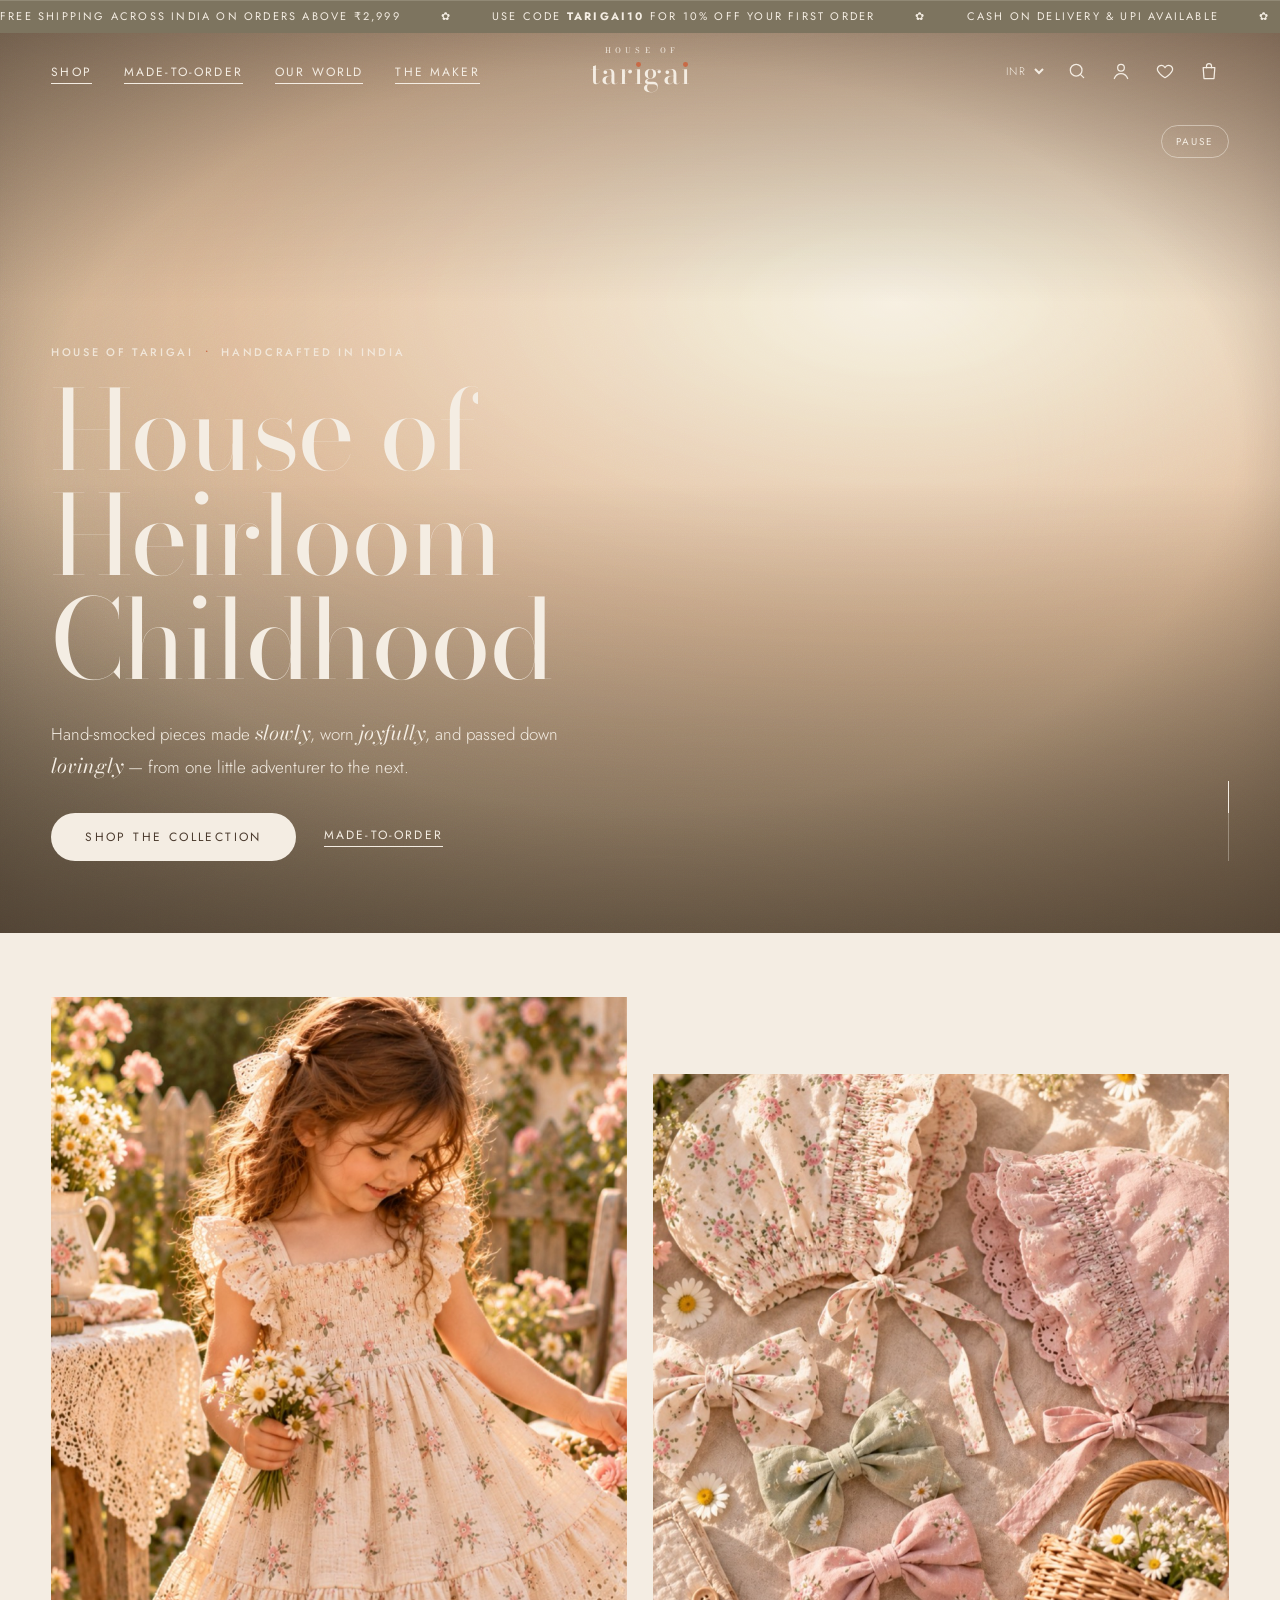
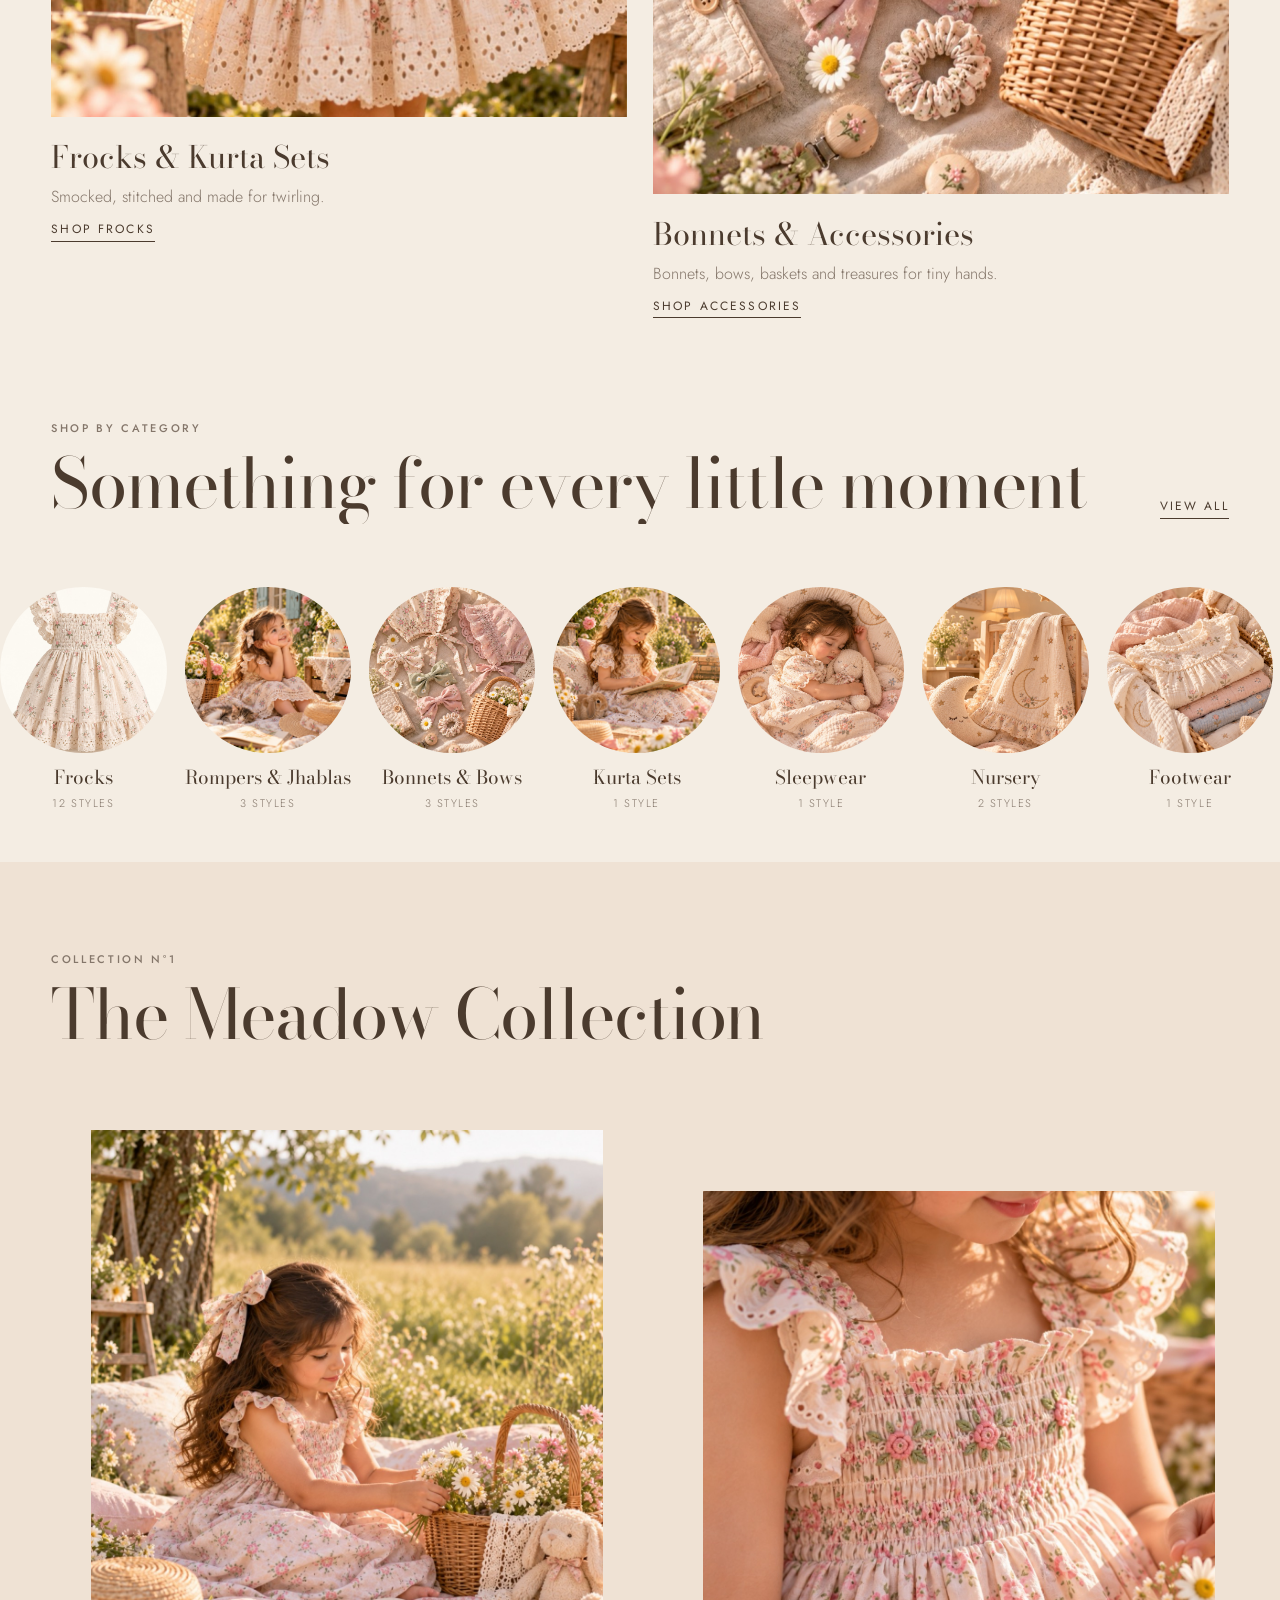
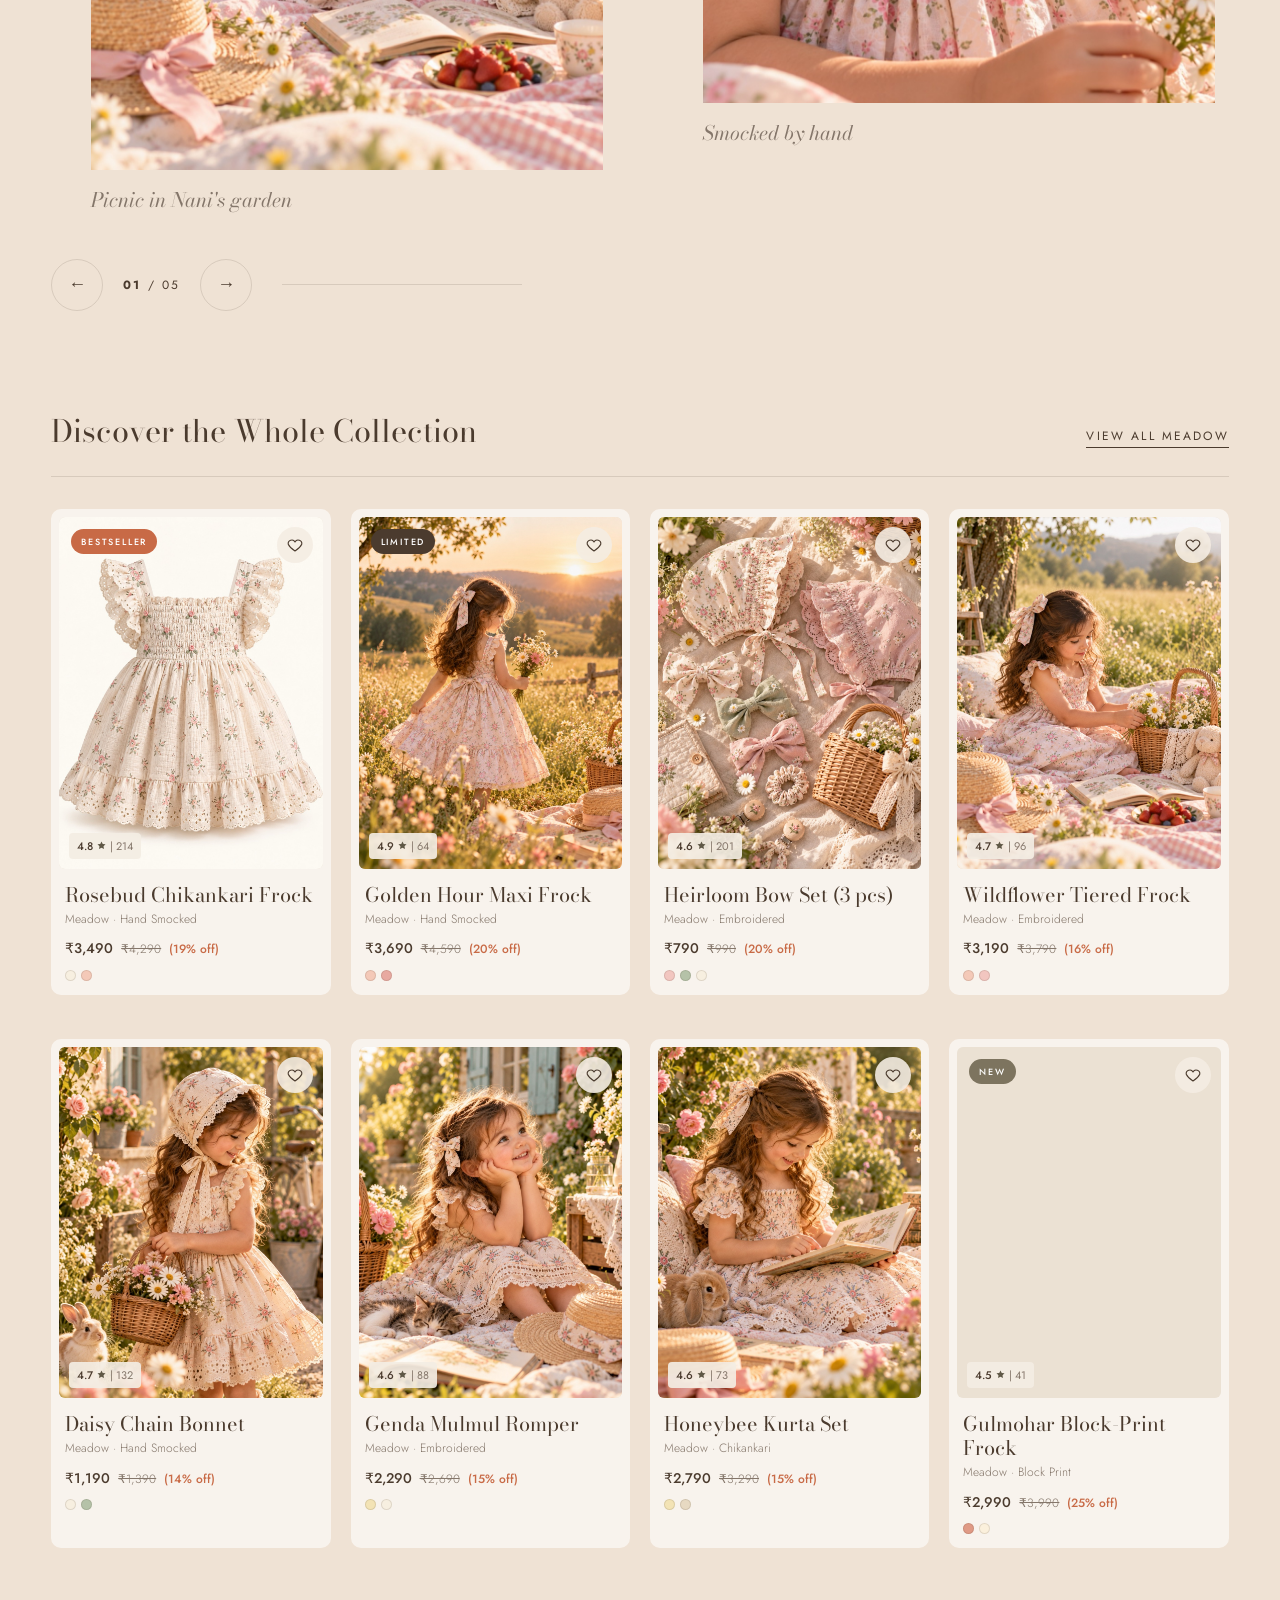
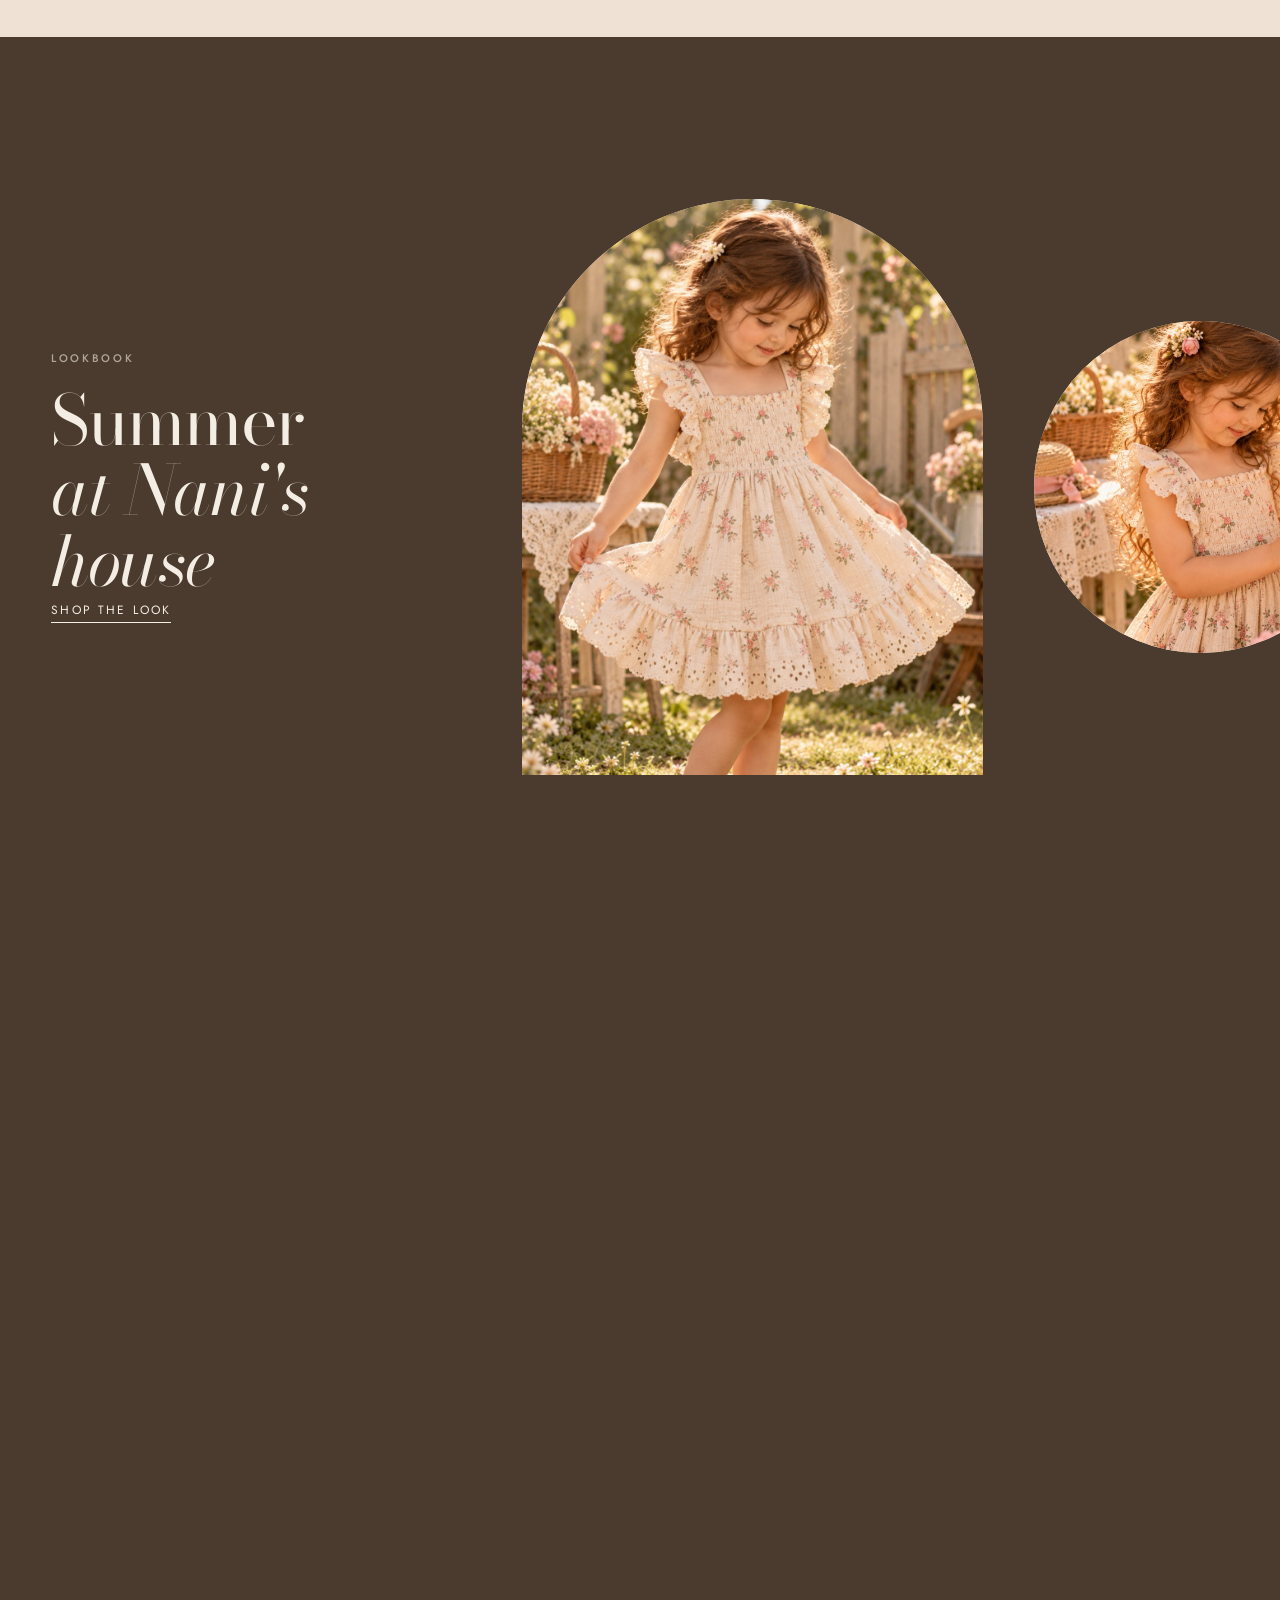
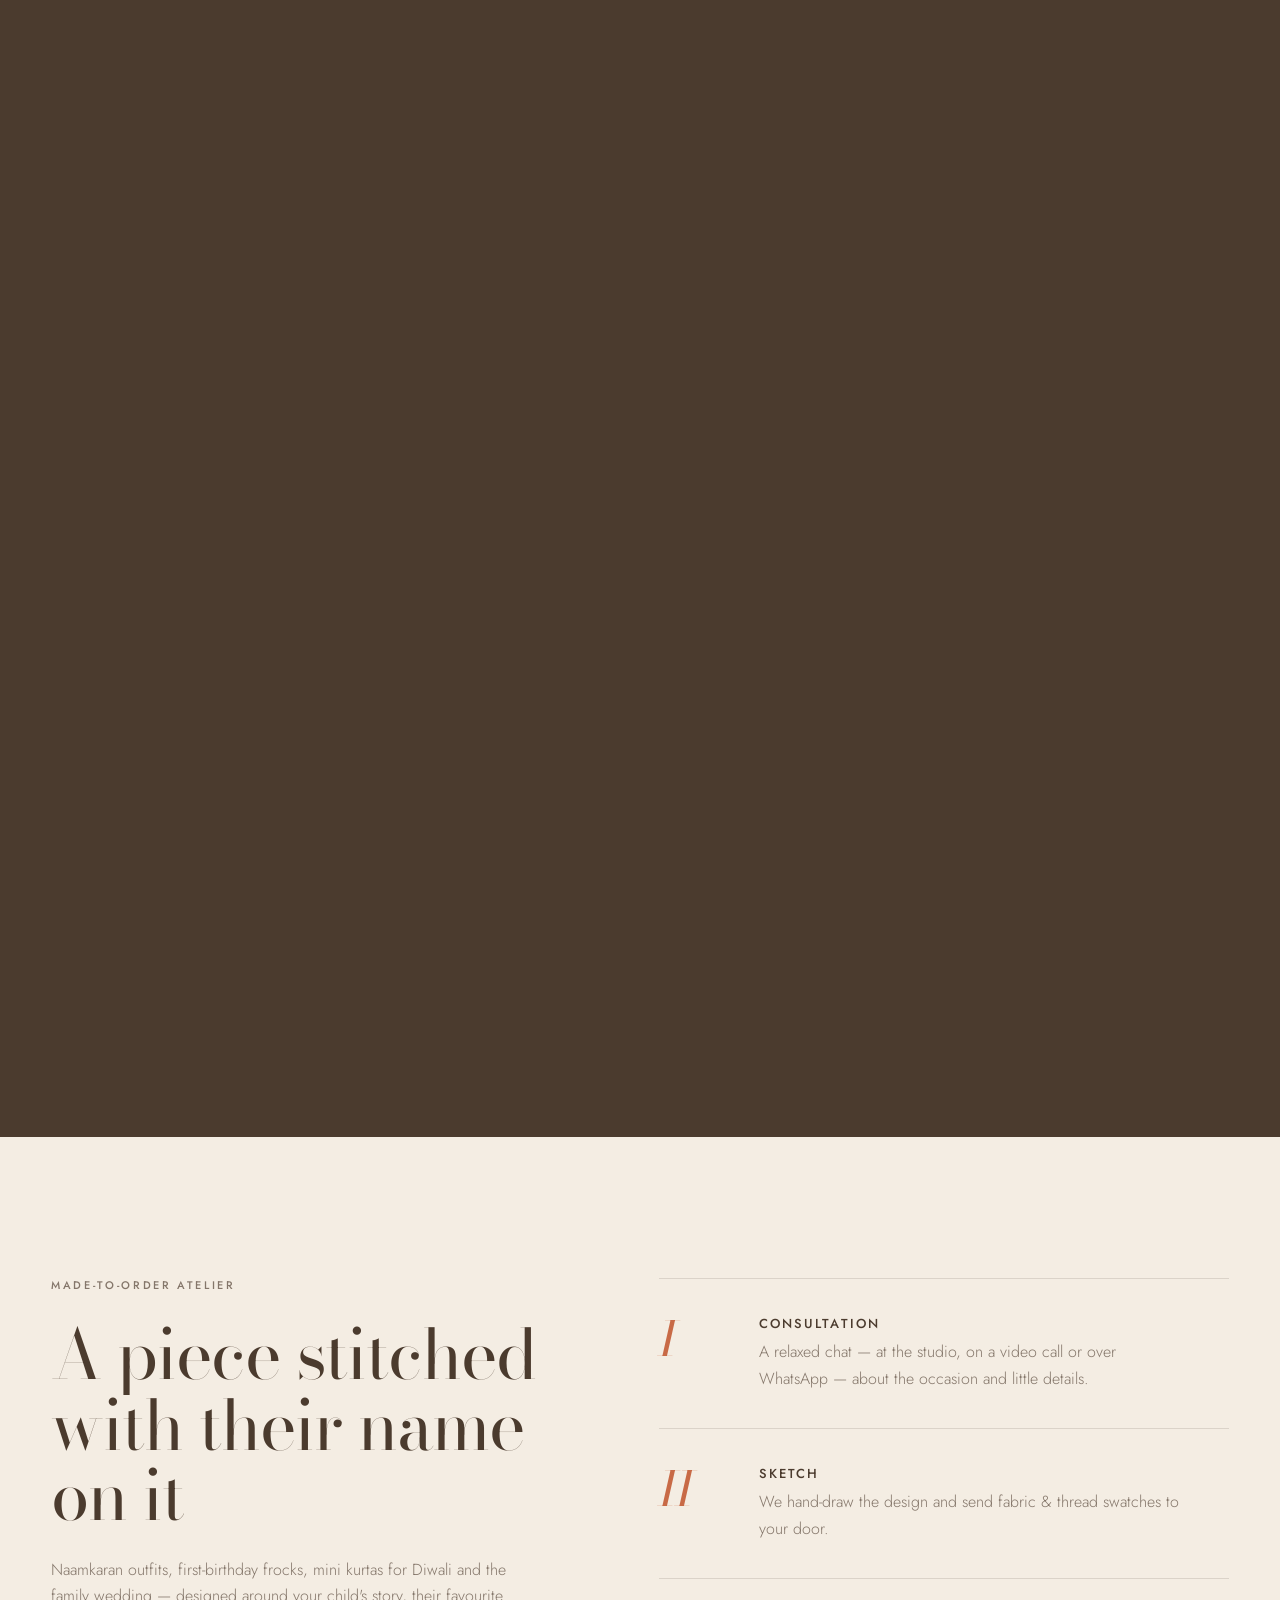
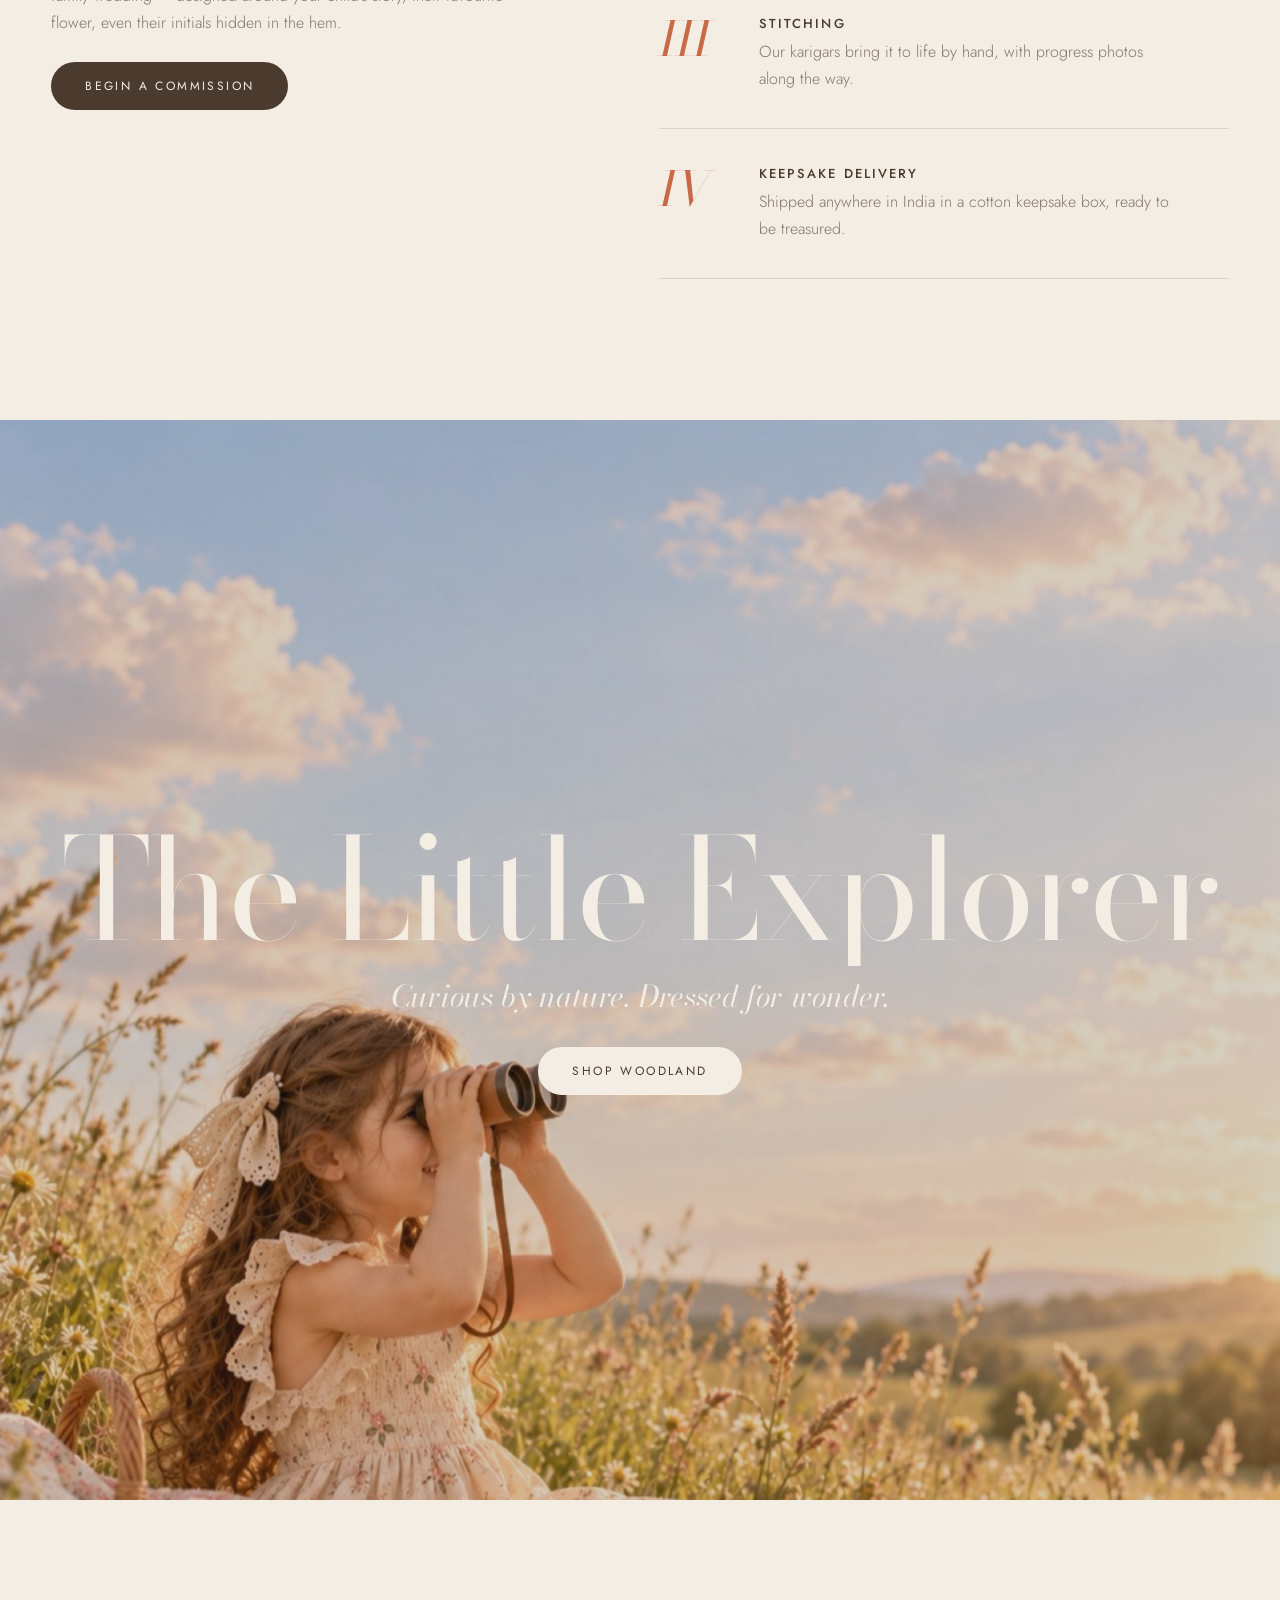
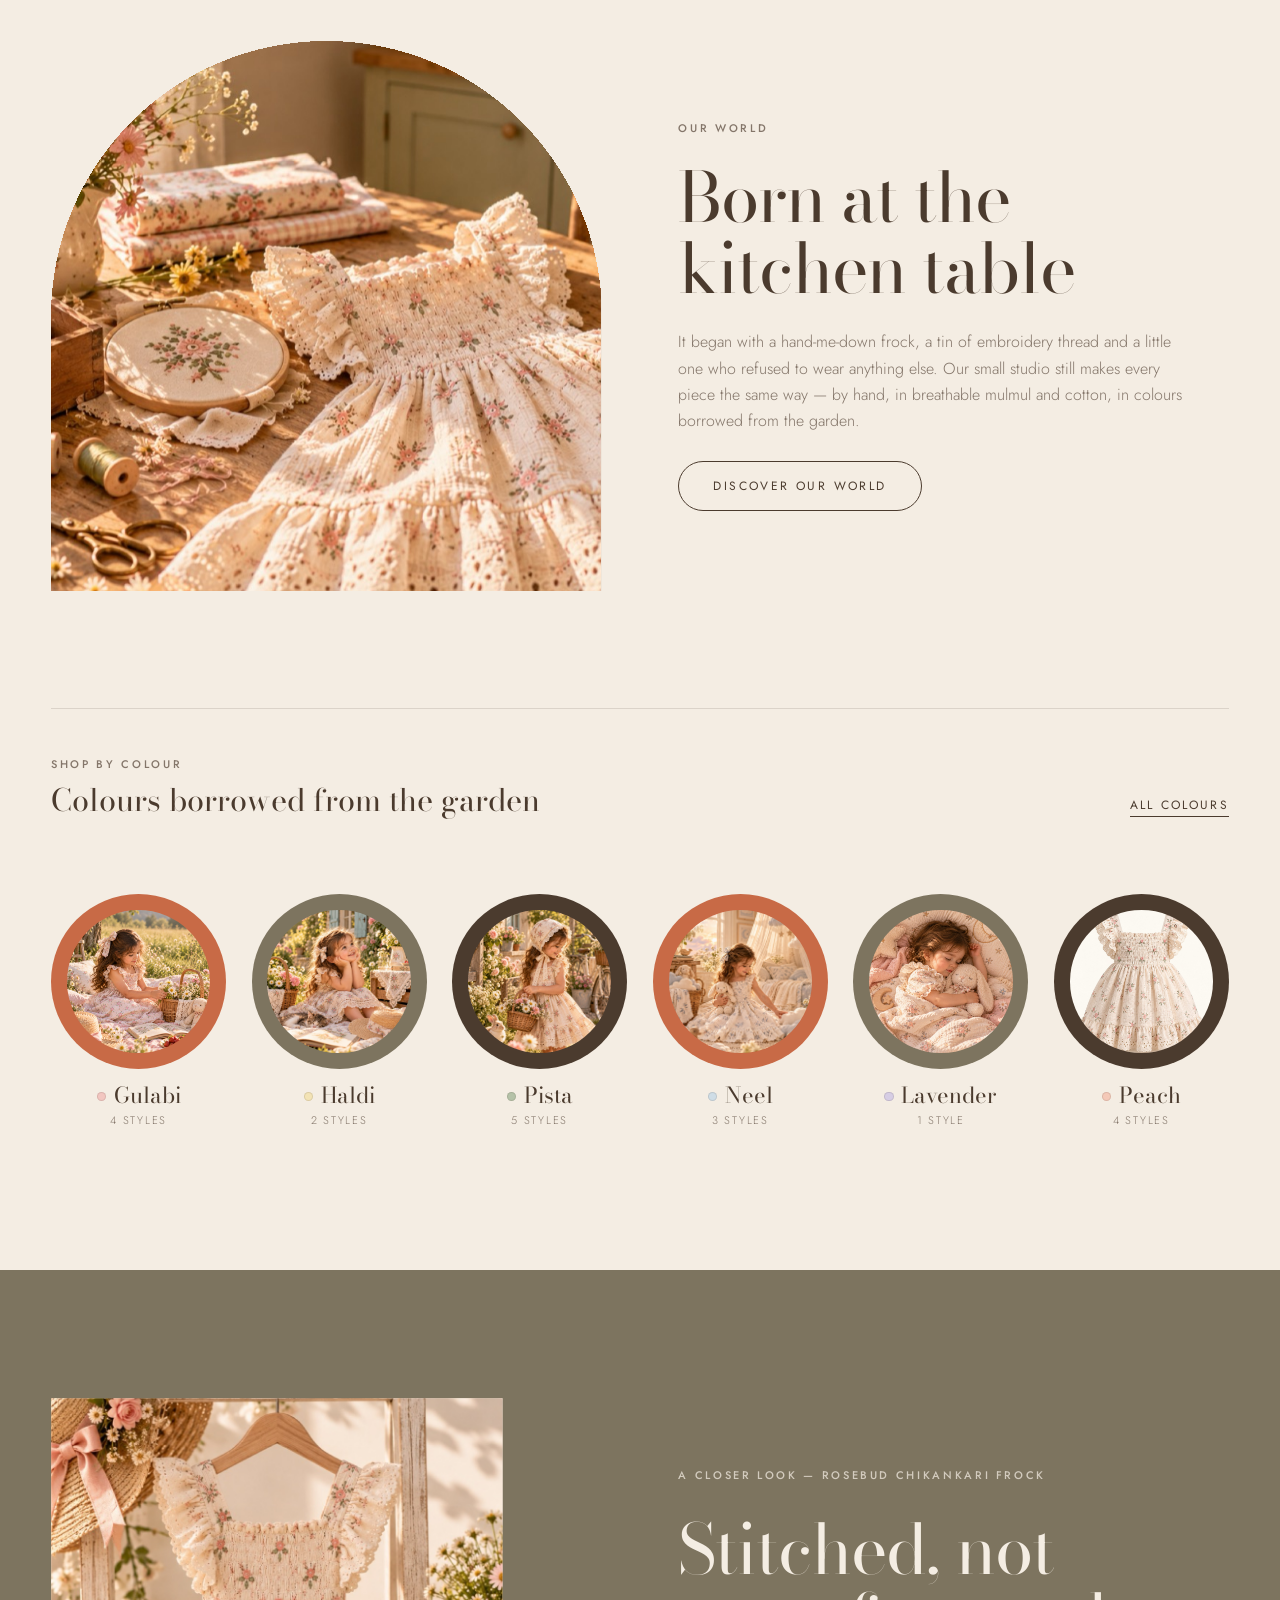
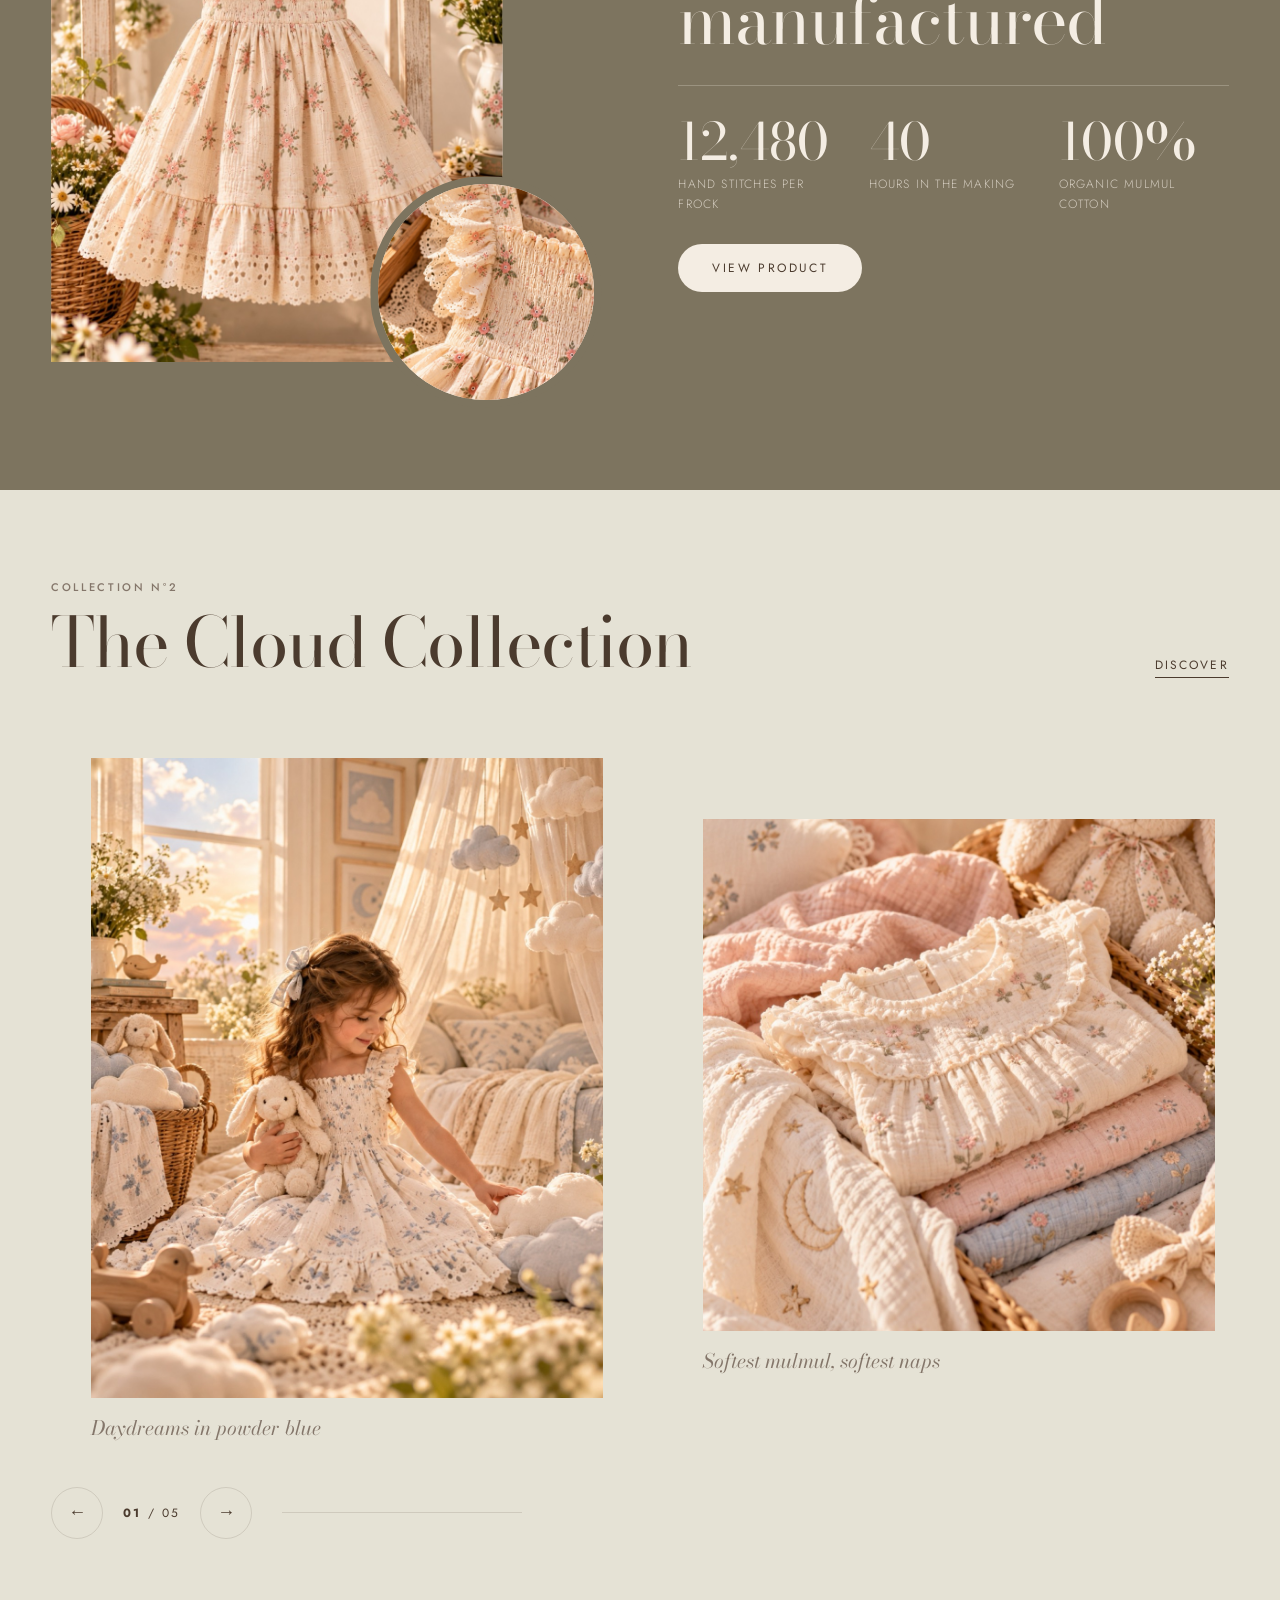
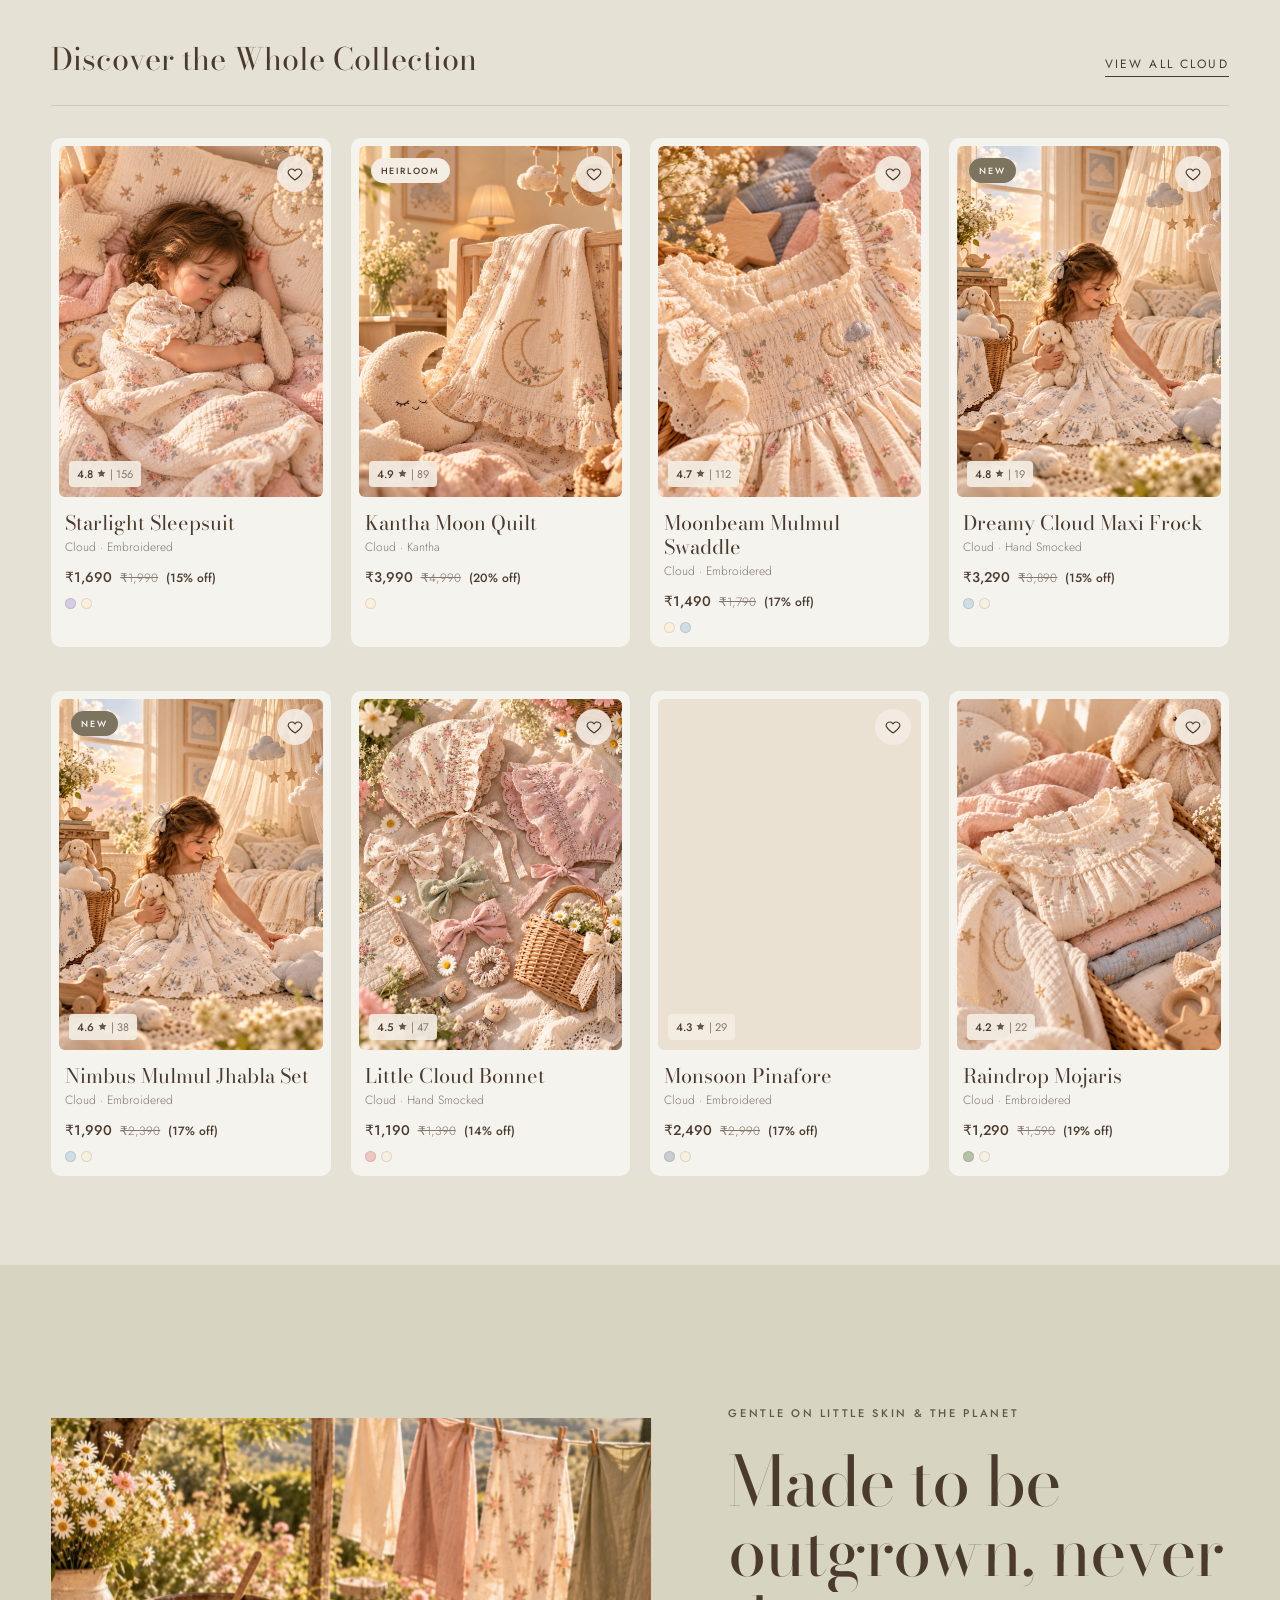
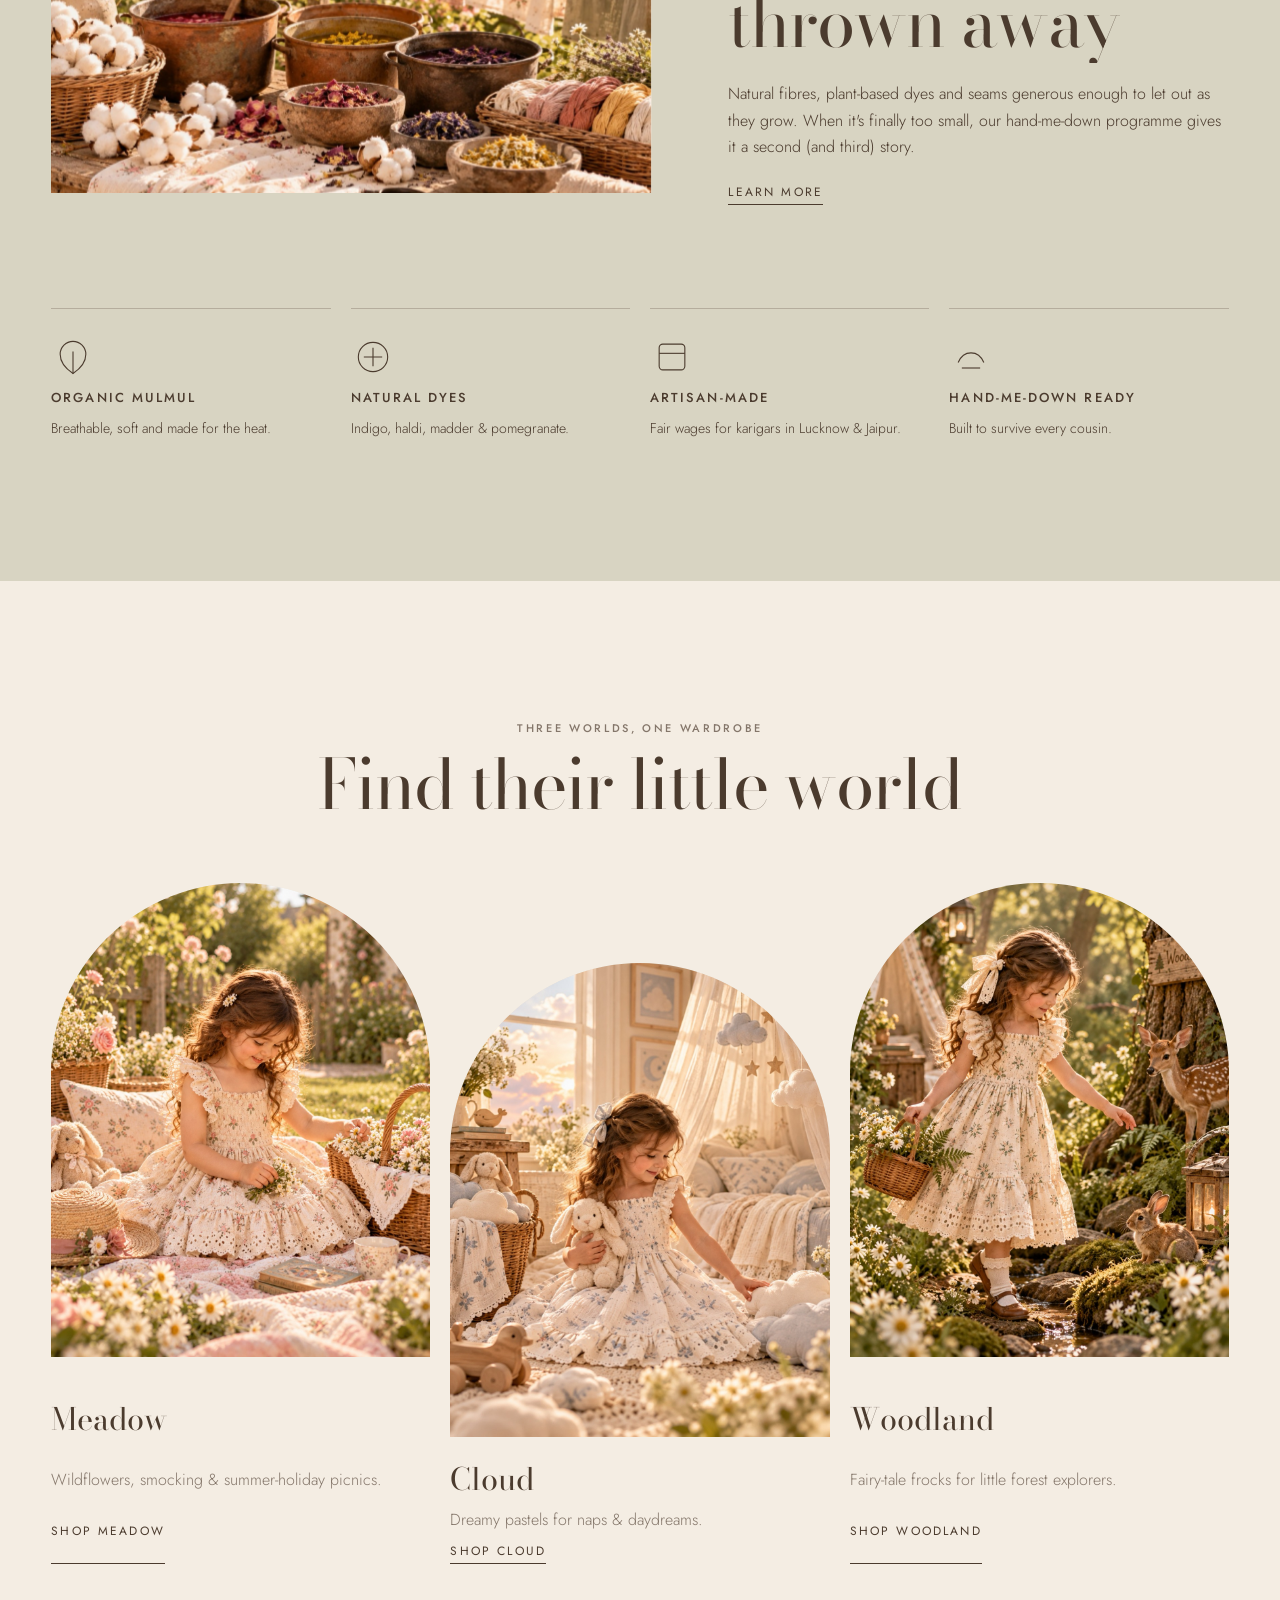
<file: index.html>
<!doctype html>
<html lang="en">
<head>
  <meta charset="utf-8">
  <meta name="viewport" content="width=device-width, initial-scale=1">
  <link rel="icon" href="data:image/svg+xml,%3Csvg xmlns=%27http://www.w3.org/2000/svg%27 viewBox=%270 0 32 32%27%3E%3Ccircle cx=%2716%27 cy=%2716%27 r=%2716%27 fill=%27%237D745F%27/%3E%3Ctext x=%2716%27 y=%2722%27 font-size=%2720%27 text-anchor=%27middle%27 font-family=%27Didot,Georgia%27 fill=%27%23f4ede3%27%3Et%3C/text%3E%3C/svg%3E">
  <title>House of Tarigai — Heirloom Clothing for Little Ones</title>
  <meta name="description" content="Hand-smocked, hand-embroidered heirloom clothing for children. Handcrafted in India in small batches.">
  <link rel="preconnect" href="https://fonts.googleapis.com">
  <link rel="preconnect" href="https://fonts.gstatic.com" crossorigin>
  <link href="https://fonts.googleapis.com/css2?family=Bodoni+Moda:ital,opsz,wght@0,6..96,400;0,6..96,500;1,6..96,400&family=Jost:wght@300;400;500&display=swap" rel="stylesheet">
  <link rel="stylesheet" href="css/styles.css">
  <link rel="stylesheet" href="css/shop.css">
</head>
<body class="is-loading" data-page="home">
  <a class="skip-link" href="#main">Skip to content</a>

  <div class="loader" aria-hidden="true">
    <div class="loader__inner">
      <span class="loader__mono"><i>t</i></span>
      <p class="loader__brand logo"><small class="loader__house"><span style="--i:0">H</span><span style="--i:1">o</span><span style="--i:2">u</span><span style="--i:3">s</span><span style="--i:4">e</span><span style="--i:5">&nbsp;</span><span style="--i:6">o</span><span style="--i:7">f</span></small><b class="w"><span style="--i:0">t</span><span style="--i:1">a</span><span style="--i:2">r</span><span class="dot" style="--i:3"><i>ı</i></span><span style="--i:4">g</span><span style="--i:5">a</span><span class="dot" style="--i:6"><i>ı</i></span></b></p>
      <p class="loader__tag">Crafted with care · Made in India</p>
      <span class="loader__bar"></span>
    </div>
  </div>

  <div data-header></div>

  <main id="main">
    <!-- HERO -->
    <section class="hero" data-hold>
      <div class="hero__media">
        <div class="hero__fallback" aria-hidden="true">
          <span class="petal p1"></span><span class="petal p2"></span><span class="petal p3"></span>
          <span class="petal p4"></span><span class="petal p5"></span><span class="petal p6"></span>
        </div>
        <div class="hero__film">
          <video class="hero__video" autoplay muted loop playsinline preload="auto" poster="assets/images/hero-poster.jpg">
            <source src="assets/video/hero.mp4" type="video/mp4">
          </video>
        </div>
        <div class="hero__glow" aria-hidden="true"></div>
        <div class="hero__zoomblur" aria-hidden="true"></div>
        <div class="hero__tint" aria-hidden="true"></div>
        <div class="hero__grain" aria-hidden="true"></div>
        <div class="hero__vignette" aria-hidden="true"></div>
        <div class="hero__shade"></div>
      </div>
      <div class="hero__content">
        <p class="eyebrow reveal-up">House of Tarigai <span class="dot">•</span> Handcrafted in India</p>
        <h1 class="hero__title split">House of Heirloom Childhood</h1>
        <p class="hero__lede reveal-up">Hand-smocked pieces made <em>slowly</em>, worn <em>joyfully</em>, and passed down <em>lovingly</em> — from one little adventurer to the next.</p>
        <div class="hero__ctas reveal-up">
          <a href="shop.html" class="btn btn--light magnetic">Shop the Collection</a>
          <a href="bespoke.html" class="link-u">Made-to-Order</a>
        </div>
      </div>
      <a href="#categories" class="hero__scroll" aria-label="Scroll down"><span></span></a>
      <button class="hero__sound" aria-label="Pause background video">Pause</button>
    </section>

    <!-- CATEGORY TILES -->
    <section class="cats" id="categories">
      <a href="shop.html?category=Frocks" class="cat" data-cursor="Explore">
        <div class="media media--tall reveal-clip parallax" data-src="assets/images/cat-dresses.jpg" data-tone="blush"></div>
        <div class="cat__text"><h3 class="h3">Frocks &amp; Kurta Sets</h3><p>Smocked, stitched and made for twirling.</p><span class="link-u">Shop Frocks</span></div>
      </a>
      <a href="shop.html?category=Bonnets%20%26%20Bows" class="cat" data-cursor="Explore">
        <div class="media media--tall reveal-clip parallax" data-src="assets/images/cat-accessories.jpg" data-tone="sage"></div>
        <div class="cat__text"><h3 class="h3">Bonnets &amp; Accessories</h3><p>Bonnets, bows, baskets and treasures for tiny hands.</p><span class="link-u">Shop Accessories</span></div>
      </a>
    </section>

    <!-- CATEGORY STRIP -->
    <section class="catstrip">
      <div class="section-head"><p class="eyebrow reveal-up">Shop by Category</p><h2 class="h2 split">Something for every little moment</h2><a href="shop.html" class="link-u reveal-up">View all</a></div>
      <div class="catstrip__row" data-catstrip></div>
    </section>

    <!-- COLLECTION 1 -->
    <section class="collection" data-collection="meadow">
      <div class="section-head">
        <p class="eyebrow reveal-up">Collection N°1</p>
        <h2 class="h2 split">The Meadow Collection</h2>
        <a href="shop.html?collection=meadow" class="link-u reveal-up">Discover</a>
      </div>
      <div class="slider" data-slider data-slides="meadow"></div>
      <div class="subhead"><h3 class="h3 reveal-up">Discover the Whole Collection</h3><a href="shop.html?collection=meadow" class="link-u reveal-up">View all Meadow</a></div>
      <div class="pgrid" data-grid="meadow"></div>
    </section>

    <!-- HORIZONTAL GALLERY -->
    <section class="hgallery" aria-label="Lookbook">
      <div class="hgallery__sticky">
        <div class="hgallery__track">
          <div class="hgallery__intro"><p class="eyebrow">Lookbook</p><h2 class="h2">Summer<br><em>at Nani's house</em></h2><a href="shop.html?sort=new" class="link-u">Shop the look</a></div>
          <div class="media hgallery__item" data-src="assets/images/look-1.jpg" data-tone="butter"></div>
          <div class="media hgallery__item hgallery__item--sm" data-src="assets/images/look-2.jpg" data-tone="sky"></div>
          <div class="media hgallery__item" data-src="assets/images/look-3.jpg" data-tone="blush"></div>
          <div class="media hgallery__item hgallery__item--sm" data-src="assets/images/look-4.jpg" data-tone="sage"></div>
          <div class="media hgallery__item" data-src="assets/images/insta-9.jpg" data-tone="butter"></div>
        </div>
      </div>
    </section>

    <!-- BESPOKE -->
    <section class="bespoke" id="bespoke">
      <div class="bespoke__intro">
        <p class="eyebrow reveal-up">Made-to-Order Atelier</p>
        <h2 class="h2 split">A piece stitched with their name on it</h2>
        <p class="reveal-up">Naamkaran outfits, first-birthday frocks, mini kurtas for Diwali and the family wedding — designed around your child's story, their favourite flower, even their initials hidden in the hem.</p>
        <a href="bespoke.html" class="btn btn--dark magnetic reveal-up">Begin a Commission</a>
      </div>
      <ol class="steps">
        <li class="step reveal-up"><span class="step__num">I</span><h4>Consultation</h4><p>A relaxed chat — at the studio, on a video call or over WhatsApp — about the occasion and little details.</p></li>
        <li class="step reveal-up"><span class="step__num">II</span><h4>Sketch</h4><p>We hand-draw the design and send fabric &amp; thread swatches to your door.</p></li>
        <li class="step reveal-up"><span class="step__num">III</span><h4>Stitching</h4><p>Our karigars bring it to life by hand, with progress photos along the way.</p></li>
        <li class="step reveal-up"><span class="step__num">IV</span><h4>Keepsake Delivery</h4><p>Shipped anywhere in India in a cotton keepsake box, ready to be treasured.</p></li>
      </ol>
    </section>

    <!-- FULL BLEED -->
    <section class="bleed">
      <div class="media bleed__media parallax-strong" data-src="assets/images/bleed-explorer.jpg" data-tone="sky"></div>
      <div class="bleed__text"><h2 class="display split">The Little Explorer</h2><p class="reveal-up">Curious by nature. Dressed for wonder.</p><a href="shop.html?collection=woodland" class="btn btn--light magnetic reveal-up">Shop Woodland</a></div>
    </section>

    <!-- ORIGIN -->
    <section class="origin" id="world">
      <div class="media media--square reveal-clip parallax" data-src="assets/images/origin-studio.jpg" data-tone="butter"></div>
      <div class="origin__text">
        <p class="eyebrow reveal-up">Our World</p>
        <h2 class="h2 split">Born at the kitchen table</h2>
        <p class="reveal-up">It began with a hand-me-down frock, a tin of embroidery thread and a little one who refused to wear anything else. Our small studio still makes every piece the same way — by hand, in breathable mulmul and cotton, in colours borrowed from the garden.</p>
        <a href="our-world.html" class="btn btn--line magnetic reveal-up">Discover our World</a>
      </div>
      <div class="swatches-head"><div><p class="eyebrow reveal-up">Shop by colour</p><h3 class="h3 split">Colours borrowed from the garden</h3></div><a href="shop.html" class="link-u reveal-up">All colours</a></div>
      <ul class="swatches" data-swatches></ul>
    </section>

    <!-- CLOSER LOOK -->
    <section class="closer">
      <div class="closer__media">
        <div class="media media--tall reveal-clip" data-src="assets/images/closer-1.jpg" data-tone="blush"></div>
        <div class="media closer__float reveal-clip" data-src="assets/images/closer-detail.jpg" data-tone="butter"></div>
      </div>
      <div class="closer__text">
        <p class="eyebrow reveal-up">A Closer Look — Rosebud Chikankari Frock</p>
        <h2 class="h2 split">Stitched, not manufactured</h2>
        <div class="stats">
          <div class="stat reveal-up"><b class="js-count" data-to="12480">0</b><span>hand stitches per frock</span></div>
          <div class="stat reveal-up"><b class="js-count" data-to="40">0</b><span>hours in the making</span></div>
          <div class="stat reveal-up"><b><span class="js-count" data-to="100">0</span>%</b><span>organic mulmul cotton</span></div>
        </div>
        <a href="product.html?id=rosebud-chikankari-frock" class="btn btn--dark magnetic reveal-up">View product</a>
      </div>
    </section>

    <!-- COLLECTION 2 -->
    <section class="collection collection--alt" data-collection="cloud">
      <div class="section-head">
        <p class="eyebrow reveal-up">Collection N°2</p>
        <h2 class="h2 split">The Cloud Collection</h2>
        <a href="shop.html?collection=cloud" class="link-u reveal-up">Discover</a>
      </div>
      <div class="slider" data-slider data-slides="cloud"></div>
      <div class="subhead"><h3 class="h3 reveal-up">Discover the Whole Collection</h3><a href="shop.html?collection=cloud" class="link-u reveal-up">View all Cloud</a></div>
      <div class="pgrid" data-grid="cloud"></div>
    </section>

    <!-- SUSTAINABILITY -->
    <section class="sustain">
      <div class="sustain__top">
        <div class="media media--wide reveal-clip parallax" data-src="assets/images/sustain.jpg" data-tone="sage"></div>
        <div class="sustain__text">
          <p class="eyebrow reveal-up">Gentle on Little Skin &amp; the Planet</p>
          <h2 class="h2 split">Made to be outgrown, never thrown away</h2>
          <p class="reveal-up">Natural fibres, plant-based dyes and seams generous enough to let out as they grow. When it's finally too small, our hand-me-down programme gives it a second (and third) story.</p>
          <a href="our-world.html#sustainability" class="link-u reveal-up">Learn More</a>
        </div>
      </div>
      <ul class="features">
        <li class="feature reveal-up"><svg viewBox="0 0 48 48"><path d="M24 42c-9-6-14-13-14-21a14 14 0 0 1 28 0c0 8-5 15-14 21Z"/><path d="M24 42V18"/></svg><h4>Organic Mulmul</h4><p>Breathable, soft and made for the heat.</p></li>
        <li class="feature reveal-up"><svg viewBox="0 0 48 48"><circle cx="24" cy="24" r="16"/><path d="M14 24h20M24 14v20"/></svg><h4>Natural Dyes</h4><p>Indigo, haldi, madder &amp; pomegranate.</p></li>
        <li class="feature reveal-up"><svg viewBox="0 0 48 48"><rect x="10" y="10" width="28" height="28" rx="4"/><path d="M10 20h28"/></svg><h4>Artisan-Made</h4><p>Fair wages for karigars in Lucknow &amp; Jaipur.</p></li>
        <li class="feature reveal-up"><svg viewBox="0 0 48 48"><path d="M10 30c6-14 22-14 28 0"/><path d="M14 36h20"/></svg><h4>Hand-me-down Ready</h4><p>Built to survive every cousin.</p></li>
      </ul>
    </section>

    <!-- THREE WORLDS -->
    <section class="worlds">
      <div class="section-head section-head--center"><p class="eyebrow reveal-up">Three Worlds, One Wardrobe</p><h2 class="h2 split">Find their little world</h2></div>
      <div class="worlds__grid" data-worlds></div>
    </section>

    <!-- HERITAGE -->
    <section class="heritage" id="heritage">
      <div class="media heritage__media parallax-strong" data-src="assets/images/heritage.jpg" data-tone="butter"></div>
      <div class="heritage__card">
        <p class="eyebrow reveal-up">Since Nani's Sewing Box</p>
        <h2 class="h2 split">Three generations of stitches</h2>
        <p class="reveal-up">The techniques we use were taught at a grandmother's knee — chikankari, kantha, smocking and hand-rolled hems — and we're keeping them alive one little garment at a time.</p>
        <a href="the-maker.html" class="btn btn--line magnetic reveal-up">Meet the Maker</a>
        <ol class="timeline">
          <li class="reveal-up"><b>1968</b><span>Nani stitches her first jhabla in Lucknow.</span></li>
          <li class="reveal-up"><b>1994</b><span>Her daughter learns smocking at the same table.</span></li>
          <li class="reveal-up"><b>2024</b><span>House of Tarigai opens its doors.</span></li>
        </ol>
      </div>
    </section>

    <!-- INSTAGRAM -->
    <section class="insta">
      <div class="section-head section-head--center"><p class="eyebrow reveal-up">@houseoftarigai</p><h2 class="h2 split">Tiny moments, shared</h2><a href="#" class="link-u reveal-up">Follow on Instagram</a></div>
      <div class="marquee" data-marquee><div class="marquee__track"></div></div>
    </section>

    <!-- PRESS -->
    <section class="press">
      <p class="eyebrow">Loved by the loveliest little shops</p>
      <ul class="press__list"><li>The Little Edit</li><li>Mumbai Mums</li><li>Kids Couture India</li><li>Nursery Notes</li></ul>
    </section>
  </main>

  <div data-footer></div>
  <script src="js/data.js"></script>
  <script src="js/core.js"></script>
  <script src="js/home.js"></script>
</body>
</html>
</file>
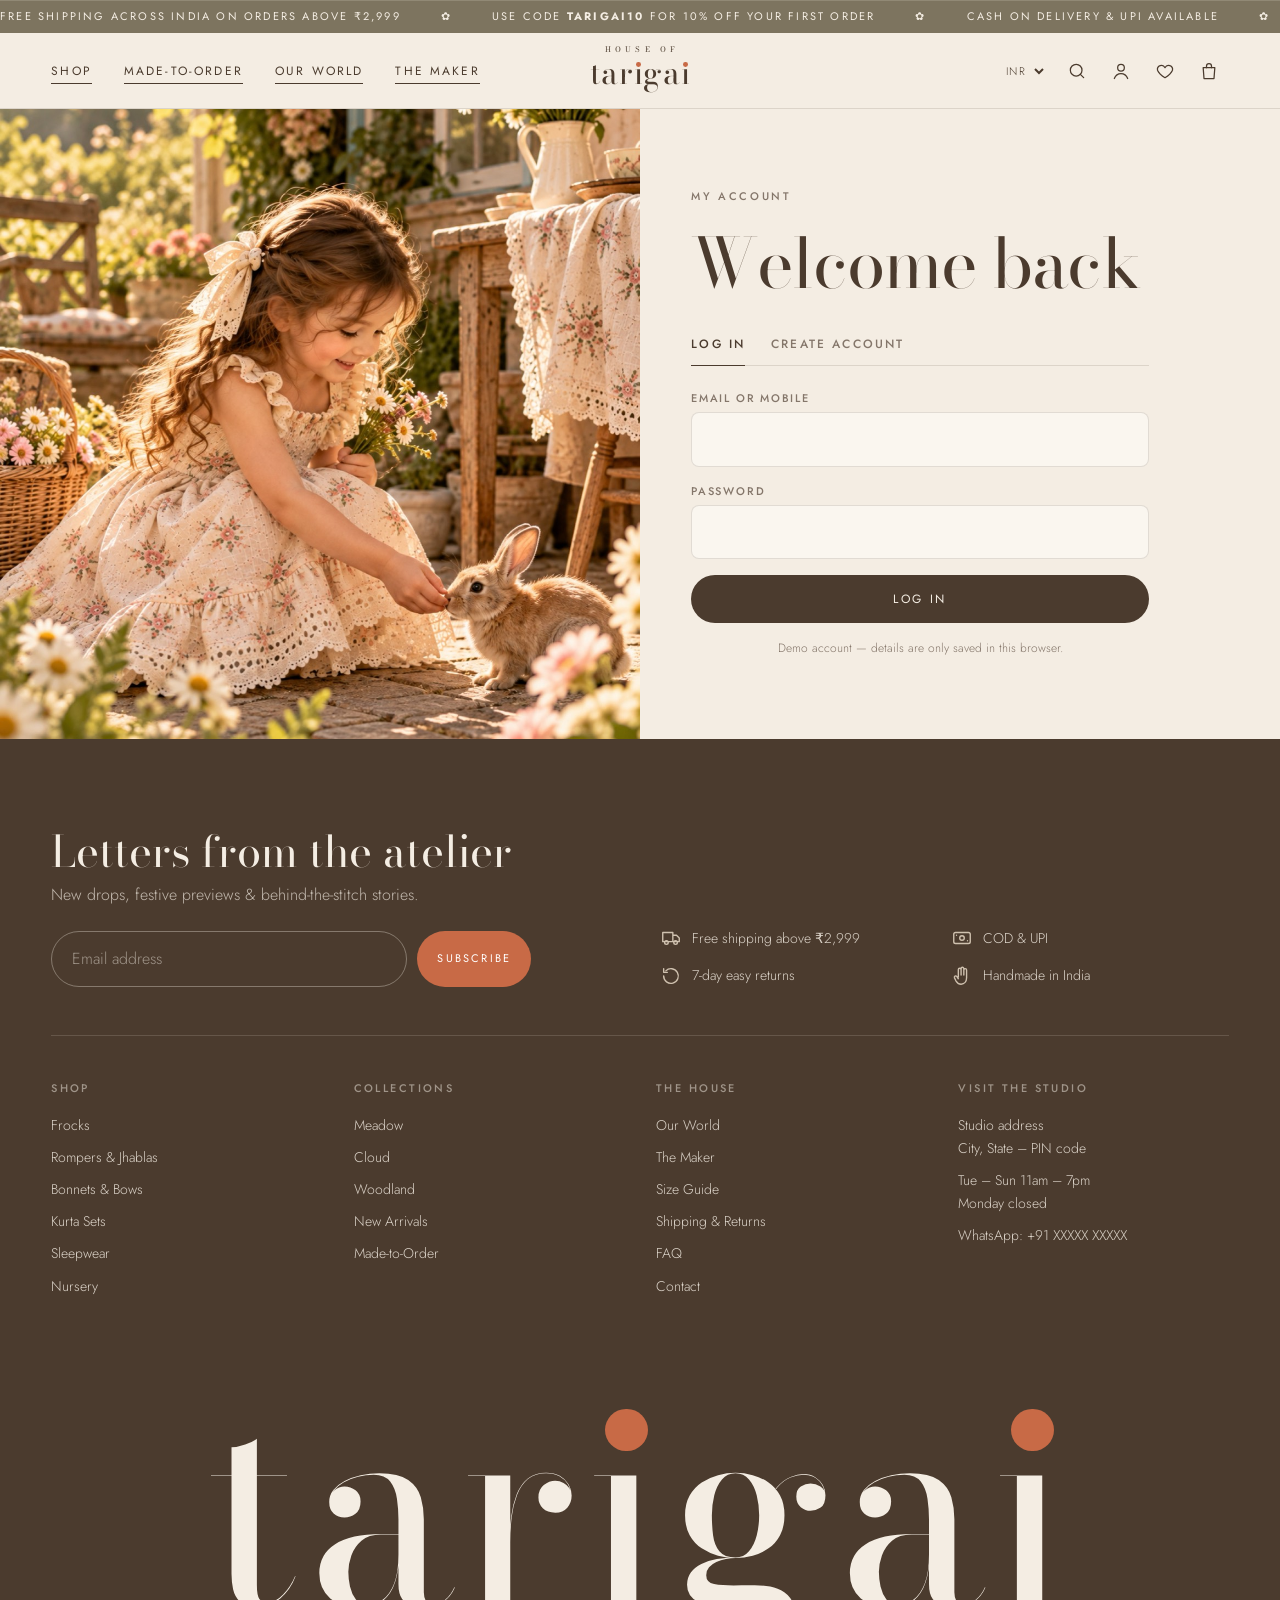
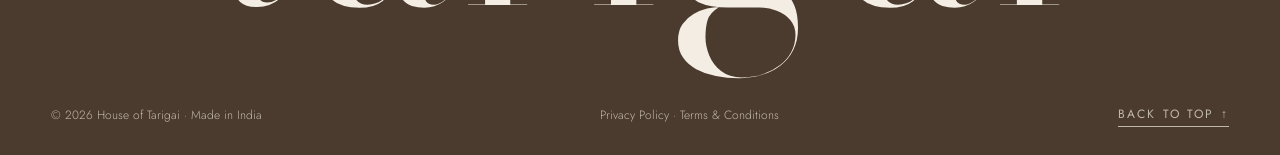
<file: account.html>
<!doctype html>
<html lang="en">
<head>
  <meta charset="utf-8">
  <meta name="viewport" content="width=device-width, initial-scale=1">
  <link rel="icon" href="data:image/svg+xml,%3Csvg xmlns=%27http://www.w3.org/2000/svg%27 viewBox=%270 0 32 32%27%3E%3Ccircle cx=%2716%27 cy=%2716%27 r=%2716%27 fill=%27%237D745F%27/%3E%3Ctext x=%2716%27 y=%2722%27 font-size=%2720%27 text-anchor=%27middle%27 font-family=%27Didot,Georgia%27 fill=%27%23f4ede3%27%3Et%3C/text%3E%3C/svg%3E">
  <title>My Account — House of Tarigai</title>
  <link rel="preconnect" href="https://fonts.googleapis.com">
  <link rel="preconnect" href="https://fonts.gstatic.com" crossorigin>
  <link href="https://fonts.googleapis.com/css2?family=Bodoni+Moda:ital,opsz,wght@0,6..96,400;0,6..96,500;1,6..96,400&family=Jost:wght@300;400;500&display=swap" rel="stylesheet">
  <link rel="stylesheet" href="css/styles.css">
  <link rel="stylesheet" href="css/shop.css">
</head>
<body data-page="account">
  <a class="skip-link" href="#main">Skip to content</a>
  <div data-header></div>
  <main id="main" class="js-account"></main>
  <div data-footer></div>
  <script src="js/data.js"></script>
  <script src="js/core.js"></script>
  <script>
    /* Demo account: stored on this device only */
    (() => {
      const { $, $$, esc } = LB;
      const root = $('.js-account');
      let tab = location.hash === '#orders' ? 'orders' : 'orders';
      let authTab = 'login';

      const auth = () => {
        root.innerHTML = `<section class="auth">
          <div class="media" data-src="assets/images/insta-7.jpg" data-tone="blush"></div>
          <div class="auth__panel">
            <p class="eyebrow">My Account</p>
            <h1 class="h2">${authTab === 'login' ? 'Welcome back' : 'Join the family'}</h1>
            <div class="tabs"><button data-auth="login" class="${authTab === 'login' ? 'is-on' : ''}">Log in</button><button data-auth="signup" class="${authTab === 'signup' ? 'is-on' : ''}">Create account</button></div>
            <form class="form js-auth" novalidate>
              ${authTab === 'signup' ? '<label class="field"><span>Your name</span><input name="name" required autocomplete="name"></label>' : ''}
              <label class="field"><span>Email or mobile</span><input name="email" required autocomplete="username"></label>
              <label class="field"><span>Password</span><input name="password" type="password" required minlength="6" autocomplete="${authTab === 'login' ? 'current-password' : 'new-password'}"></label>
              <button class="btn btn--dark btn--block">${authTab === 'login' ? 'Log in' : 'Create account'}</button>
              <p class="demo-note">Demo account — details are only saved in this browser.</p>
            </form>
          </div></section>`;
        LB.initMedia(root);
      };

      const dash = user => {
        const orders = LB.get('orders', []), addr = LB.get('address', null);
        const panel = {
          orders: orders.length ? orders.map(o => `<div class="order">
              <div class="order__head"><span>Order <b>${o.id}</b> · ${new Date(o.date).toLocaleDateString('en-IN', { day: 'numeric', month: 'short', year: 'numeric' })}</span><span class="status">Confirmed · arriving ${new Date(o.eta).toLocaleDateString('en-IN', { day: 'numeric', month: 'short' })}</span></div>
              <div class="order__imgs">${o.items.map(l => { const p = LB.byId(l.id); return p ? `<a href="product.html?id=${p.id}"><img src="${p.images[0]}" alt="${esc(p.name)}"></a>` : ''; }).join('')}</div>
              <div class="order__head"><span>${o.items.reduce((a, l) => a + l.qty, 0)} items · ${o.city || ''}</span><b>${LB.money(o.total)}</b></div></div>`).join('')
            : `<div class="empty"><h3>No orders yet</h3><a href="shop.html" class="btn btn--dark">Start Shopping</a></div>`,
          address: addr ? `<div class="order"><b>${esc(addr.name)}</b><p class="muted">${esc(addr.line1)}${addr.line2 ? ', ' + esc(addr.line2) : ''}<br>${esc(addr.city)}, ${esc(addr.state)} – ${esc(addr.pin)}<br>+91 ${esc(addr.phone)}</p></div>` : '<p class="muted">No saved addresses yet — they\'ll appear here after your first checkout.</p>',
          profile: `<form class="form js-profile" style="max-width:480px"><label class="field"><span>Name</span><input name="name" value="${esc(user.name || '')}"></label><label class="field"><span>Email / mobile</span><input name="email" value="${esc(user.email || '')}"></label><button class="btn btn--dark">Save changes</button></form>`,
        }[tab];
        root.innerHTML = `<nav class="crumbs"><a href="index.html">Home</a><span>Account</span></nav>
          <header class="page-hero"><p class="eyebrow">My Account</p><h1 class="h2">Hello, ${esc((user.name || 'friend').split(' ')[0])} ✿</h1></header>
          <section class="dash">
            <nav>${[['orders', 'My Orders'], ['address', 'Addresses'], ['profile', 'Profile']].map(([k, l]) => `<button data-tab="${k}" class="${tab === k ? 'is-on' : ''}">${l}</button>`).join('')}<a href="wishlist.html" class="link-u" style="margin:12px 16px">Wishlist (${LB.wish().length})</a><button data-logout>Log out</button></nav>
            <div>${panel}</div>
          </section>`;
      };

      const render = () => { const u = LB.get('user', null); u ? dash(u) : auth(); };
      root.addEventListener('click', e => {
        const a = e.target.closest('[data-auth]'); if (a) { authTab = a.dataset.auth; render(); }
        const t = e.target.closest('[data-tab]'); if (t) { tab = t.dataset.tab; render(); }
        if (e.target.closest('[data-logout]')) { LB.set('user', null); LB.toast('Logged out'); render(); }
      });
      root.addEventListener('submit', e => {
        e.preventDefault();
        const f = e.target, data = Object.fromEntries(new FormData(f));
        if (f.matches('.js-auth')) {
          const bad = $$('[required]', f).find(el => !el.value.trim() || !el.checkValidity());
          if (bad) { bad.classList.add('is-invalid'); bad.focus(); return LB.toast(bad.name === 'password' ? 'Password needs at least 6 characters' : 'Please fill in all fields'); }
          LB.set('user', { name: data.name || (LB.get('address', {}) || {}).name || data.email.split('@')[0], email: data.email });
          LB.toast(authTab === 'login' ? 'Welcome back ✿' : 'Account created ✿');
        } else { LB.set('user', data); LB.toast('Profile saved'); }
        render();
      });
      render();
    })();
  </script>
</body>
</html>
</file>
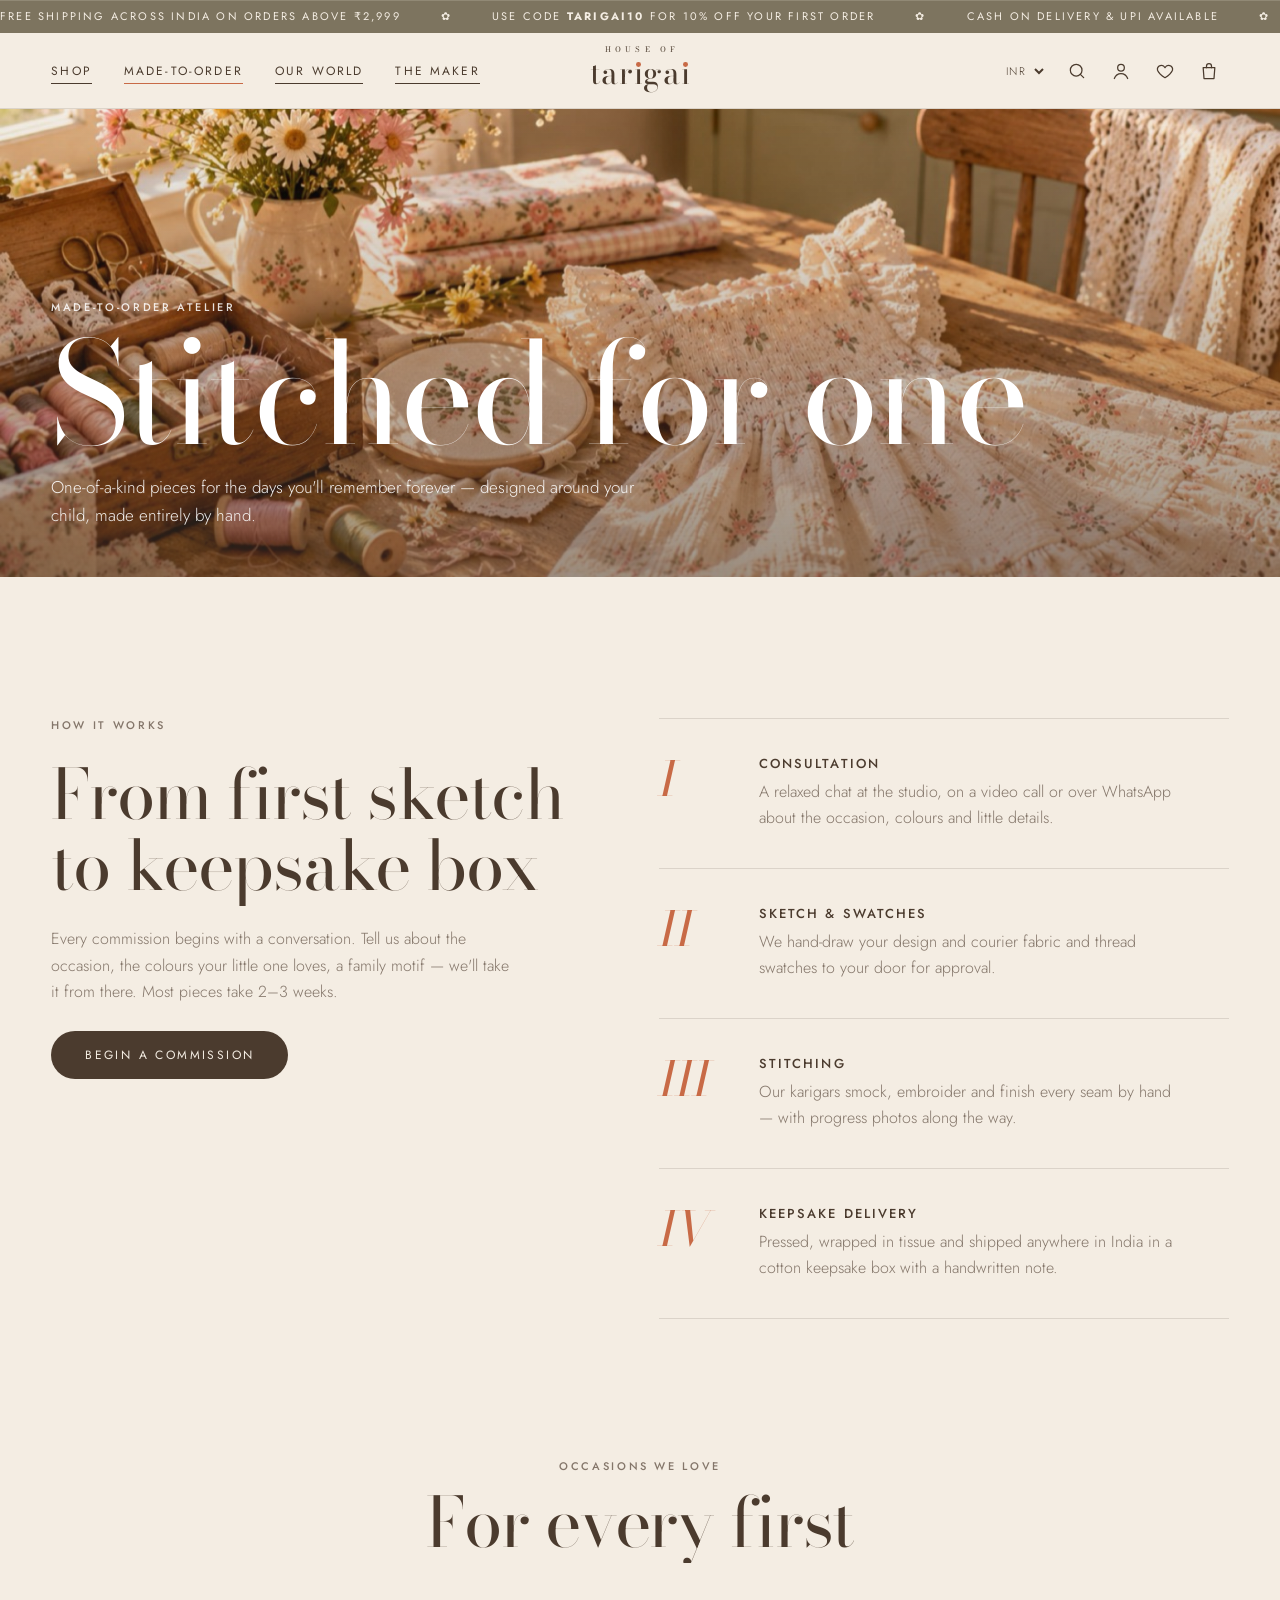
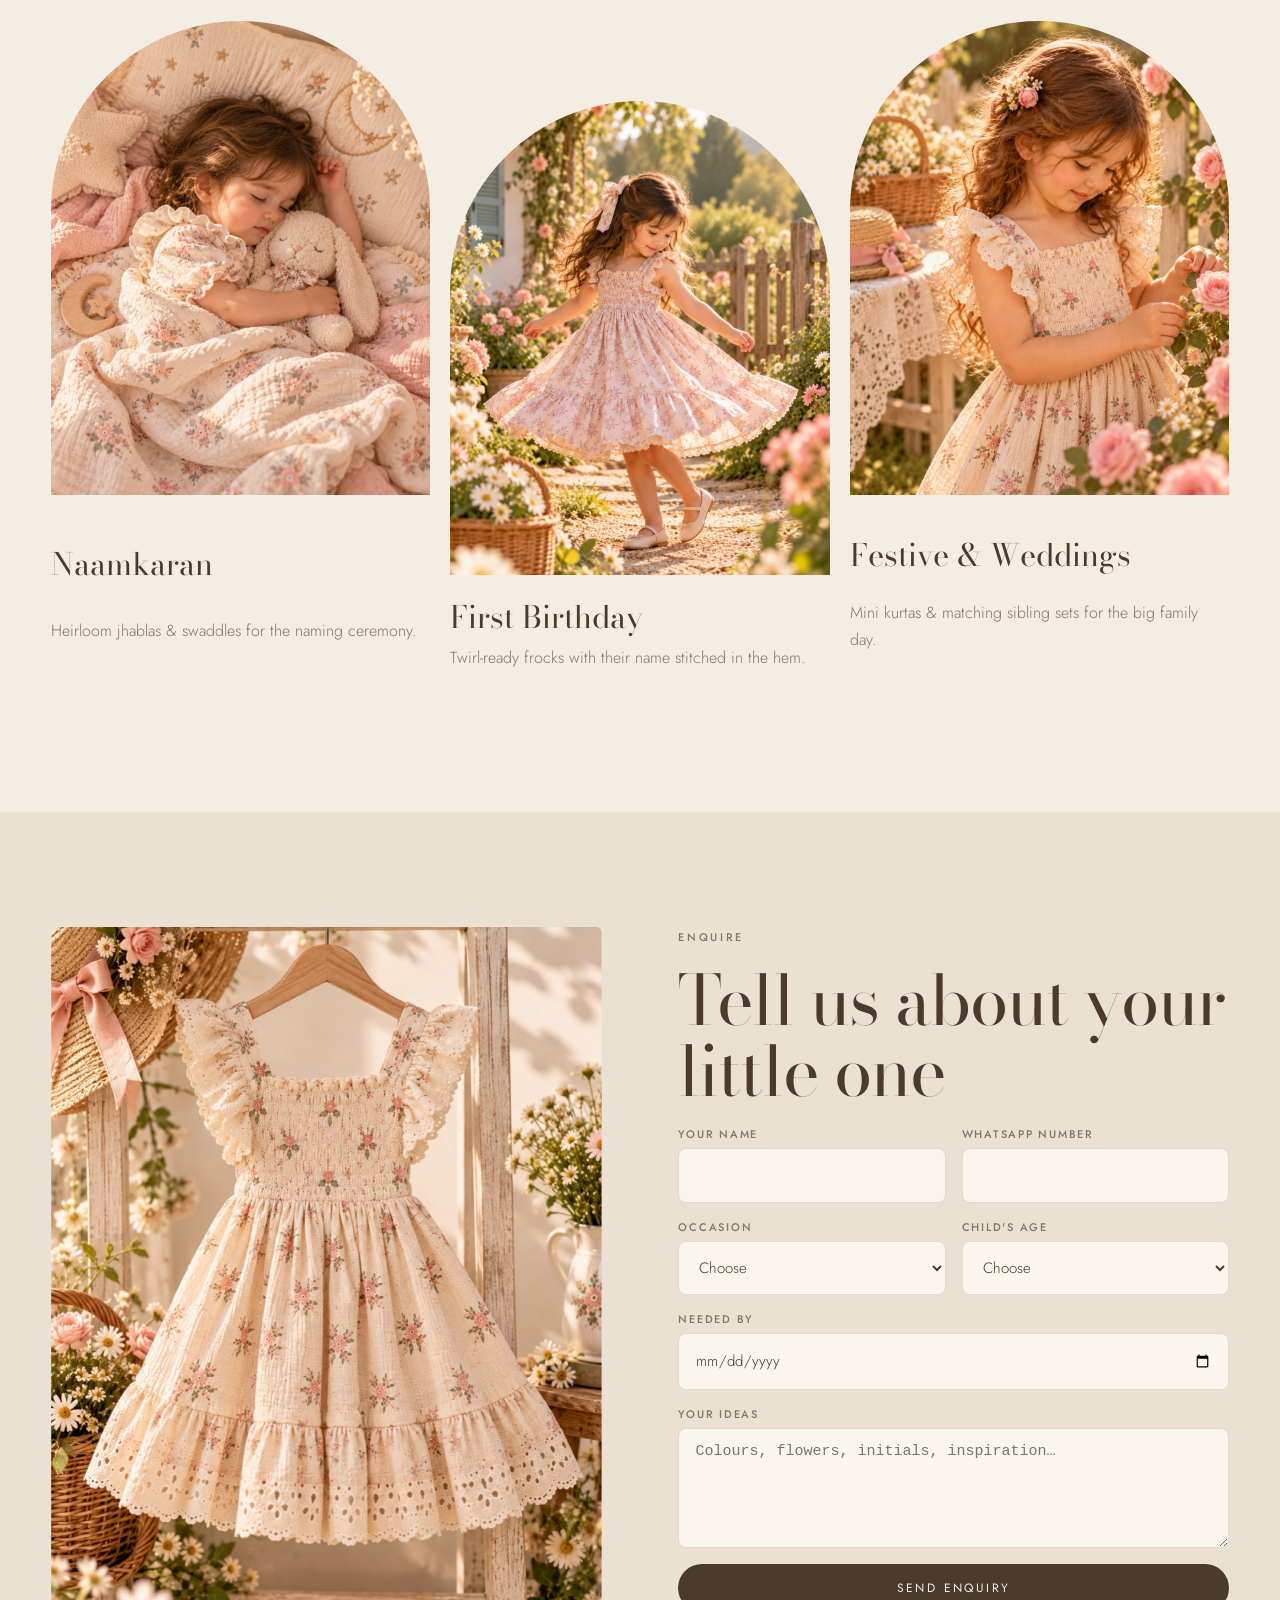
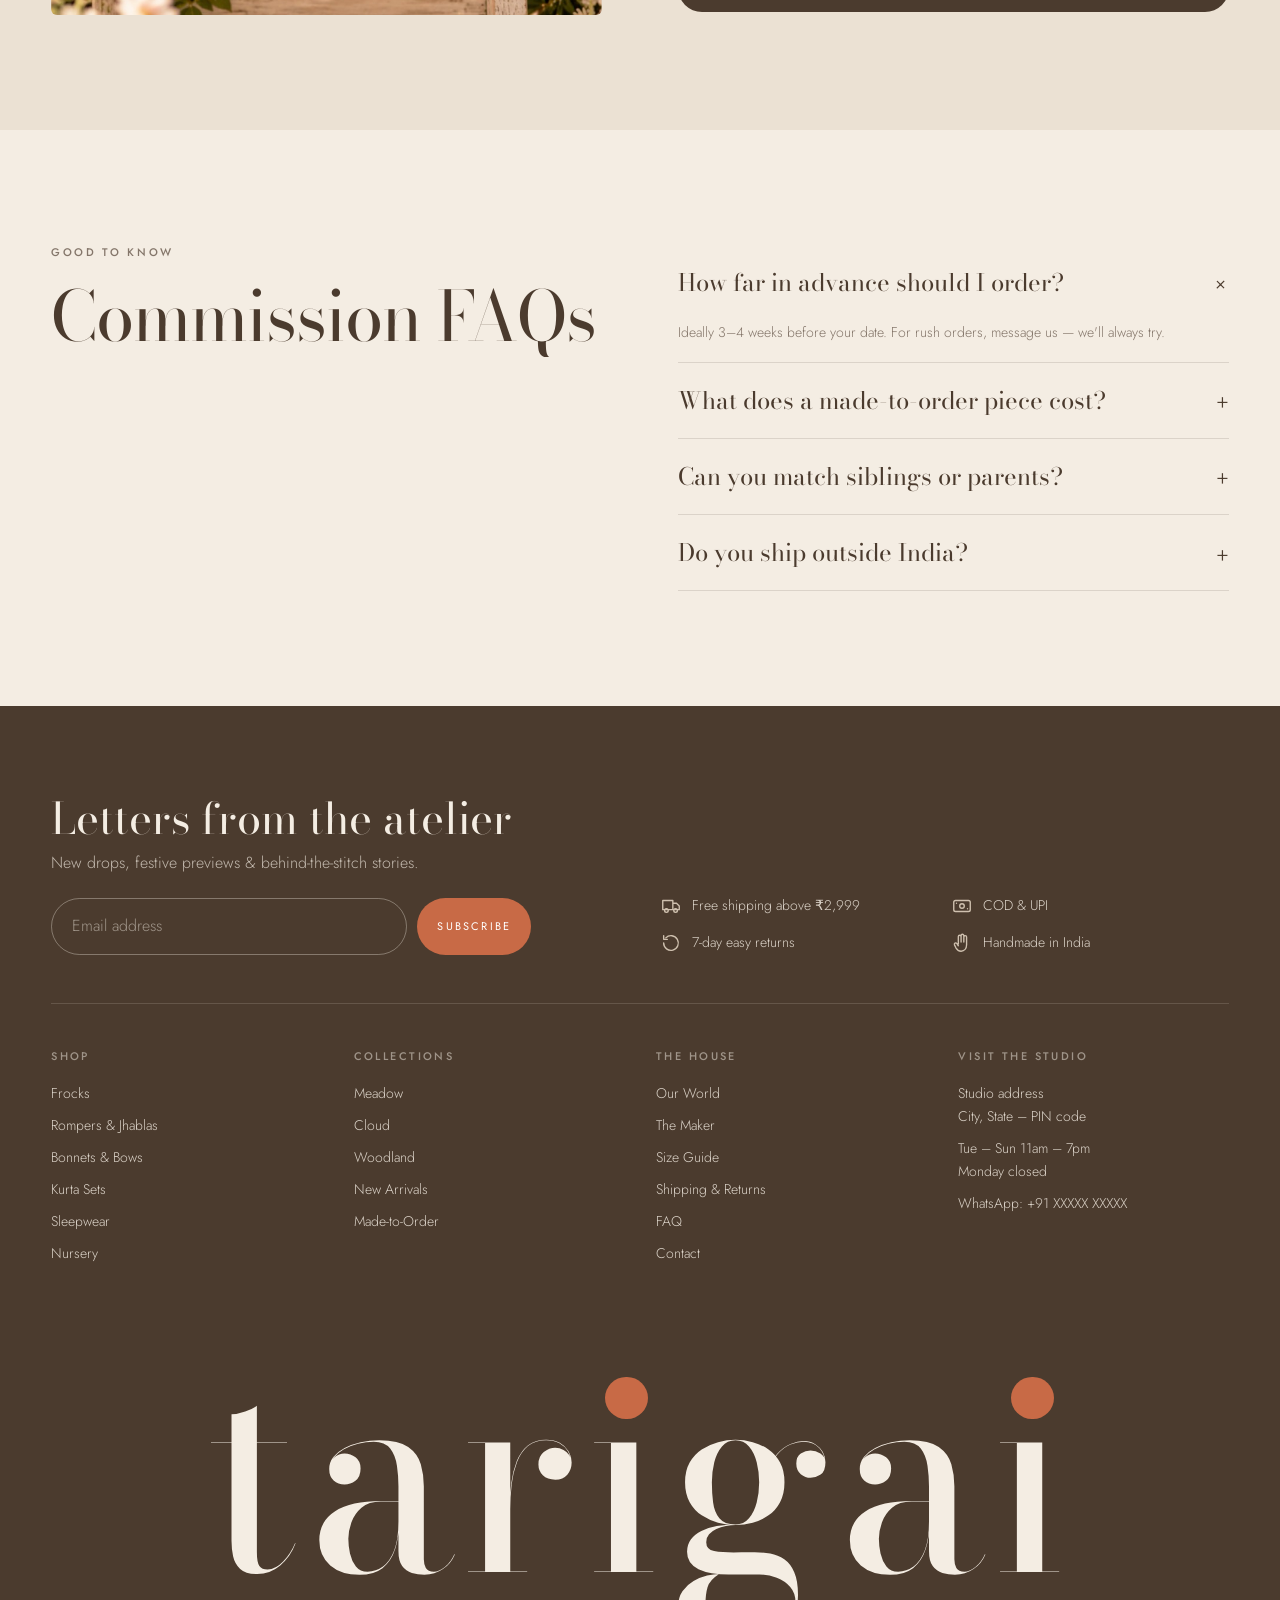
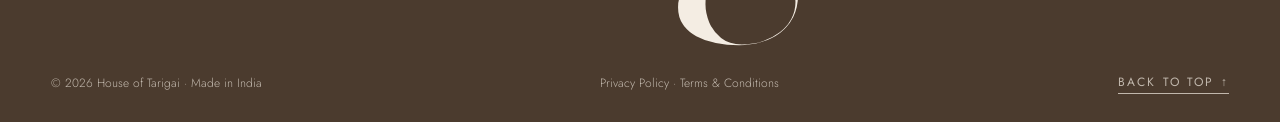
<file: bespoke.html>
<!doctype html>
<html lang="en">
<head>
  <meta charset="utf-8">
  <meta name="viewport" content="width=device-width, initial-scale=1">
  <link rel="icon" href="data:image/svg+xml,%3Csvg xmlns=%27http://www.w3.org/2000/svg%27 viewBox=%270 0 32 32%27%3E%3Ccircle cx=%2716%27 cy=%2716%27 r=%2716%27 fill=%27%237D745F%27/%3E%3Ctext x=%2716%27 y=%2722%27 font-size=%2720%27 text-anchor=%27middle%27 font-family=%27Didot,Georgia%27 fill=%27%23f4ede3%27%3Et%3C/text%3E%3C/svg%3E">
  <title>Made-to-Order Atelier — House of Tarigai</title>
  <meta name="description" content="One-of-a-kind, hand-smocked pieces for naamkaran, first birthdays, festive days and family weddings.">
  <link rel="preconnect" href="https://fonts.googleapis.com">
  <link rel="preconnect" href="https://fonts.gstatic.com" crossorigin>
  <link href="https://fonts.googleapis.com/css2?family=Bodoni+Moda:ital,opsz,wght@0,6..96,400;0,6..96,500;1,6..96,400&family=Jost:wght@300;400;500&display=swap" rel="stylesheet">
  <link rel="stylesheet" href="css/styles.css">
  <link rel="stylesheet" href="css/shop.css">
</head>
<body data-page="bespoke">
  <a class="skip-link" href="#main">Skip to content</a>
  <div data-header></div>
  <main id="main">
    <section class="page-hero page-hero--image">
      <div class="media parallax-strong" data-src="assets/images/origin-studio.jpg" data-tone="butter"></div>
      <p class="eyebrow reveal-up">Made-to-Order Atelier</p>
      <h1 class="display split">Stitched for one</h1>
      <p class="lede reveal-up">One-of-a-kind pieces for the days you'll remember forever — designed around your child, made entirely by hand.</p>
    </section>

    <section class="bespoke">
      <div class="bespoke__intro">
        <p class="eyebrow reveal-up">How it works</p>
        <h2 class="h2 split">From first sketch to keepsake box</h2>
        <p class="reveal-up">Every commission begins with a conversation. Tell us about the occasion, the colours your little one loves, a family motif — we'll take it from there. Most pieces take 2–3 weeks.</p>
        <a href="#enquire" class="btn btn--dark magnetic reveal-up">Begin a Commission</a>
      </div>
      <ol class="steps">
        <li class="step reveal-up"><span class="step__num">I</span><h4>Consultation</h4><p>A relaxed chat at the studio, on a video call or over WhatsApp about the occasion, colours and little details.</p></li>
        <li class="step reveal-up"><span class="step__num">II</span><h4>Sketch &amp; Swatches</h4><p>We hand-draw your design and courier fabric and thread swatches to your door for approval.</p></li>
        <li class="step reveal-up"><span class="step__num">III</span><h4>Stitching</h4><p>Our karigars smock, embroider and finish every seam by hand — with progress photos along the way.</p></li>
        <li class="step reveal-up"><span class="step__num">IV</span><h4>Keepsake Delivery</h4><p>Pressed, wrapped in tissue and shipped anywhere in India in a cotton keepsake box with a handwritten note.</p></li>
      </ol>
    </section>

    <section class="worlds" style="padding-top:0">
      <div class="section-head section-head--center"><p class="eyebrow reveal-up">Occasions we love</p><h2 class="h2 split">For every first</h2></div>
      <div class="worlds__grid">
        <div class="world reveal-up"><div class="media media--tall" data-src="assets/images/cloud-slide-5.jpg" data-tone="sky"></div><h3 class="h3">Naamkaran</h3><p>Heirloom jhablas &amp; swaddles for the naming ceremony.</p></div>
        <div class="world reveal-up"><div class="media media--tall" data-src="assets/images/meadow-slide-4.jpg" data-tone="blush"></div><h3 class="h3">First Birthday</h3><p>Twirl-ready frocks with their name stitched in the hem.</p></div>
        <div class="world reveal-up"><div class="media media--tall" data-src="assets/images/look-2.jpg" data-tone="butter"></div><h3 class="h3">Festive &amp; Weddings</h3><p>Mini kurtas &amp; matching sibling sets for the big family day.</p></div>
      </div>
    </section>

    <section class="section section--paper" id="enquire">
      <div class="two-col">
        <div class="media reveal-clip" data-src="assets/images/closer-1.jpg" data-tone="blush"></div>
        <div class="prose">
          <p class="eyebrow">Enquire</p>
          <h2 class="h2">Tell us about your little one</h2>
          <form class="form" style="width:100%" data-demo-form="Thank you! We'll be in touch within 24 hours on WhatsApp ✿" novalidate>
            <div class="form__row">
              <label class="field"><span>Your name</span><input name="name" required></label>
              <label class="field"><span>WhatsApp number</span><input name="phone" required inputmode="numeric" pattern="[6-9][0-9]{9}" maxlength="10"></label>
            </div>
            <div class="form__row">
              <label class="field"><span>Occasion</span><select name="occasion" required><option value="">Choose</option><option>Naamkaran</option><option>First birthday</option><option>Diwali / festive</option><option>Wedding</option><option>Photoshoot</option><option>Something else</option></select></label>
              <label class="field"><span>Child's age</span><select name="age" required><option value="">Choose</option><option>0–12 months</option><option>1–3 years</option><option>3–5 years</option><option>5–8 years</option></select></label>
            </div>
            <label class="field"><span>Needed by</span><input name="date" type="date" required></label>
            <label class="field"><span>Your ideas</span><textarea name="ideas" placeholder="Colours, flowers, initials, inspiration…"></textarea></label>
            <button class="btn btn--dark magnetic">Send Enquiry</button>
            <p class="form-done" hidden></p>
          </form>
        </div>
      </div>
    </section>

    <section class="section">
      <div class="two-col" style="align-items:start">
        <div class="prose"><p class="eyebrow">Good to know</p><h2 class="h2 split">Commission FAQs</h2></div>
        <div class="acc acc--faq">
          <div class="acc__item is-open"><button class="acc__head" aria-expanded="true">How far in advance should I order?</button><div class="acc__body"><div><p>Ideally 3–4 weeks before your date. For rush orders, message us — we'll always try.</p></div></div></div>
          <div class="acc__item"><button class="acc__head" aria-expanded="false">What does a made-to-order piece cost?</button><div class="acc__body"><div><p>Most commissions start from ₹4,500 depending on size, fabric and embroidery. You'll get a clear quote after your consultation.</p></div></div></div>
          <div class="acc__item"><button class="acc__head" aria-expanded="false">Can you match siblings or parents?</button><div class="acc__body"><div><p>Yes! Matching sibling sets and mini-me pieces are some of our favourite commissions.</p></div></div></div>
          <div class="acc__item"><button class="acc__head" aria-expanded="false">Do you ship outside India?</button><div class="acc__body"><div><p>We ship worldwide for made-to-order pieces. Shipping is quoted separately.</p></div></div></div>
        </div>
      </div>
    </section>
  </main>
  <div data-footer></div>
  <script src="js/data.js"></script>
  <script src="js/core.js"></script>
</body>
</html>
</file>
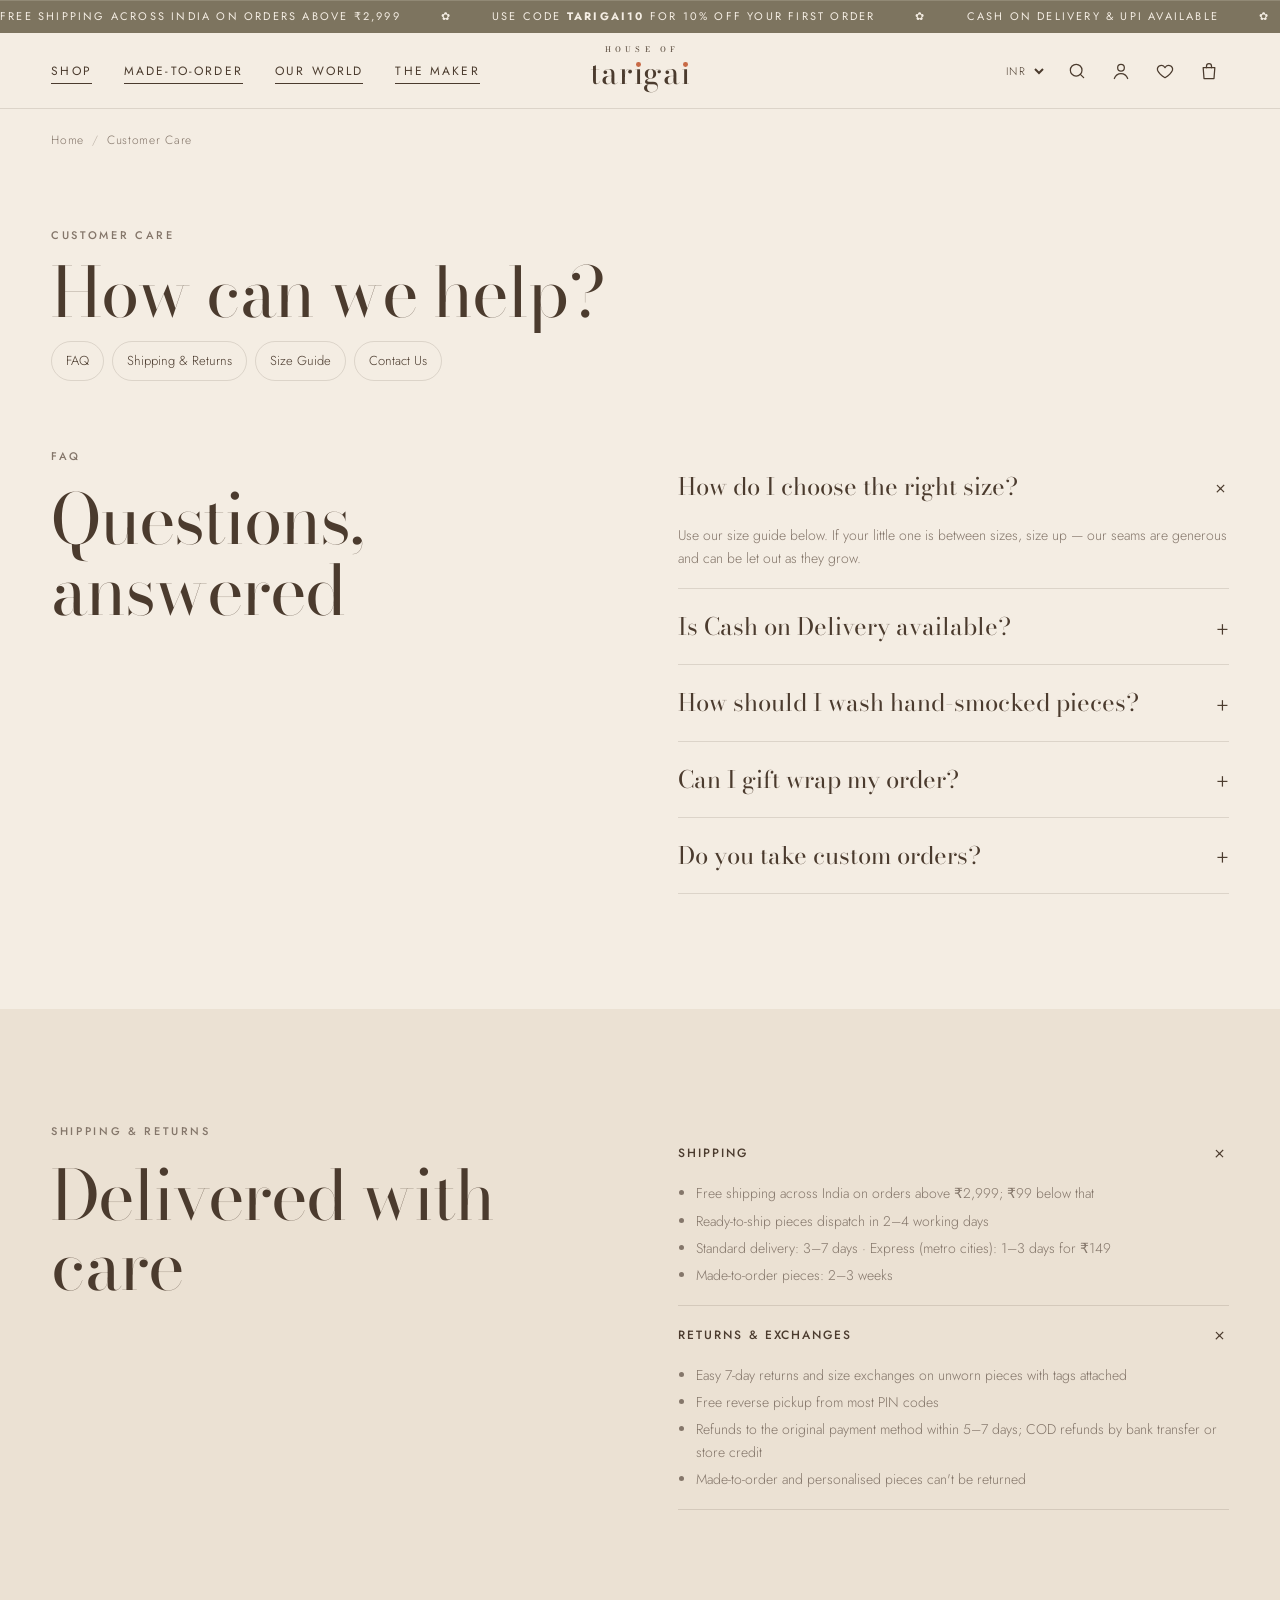
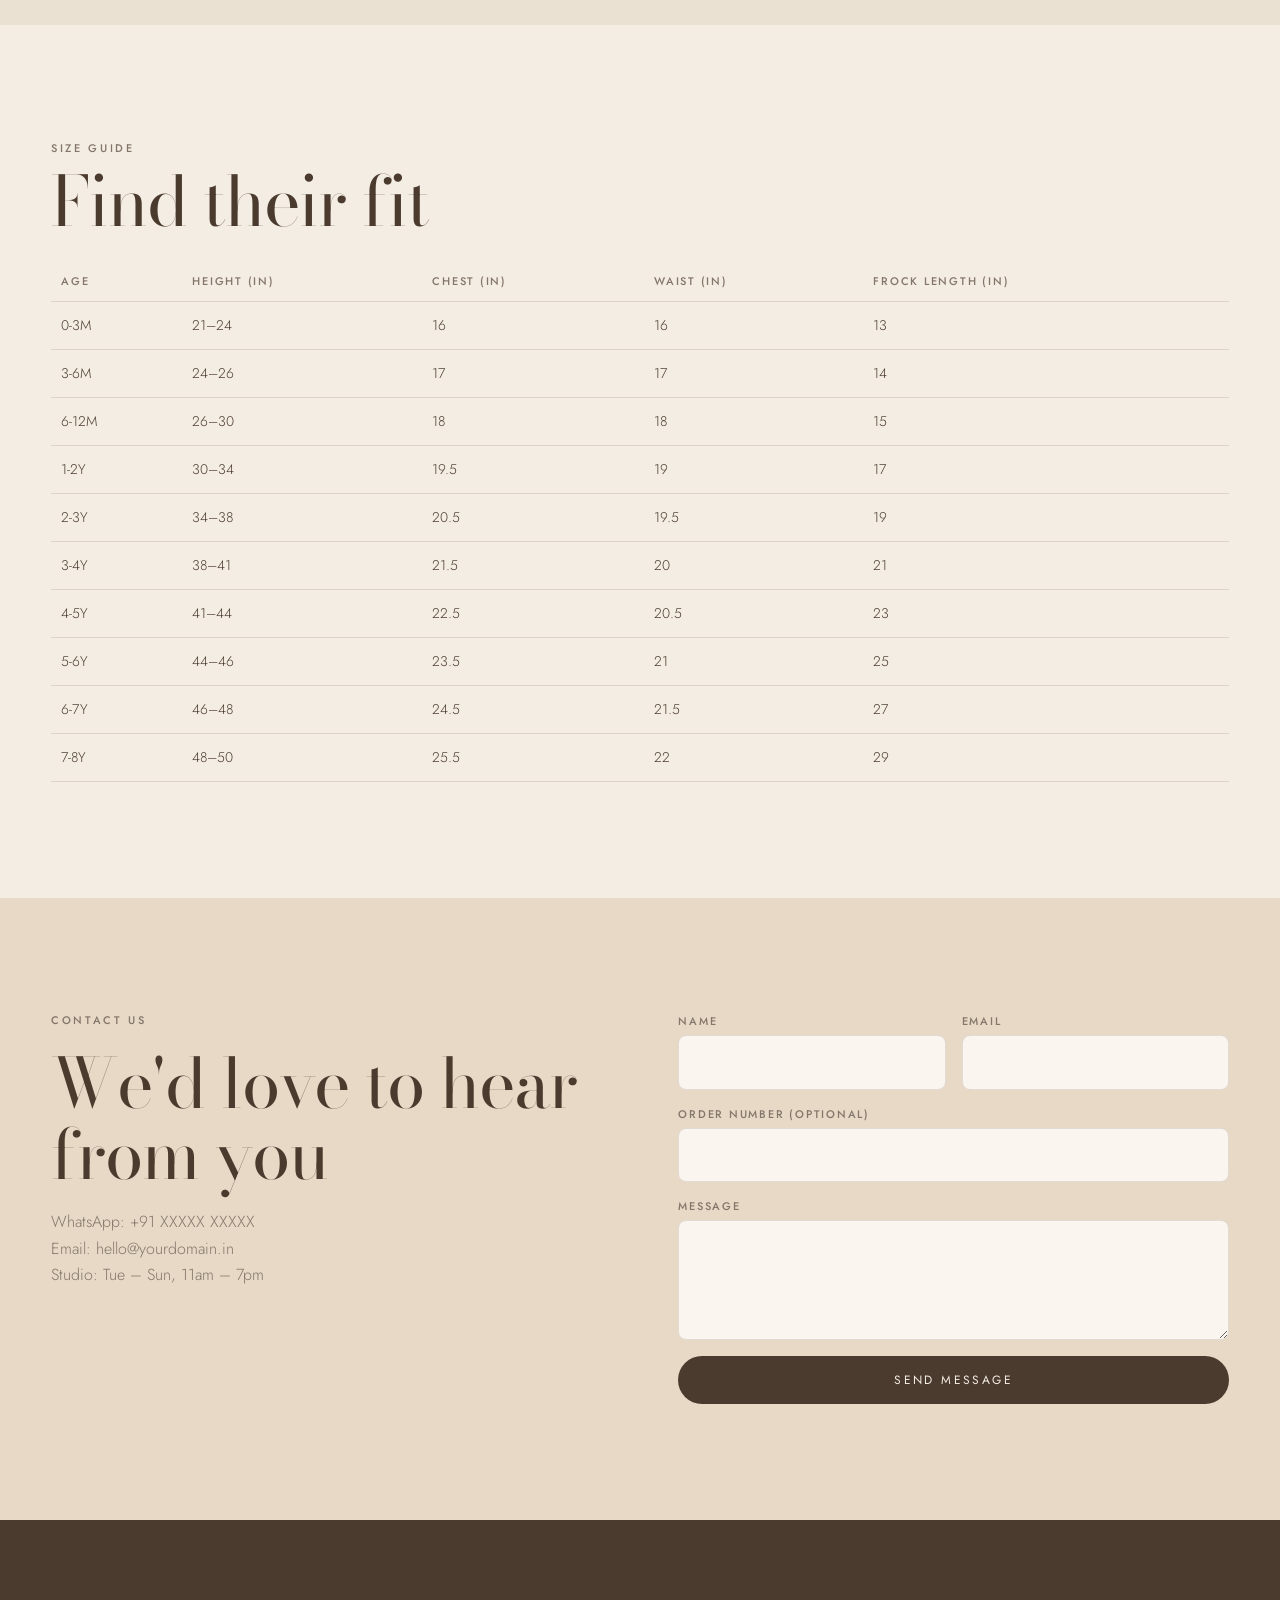
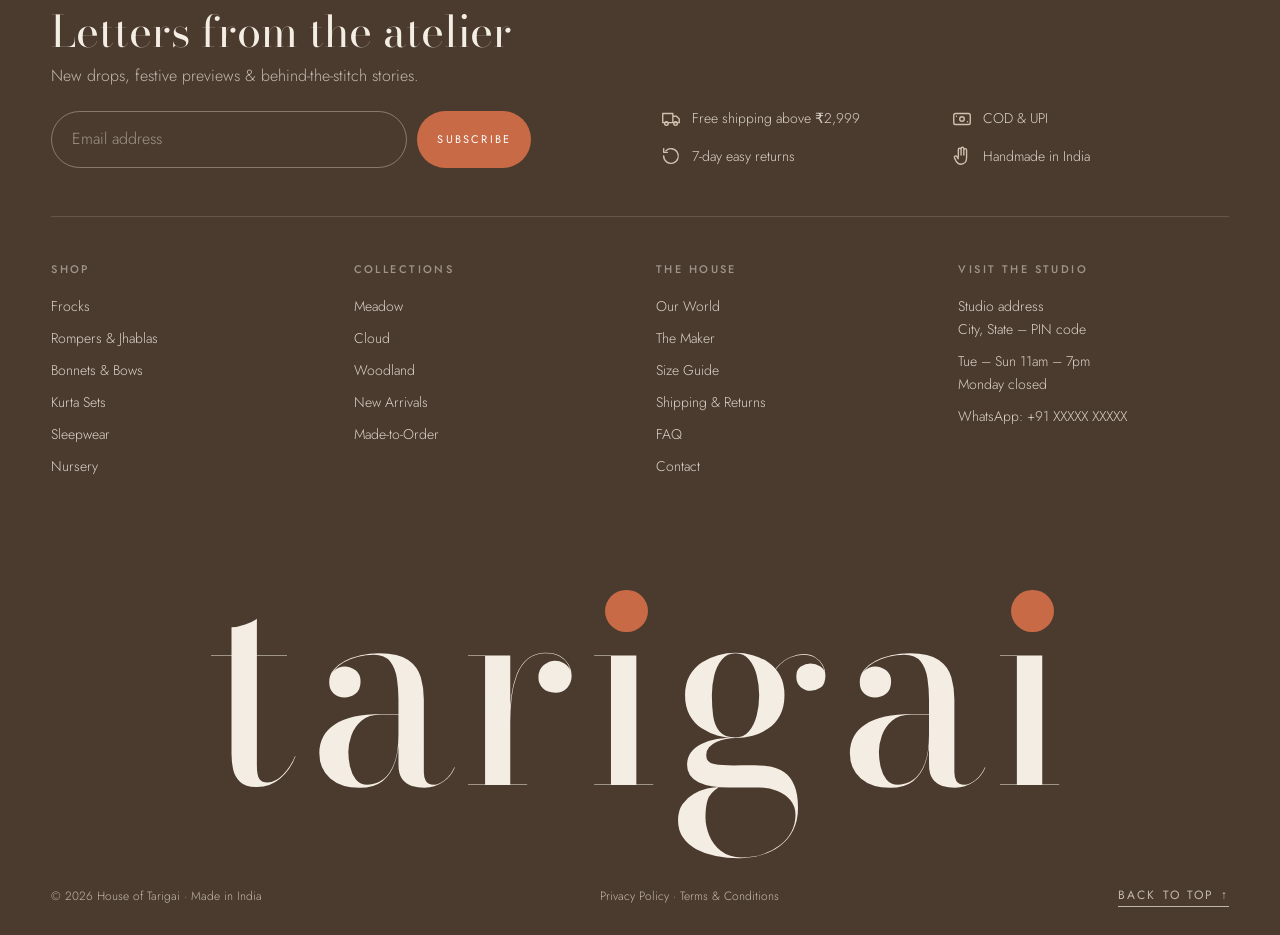
<file: care.html>
<!doctype html>
<html lang="en">
<head>
  <meta charset="utf-8">
  <meta name="viewport" content="width=device-width, initial-scale=1">
  <link rel="icon" href="data:image/svg+xml,%3Csvg xmlns=%27http://www.w3.org/2000/svg%27 viewBox=%270 0 32 32%27%3E%3Ccircle cx=%2716%27 cy=%2716%27 r=%2716%27 fill=%27%237D745F%27/%3E%3Ctext x=%2716%27 y=%2722%27 font-size=%2720%27 text-anchor=%27middle%27 font-family=%27Didot,Georgia%27 fill=%27%23f4ede3%27%3Et%3C/text%3E%3C/svg%3E">
  <title>Customer Care — House of Tarigai</title>
  <link rel="preconnect" href="https://fonts.googleapis.com">
  <link rel="preconnect" href="https://fonts.gstatic.com" crossorigin>
  <link href="https://fonts.googleapis.com/css2?family=Bodoni+Moda:ital,opsz,wght@0,6..96,400;0,6..96,500;1,6..96,400&family=Jost:wght@300;400;500&display=swap" rel="stylesheet">
  <link rel="stylesheet" href="css/styles.css">
  <link rel="stylesheet" href="css/shop.css">
</head>
<body data-page="care">
  <a class="skip-link" href="#main">Skip to content</a>
  <div data-header></div>
  <main id="main">
    <nav class="crumbs" aria-label="Breadcrumb"><a href="index.html">Home</a><span>Customer Care</span></nav>
    <header class="page-hero">
      <p class="eyebrow">Customer Care</p>
      <h1 class="h2 split">How can we help?</h1>
      <div class="chips"><a class="chip" href="#faq">FAQ</a><a class="chip" href="#shipping">Shipping &amp; Returns</a><a class="chip" href="#size-guide">Size Guide</a><a class="chip" href="#contact">Contact Us</a></div>
    </header>

    <section class="section" id="faq" style="padding-top:20px">
      <div class="two-col" style="align-items:start">
        <div class="prose"><p class="eyebrow">FAQ</p><h2 class="h2">Questions, answered</h2></div>
        <div class="acc acc--faq">
          <div class="acc__item is-open"><button class="acc__head" aria-expanded="true">How do I choose the right size?</button><div class="acc__body"><div><p>Use our size guide below. If your little one is between sizes, size up — our seams are generous and can be let out as they grow.</p></div></div></div>
          <div class="acc__item"><button class="acc__head" aria-expanded="false">Is Cash on Delivery available?</button><div class="acc__body"><div><p>Yes, COD is available on most PIN codes across India. You can also pay by UPI, cards or net banking.</p></div></div></div>
          <div class="acc__item"><button class="acc__head" aria-expanded="false">How should I wash hand-smocked pieces?</button><div class="acc__body"><div><p>Gentle hand wash in cold water with a mild detergent, dry flat in the shade, and iron on the reverse. Never iron directly over embroidery.</p></div></div></div>
          <div class="acc__item"><button class="acc__head" aria-expanded="false">Can I gift wrap my order?</button><div class="acc__body"><div><p>Of course — add keepsake gift wrap with a handwritten note in your bag for ₹99.</p></div></div></div>
          <div class="acc__item"><button class="acc__head" aria-expanded="false">Do you take custom orders?</button><div class="acc__body"><div><p>Yes! Visit our <a href="bespoke.html" class="link-u">Made-to-Order</a> page to begin a commission.</p></div></div></div>
        </div>
      </div>
    </section>

    <section class="section section--paper" id="shipping">
      <div class="two-col" style="align-items:start">
        <div class="prose"><p class="eyebrow">Shipping &amp; Returns</p><h2 class="h2">Delivered with care</h2></div>
        <div class="acc">
          <div class="acc__item is-open"><button class="acc__head" aria-expanded="true">Shipping</button><div class="acc__body"><div><ul><li>Free shipping across India on orders above ₹2,999; ₹99 below that</li><li>Ready-to-ship pieces dispatch in 2–4 working days</li><li>Standard delivery: 3–7 days · Express (metro cities): 1–3 days for ₹149</li><li>Made-to-order pieces: 2–3 weeks</li></ul></div></div></div>
          <div class="acc__item is-open"><button class="acc__head" aria-expanded="true">Returns &amp; Exchanges</button><div class="acc__body"><div><ul><li>Easy 7-day returns and size exchanges on unworn pieces with tags attached</li><li>Free reverse pickup from most PIN codes</li><li>Refunds to the original payment method within 5–7 days; COD refunds by bank transfer or store credit</li><li>Made-to-order and personalised pieces can't be returned</li></ul></div></div></div>
        </div>
      </div>
    </section>

    <section class="section" id="size-guide">
      <p class="eyebrow">Size Guide</p>
      <h2 class="h2" style="margin:10px 0 24px">Find their fit</h2>
      <div class="table-wrap"><table class="table">
        <thead><tr><th>Age</th><th>Height (in)</th><th>Chest (in)</th><th>Waist (in)</th><th>Frock length (in)</th></tr></thead>
        <tbody>
          <tr><td>0-3M</td><td>21–24</td><td>16</td><td>16</td><td>13</td></tr><tr><td>3-6M</td><td>24–26</td><td>17</td><td>17</td><td>14</td></tr>
          <tr><td>6-12M</td><td>26–30</td><td>18</td><td>18</td><td>15</td></tr><tr><td>1-2Y</td><td>30–34</td><td>19.5</td><td>19</td><td>17</td></tr>
          <tr><td>2-3Y</td><td>34–38</td><td>20.5</td><td>19.5</td><td>19</td></tr><tr><td>3-4Y</td><td>38–41</td><td>21.5</td><td>20</td><td>21</td></tr>
          <tr><td>4-5Y</td><td>41–44</td><td>22.5</td><td>20.5</td><td>23</td></tr><tr><td>5-6Y</td><td>44–46</td><td>23.5</td><td>21</td><td>25</td></tr>
          <tr><td>6-7Y</td><td>46–48</td><td>24.5</td><td>21.5</td><td>27</td></tr><tr><td>7-8Y</td><td>48–50</td><td>25.5</td><td>22</td><td>29</td></tr>
        </tbody>
      </table></div>
    </section>

    <section class="section section--blush" id="contact">
      <div class="two-col" style="align-items:start">
        <div class="prose">
          <p class="eyebrow">Contact Us</p>
          <h2 class="h2">We'd love to hear from you</h2>
          <p>WhatsApp: +91 XXXXX XXXXX<br>Email: hello@yourdomain.in<br>Studio: Tue – Sun, 11am – 7pm</p>
        </div>
        <form class="form" data-demo-form="Thank you — we'll reply within one working day ✿" novalidate>
          <div class="form__row"><label class="field"><span>Name</span><input name="name" required></label><label class="field"><span>Email</span><input name="email" type="email" required></label></div>
          <label class="field"><span>Order number (optional)</span><input name="order"></label>
          <label class="field"><span>Message</span><textarea name="message" required></textarea></label>
          <button class="btn btn--dark magnetic">Send Message</button>
          <p class="form-done" hidden></p>
        </form>
      </div>
    </section>
  </main>
  <div data-footer></div>
  <script src="js/data.js"></script>
  <script src="js/core.js"></script>
</body>
</html>
</file>
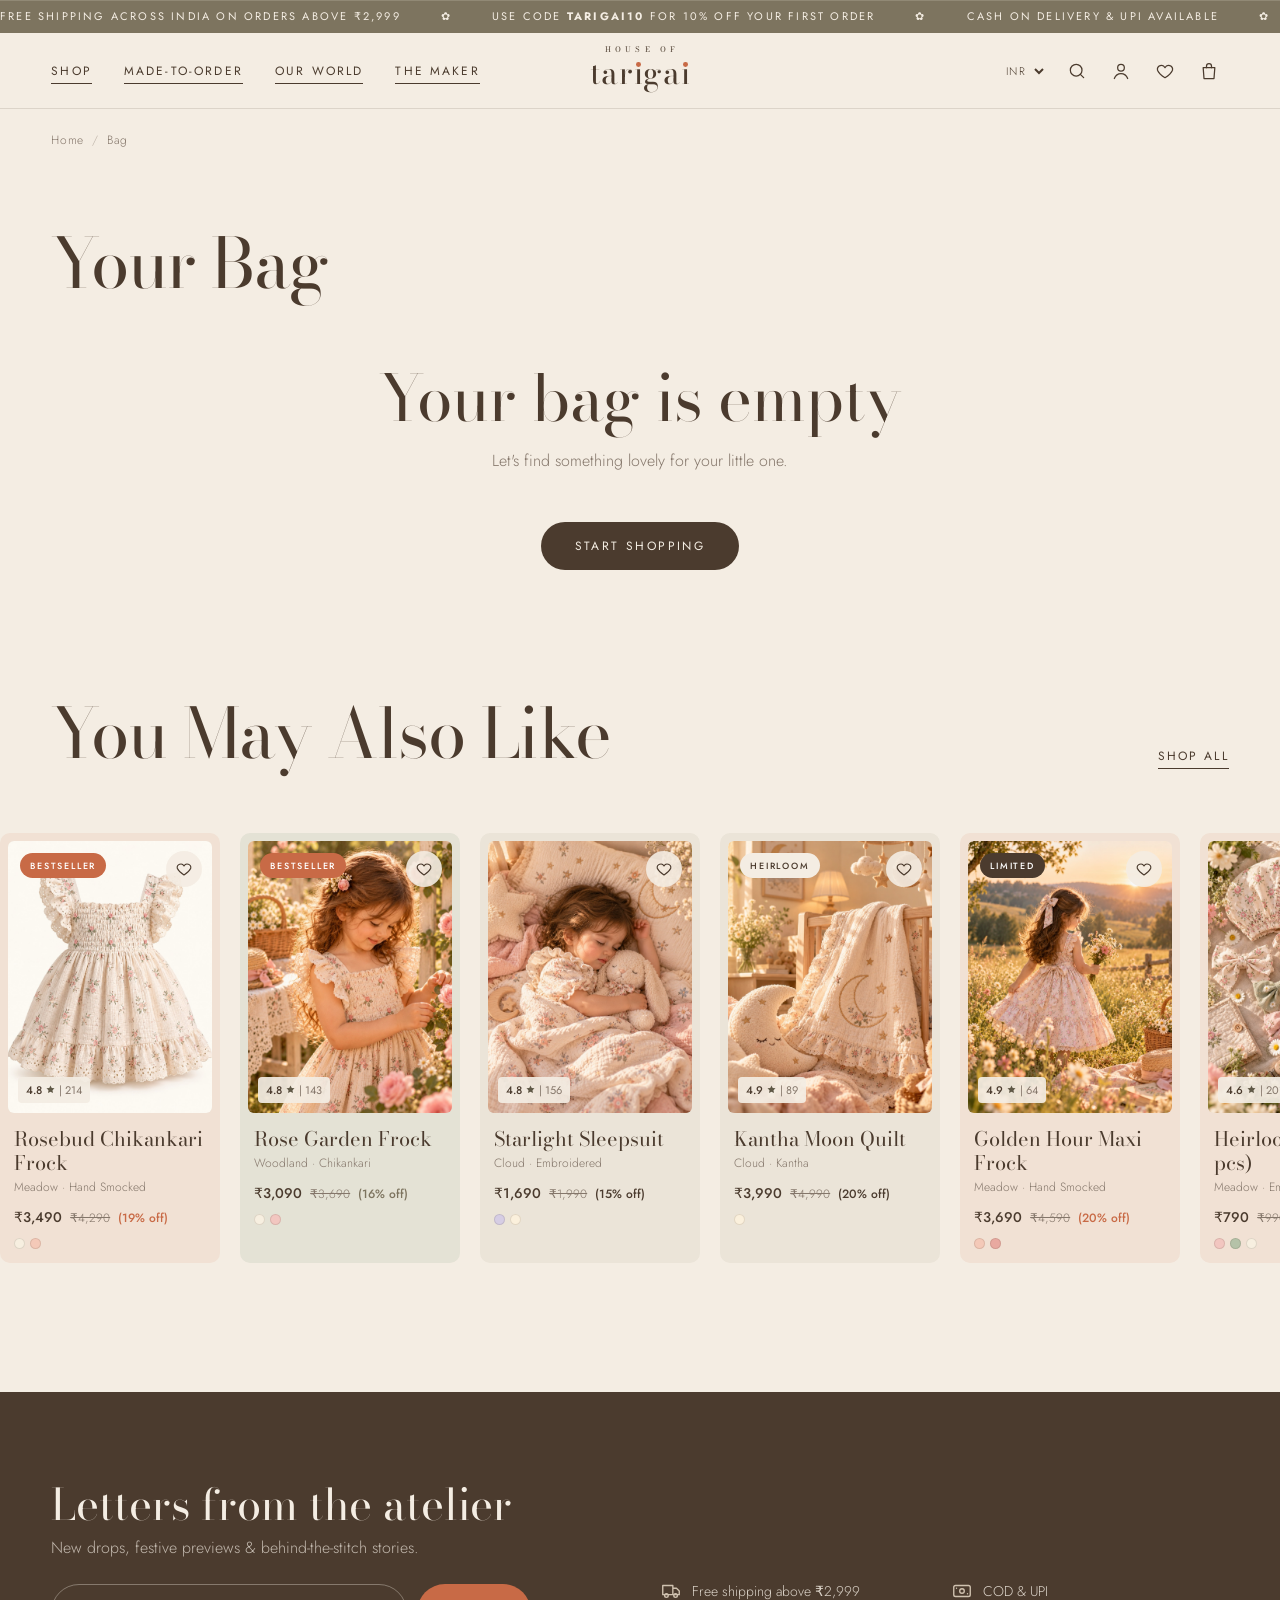
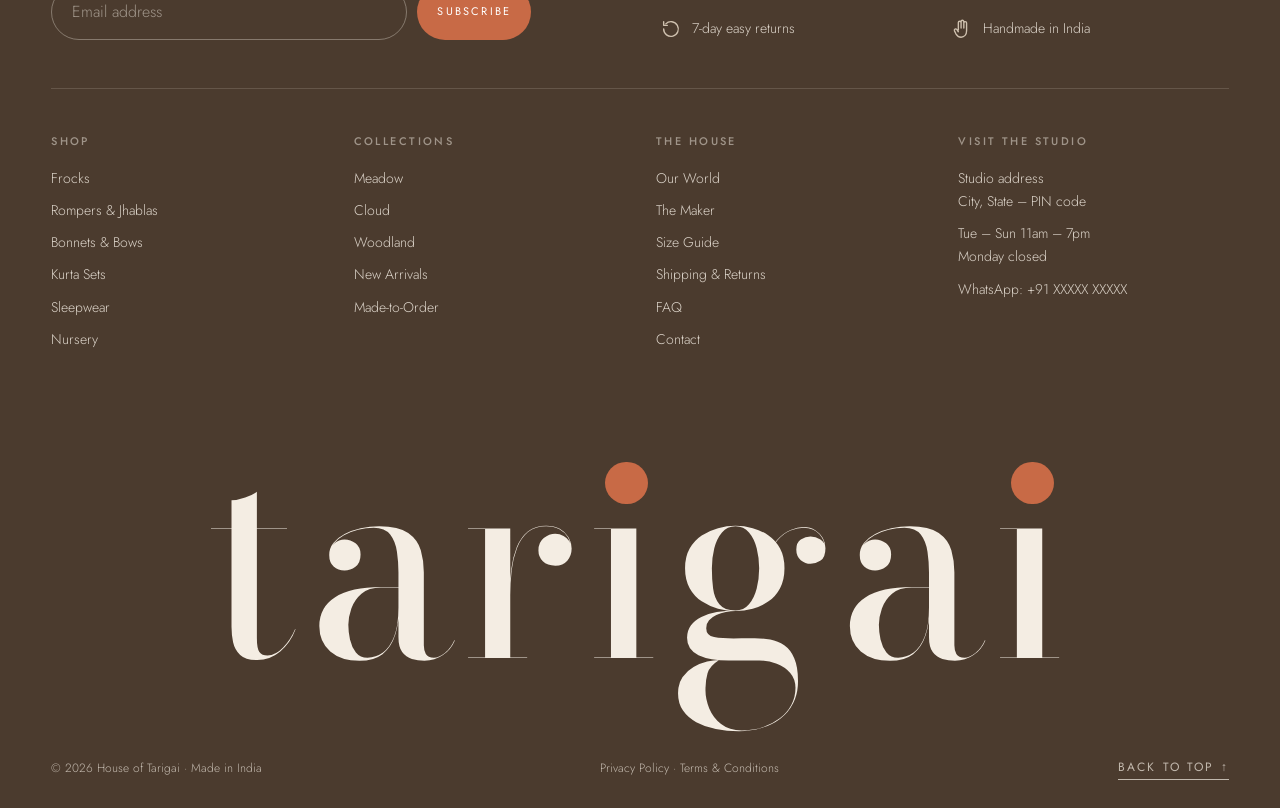
<file: cart.html>
<!doctype html>
<html lang="en">
<head>
  <meta charset="utf-8">
  <meta name="viewport" content="width=device-width, initial-scale=1">
  <link rel="icon" href="data:image/svg+xml,%3Csvg xmlns=%27http://www.w3.org/2000/svg%27 viewBox=%270 0 32 32%27%3E%3Ccircle cx=%2716%27 cy=%2716%27 r=%2716%27 fill=%27%237D745F%27/%3E%3Ctext x=%2716%27 y=%2722%27 font-size=%2720%27 text-anchor=%27middle%27 font-family=%27Didot,Georgia%27 fill=%27%23f4ede3%27%3Et%3C/text%3E%3C/svg%3E">
  <title>Your Bag — House of Tarigai</title>
  <link rel="preconnect" href="https://fonts.googleapis.com">
  <link rel="preconnect" href="https://fonts.gstatic.com" crossorigin>
  <link href="https://fonts.googleapis.com/css2?family=Bodoni+Moda:ital,opsz,wght@0,6..96,400;0,6..96,500;1,6..96,400&family=Jost:wght@300;400;500&display=swap" rel="stylesheet">
  <link rel="stylesheet" href="css/styles.css">
  <link rel="stylesheet" href="css/shop.css">
</head>
<body data-page="cart">
  <a class="skip-link" href="#main">Skip to content</a>
  <div data-header></div>
  <main id="main">
    <nav class="crumbs" aria-label="Breadcrumb"><a href="index.html">Home</a><span>Bag</span></nav>
    <header class="page-hero"><h1 class="h2">Your Bag</h1></header>
    <div class="js-bag"></div>
    <div class="js-recs"></div>
  </main>
  <div data-footer></div>
  <script src="js/data.js"></script>
  <script src="js/core.js"></script>
  <script src="js/cart.js"></script>
</body>
</html>
</file>
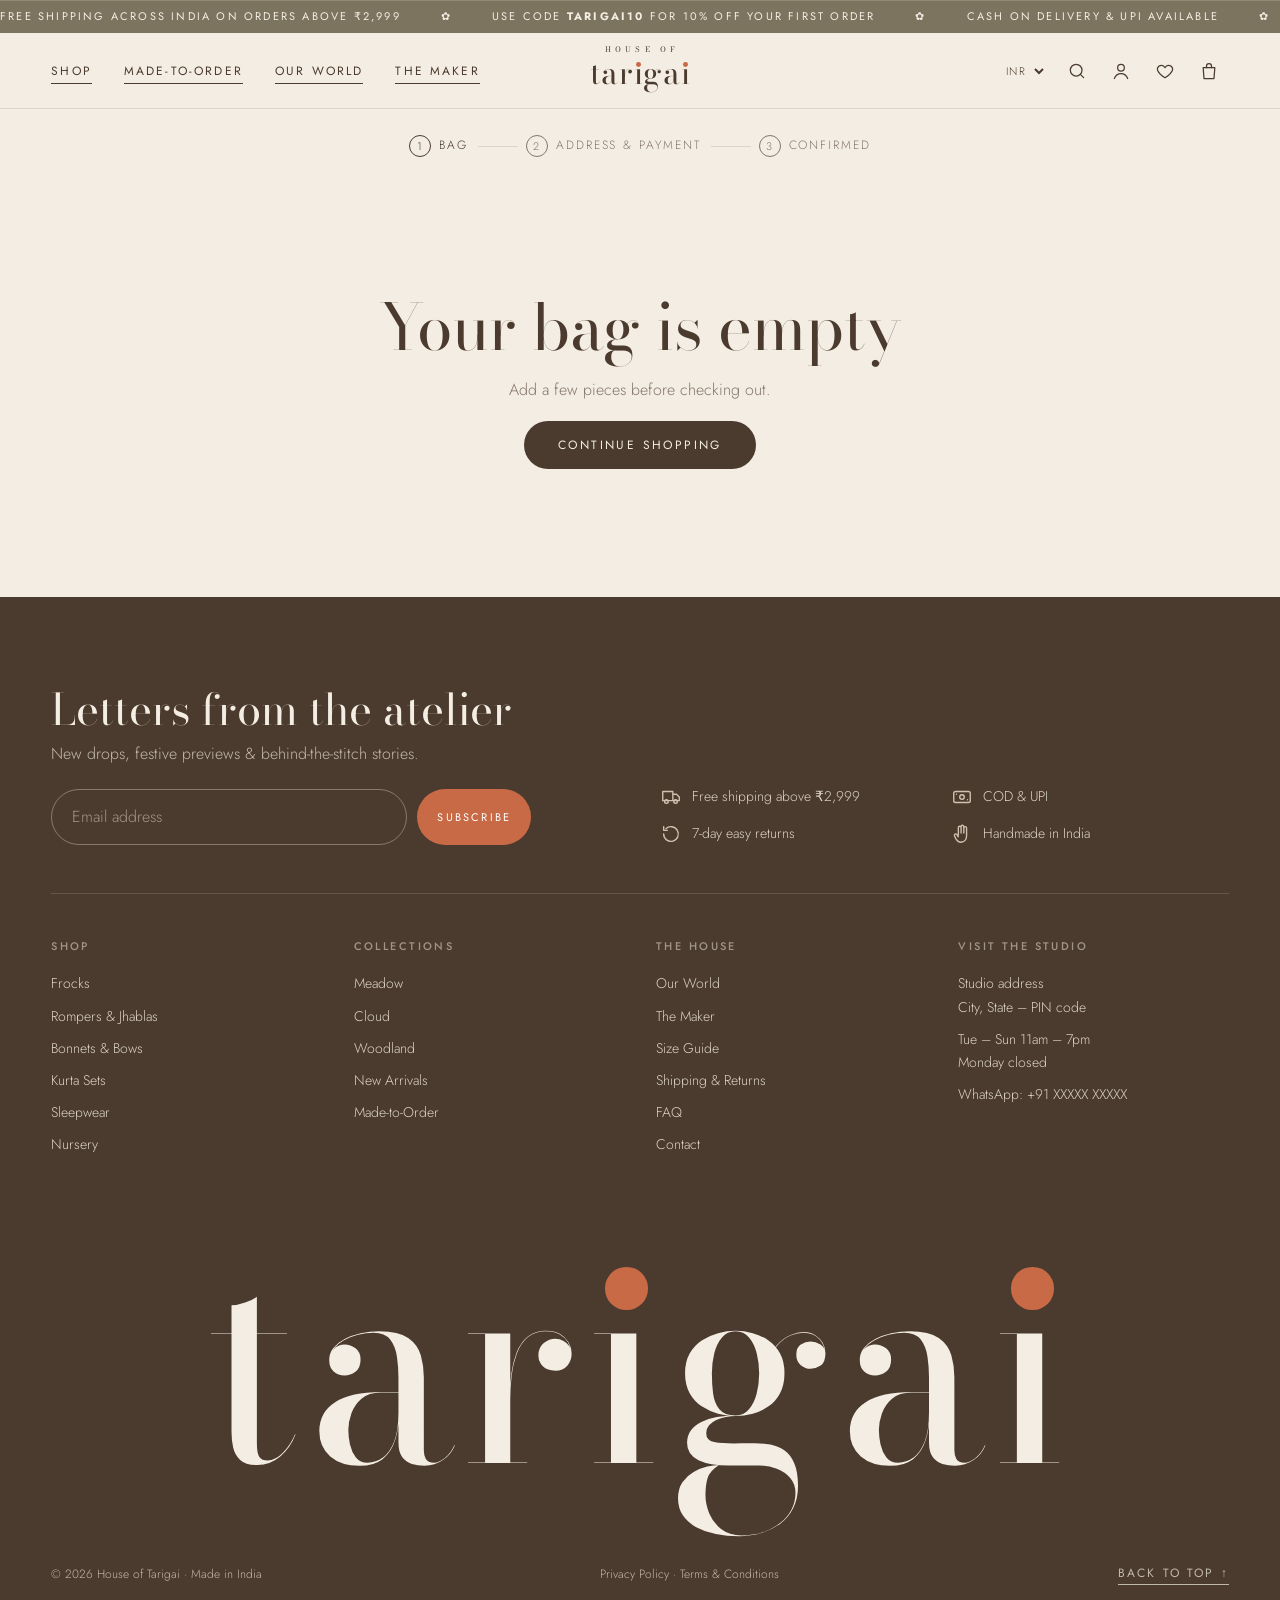
<file: checkout.html>
<!doctype html>
<html lang="en">
<head>
  <meta charset="utf-8">
  <meta name="viewport" content="width=device-width, initial-scale=1">
  <link rel="icon" href="data:image/svg+xml,%3Csvg xmlns=%27http://www.w3.org/2000/svg%27 viewBox=%270 0 32 32%27%3E%3Ccircle cx=%2716%27 cy=%2716%27 r=%2716%27 fill=%27%237D745F%27/%3E%3Ctext x=%2716%27 y=%2722%27 font-size=%2720%27 text-anchor=%27middle%27 font-family=%27Didot,Georgia%27 fill=%27%23f4ede3%27%3Et%3C/text%3E%3C/svg%3E">
  <title>Checkout — House of Tarigai</title>
  <link rel="preconnect" href="https://fonts.googleapis.com">
  <link rel="preconnect" href="https://fonts.gstatic.com" crossorigin>
  <link href="https://fonts.googleapis.com/css2?family=Bodoni+Moda:ital,opsz,wght@0,6..96,400;0,6..96,500;1,6..96,400&family=Jost:wght@300;400;500&display=swap" rel="stylesheet">
  <link rel="stylesheet" href="css/styles.css">
  <link rel="stylesheet" href="css/shop.css">
</head>
<body data-page="checkout">
  <a class="skip-link" href="#main">Skip to content</a>
  <div data-header></div>
  <main id="main" class="js-co"></main>
  <div data-footer></div>
  <script src="js/data.js"></script>
  <script src="js/core.js"></script>
  <script src="js/checkout.js"></script>
</body>
</html>
</file>
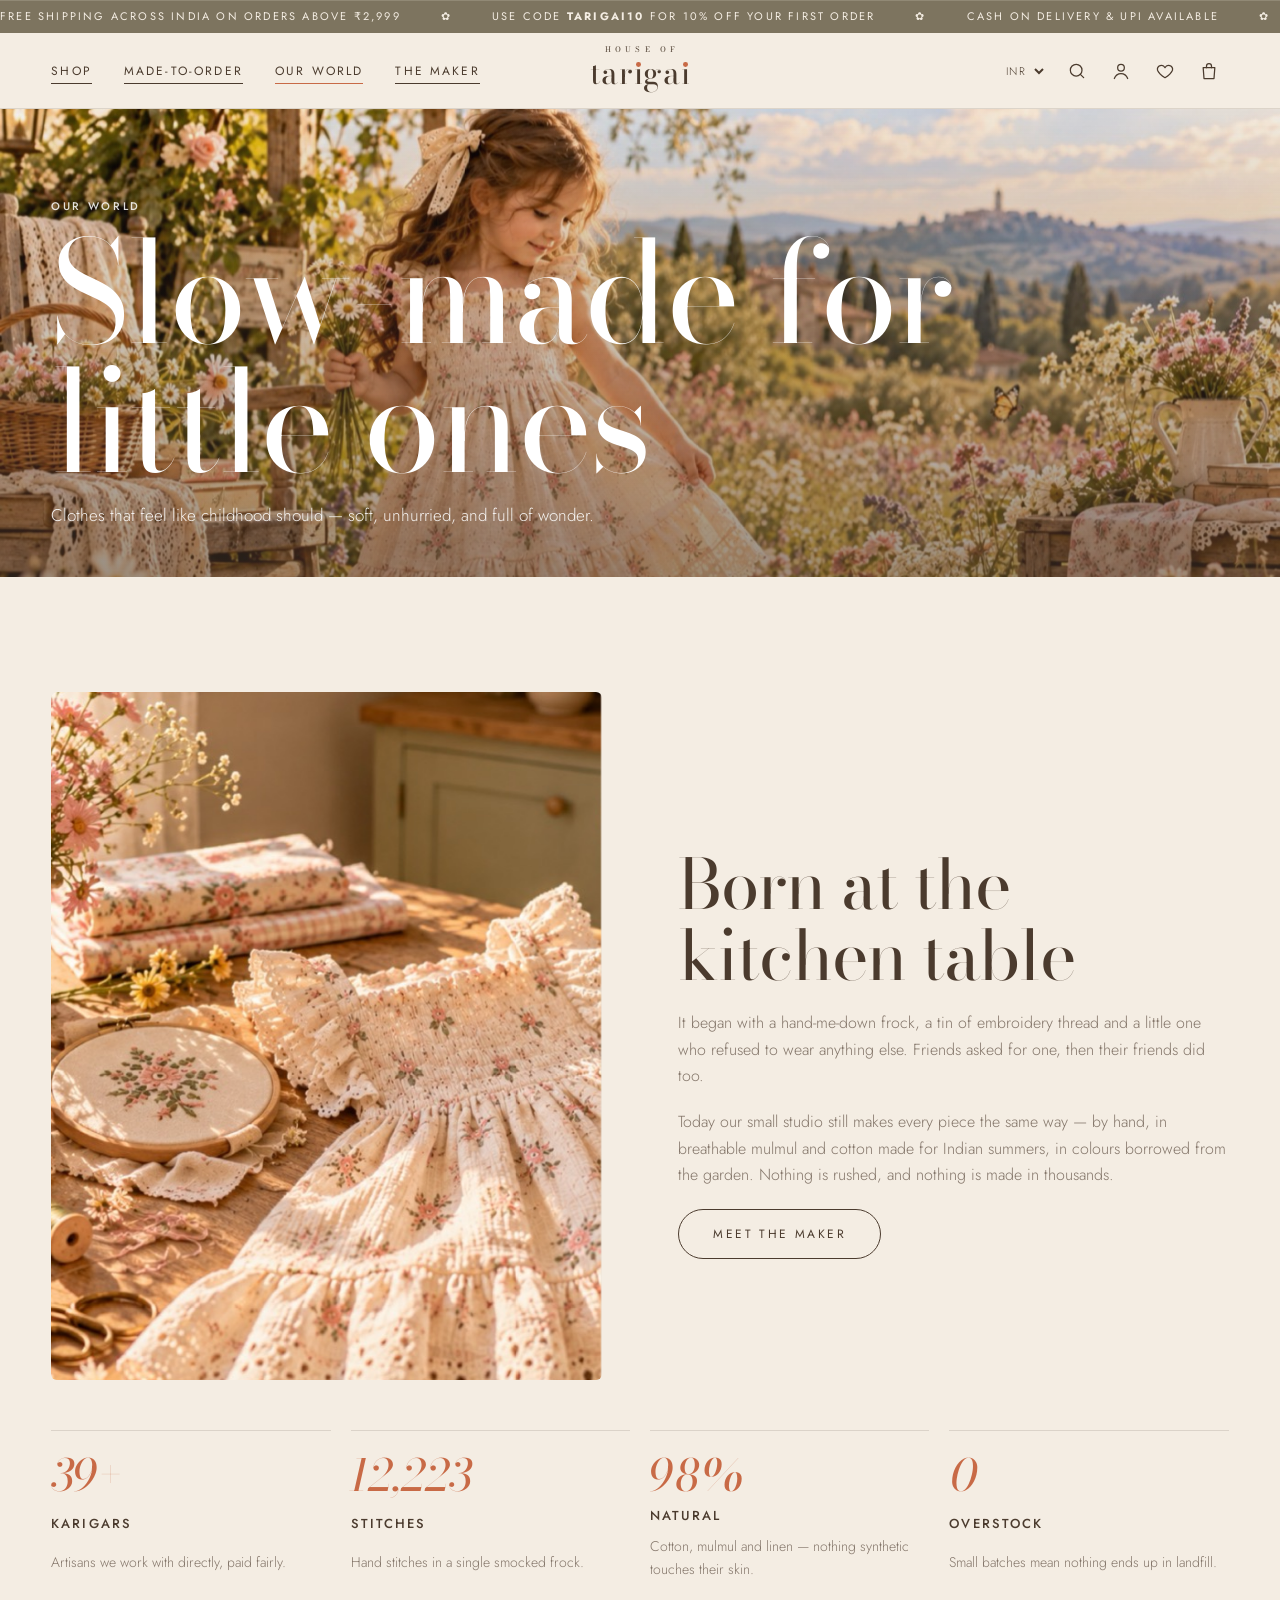
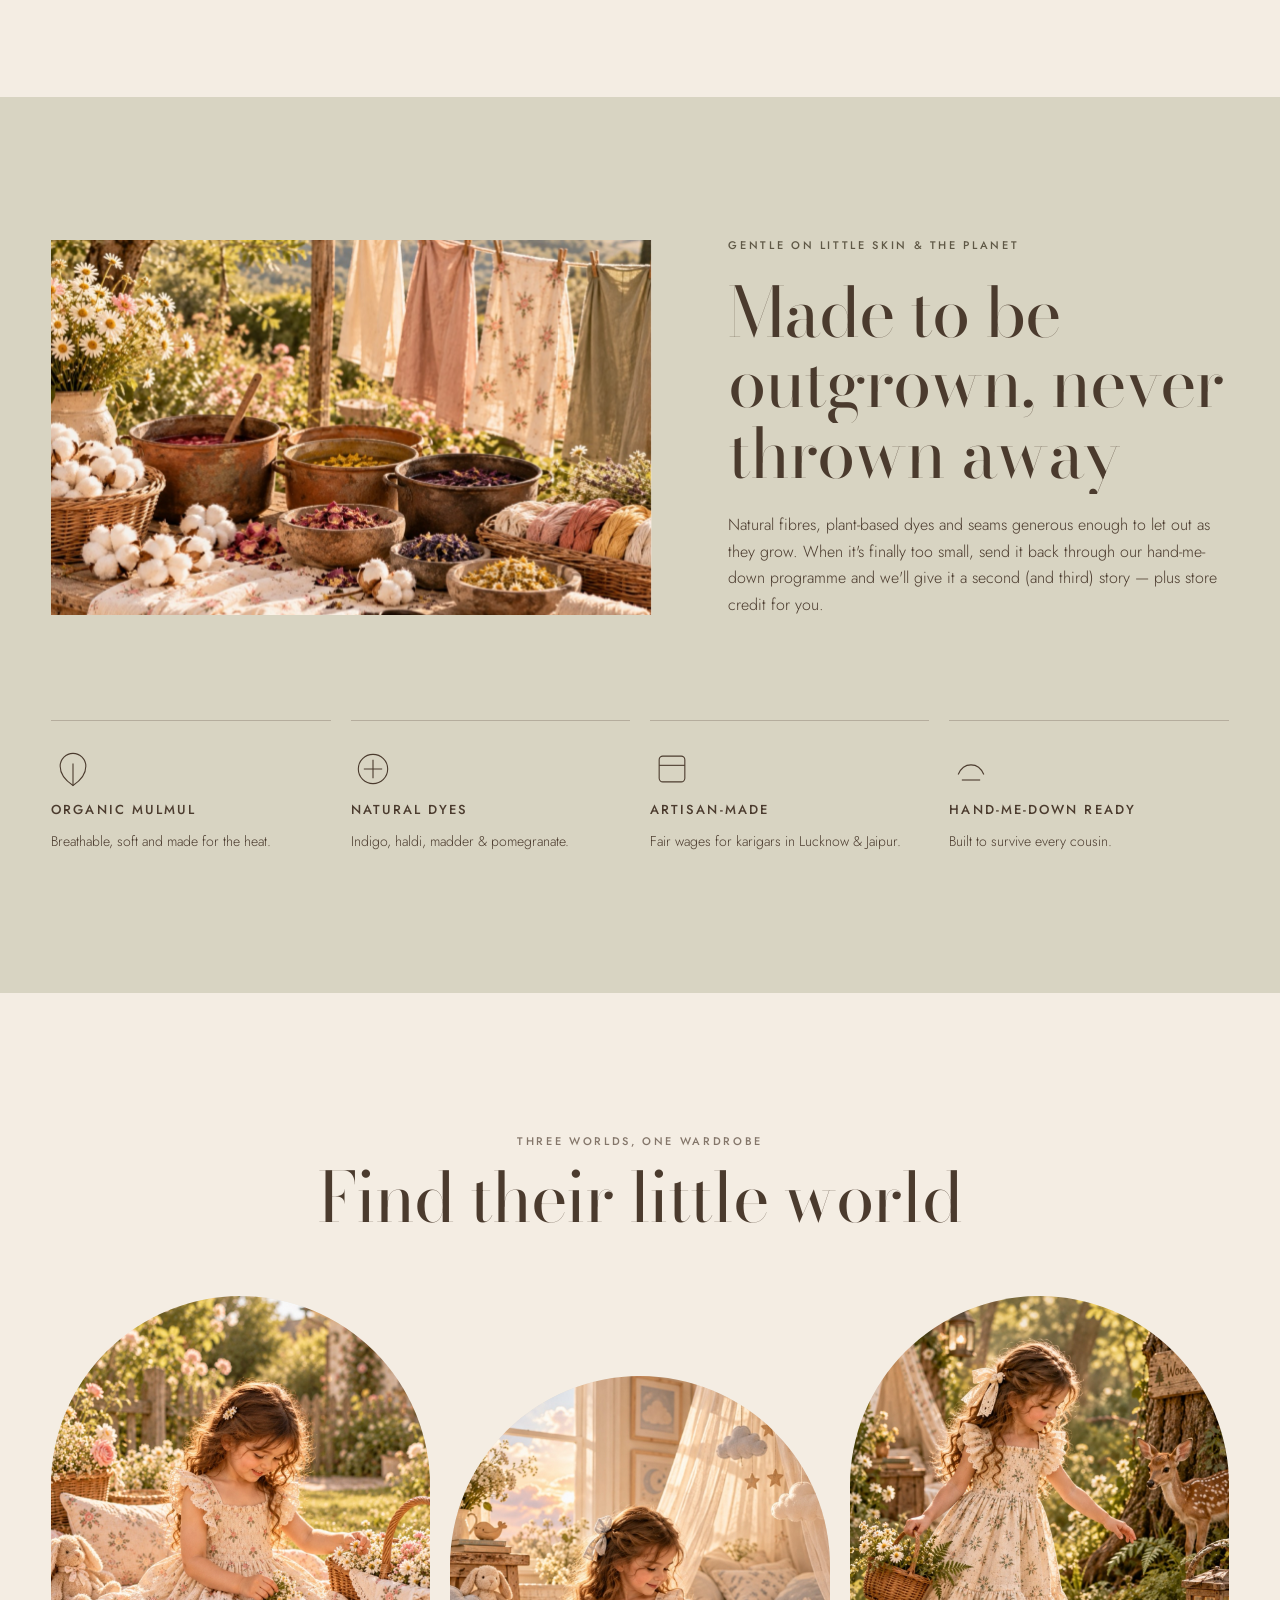
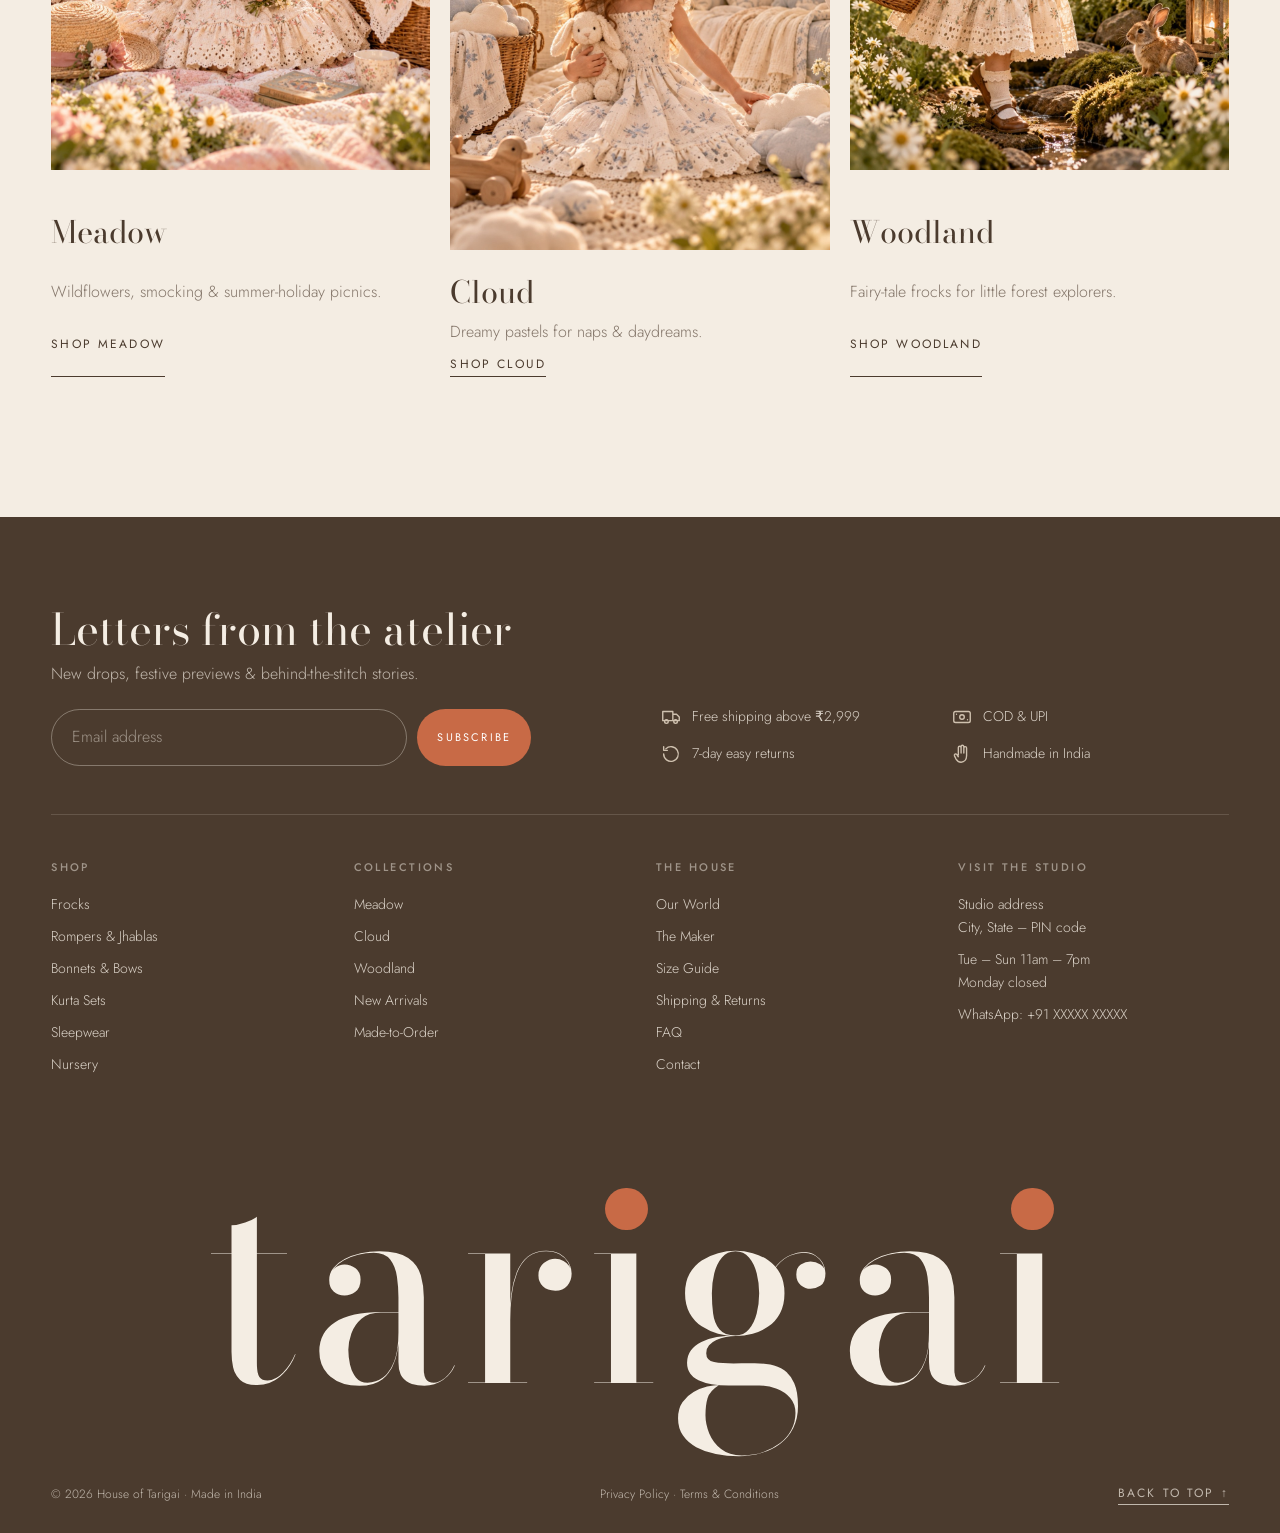
<file: our-world.html>
<!doctype html>
<html lang="en">
<head>
  <meta charset="utf-8">
  <meta name="viewport" content="width=device-width, initial-scale=1">
  <link rel="icon" href="data:image/svg+xml,%3Csvg xmlns=%27http://www.w3.org/2000/svg%27 viewBox=%270 0 32 32%27%3E%3Ccircle cx=%2716%27 cy=%2716%27 r=%2716%27 fill=%27%237D745F%27/%3E%3Ctext x=%2716%27 y=%2722%27 font-size=%2720%27 text-anchor=%27middle%27 font-family=%27Didot,Georgia%27 fill=%27%23f4ede3%27%3Et%3C/text%3E%3C/svg%3E">
  <title>Our World — House of Tarigai</title>
  <meta name="description" content="A small atelier making hand-smocked, slow-made clothing for children in natural fabrics.">
  <link rel="preconnect" href="https://fonts.googleapis.com">
  <link rel="preconnect" href="https://fonts.gstatic.com" crossorigin>
  <link href="https://fonts.googleapis.com/css2?family=Bodoni+Moda:ital,opsz,wght@0,6..96,400;0,6..96,500;1,6..96,400&family=Jost:wght@300;400;500&display=swap" rel="stylesheet">
  <link rel="stylesheet" href="css/styles.css">
  <link rel="stylesheet" href="css/shop.css">
</head>
<body data-page="world">
  <a class="skip-link" href="#main">Skip to content</a>
  <div data-header></div>
  <main id="main">
    <section class="page-hero page-hero--image">
      <div class="media parallax-strong" data-src="assets/images/hero-poster.jpg" data-tone="butter"></div>
      <p class="eyebrow reveal-up">Our World</p>
      <h1 class="display split">Slow-made for little ones</h1>
      <p class="lede reveal-up">Clothes that feel like childhood should — soft, unhurried, and full of wonder.</p>
    </section>

    <section class="section">
      <div class="two-col">
        <div class="media reveal-clip parallax" data-src="assets/images/origin-studio.jpg" data-tone="butter"></div>
        <div class="prose">
          <p class="eyebrow reveal-up">Our story</p>
          <h2 class="h2 split">Born at the kitchen table</h2>
          <p class="reveal-up">It began with a hand-me-down frock, a tin of embroidery thread and a little one who refused to wear anything else. Friends asked for one, then their friends did too.</p>
          <p class="reveal-up">Today our small studio still makes every piece the same way — by hand, in breathable mulmul and cotton made for Indian summers, in colours borrowed from the garden. Nothing is rushed, and nothing is made in thousands.</p>
          <a href="the-maker.html" class="btn btn--line magnetic reveal-up">Meet the Maker</a>
        </div>
      </div>
      <div class="values">
        <div class="value reveal-up"><b><span class="js-count" data-to="40">0</span>+</b><h4>Karigars</h4><p>Artisans we work with directly, paid fairly.</p></div>
        <div class="value reveal-up"><b><span class="js-count" data-to="12480">0</span></b><h4>Stitches</h4><p>Hand stitches in a single smocked frock.</p></div>
        <div class="value reveal-up"><b><span class="js-count" data-to="100">0</span>%</b><h4>Natural</h4><p>Cotton, mulmul and linen — nothing synthetic touches their skin.</p></div>
        <div class="value reveal-up"><b>0</b><h4>Overstock</h4><p>Small batches mean nothing ends up in landfill.</p></div>
      </div>
    </section>

    <section class="sustain" id="sustainability">
      <div class="sustain__top">
        <div class="media media--wide reveal-clip parallax" data-src="assets/images/sustain.jpg" data-tone="sage"></div>
        <div class="sustain__text">
          <p class="eyebrow reveal-up">Gentle on Little Skin &amp; the Planet</p>
          <h2 class="h2 split">Made to be outgrown, never thrown away</h2>
          <p class="reveal-up">Natural fibres, plant-based dyes and seams generous enough to let out as they grow. When it's finally too small, send it back through our hand-me-down programme and we'll give it a second (and third) story — plus store credit for you.</p>
        </div>
      </div>
      <ul class="features">
        <li class="feature reveal-up"><svg viewBox="0 0 48 48"><path d="M24 42c-9-6-14-13-14-21a14 14 0 0 1 28 0c0 8-5 15-14 21Z"/><path d="M24 42V18"/></svg><h4>Organic Mulmul</h4><p>Breathable, soft and made for the heat.</p></li>
        <li class="feature reveal-up"><svg viewBox="0 0 48 48"><circle cx="24" cy="24" r="16"/><path d="M14 24h20M24 14v20"/></svg><h4>Natural Dyes</h4><p>Indigo, haldi, madder &amp; pomegranate.</p></li>
        <li class="feature reveal-up"><svg viewBox="0 0 48 48"><rect x="10" y="10" width="28" height="28" rx="4"/><path d="M10 20h28"/></svg><h4>Artisan-Made</h4><p>Fair wages for karigars in Lucknow &amp; Jaipur.</p></li>
        <li class="feature reveal-up"><svg viewBox="0 0 48 48"><path d="M10 30c6-14 22-14 28 0"/><path d="M14 36h20"/></svg><h4>Hand-me-down Ready</h4><p>Built to survive every cousin.</p></li>
      </ul>
    </section>

    <section class="worlds">
      <div class="section-head section-head--center"><p class="eyebrow reveal-up">Three Worlds, One Wardrobe</p><h2 class="h2 split">Find their little world</h2></div>
      <div class="worlds__grid">
        <a href="shop.html?collection=meadow" class="world reveal-up" data-cursor="Enter"><div class="media media--tall" data-src="assets/images/world-meadow.jpg" data-tone="blush"></div><h3 class="h3">Meadow</h3><p>Wildflowers, smocking &amp; summer-holiday picnics.</p><span class="link-u">Shop Meadow</span></a>
        <a href="shop.html?collection=cloud" class="world reveal-up" data-cursor="Enter"><div class="media media--tall" data-src="assets/images/world-cloud.jpg" data-tone="sky"></div><h3 class="h3">Cloud</h3><p>Dreamy pastels for naps &amp; daydreams.</p><span class="link-u">Shop Cloud</span></a>
        <a href="shop.html?collection=woodland" class="world reveal-up" data-cursor="Enter"><div class="media media--tall" data-src="assets/images/world-woodland.jpg" data-tone="sage"></div><h3 class="h3">Woodland</h3><p>Fairy-tale frocks for little forest explorers.</p><span class="link-u">Shop Woodland</span></a>
      </div>
    </section>
  </main>
  <div data-footer></div>
  <script src="js/data.js"></script>
  <script src="js/core.js"></script>
</body>
</html>
</file>
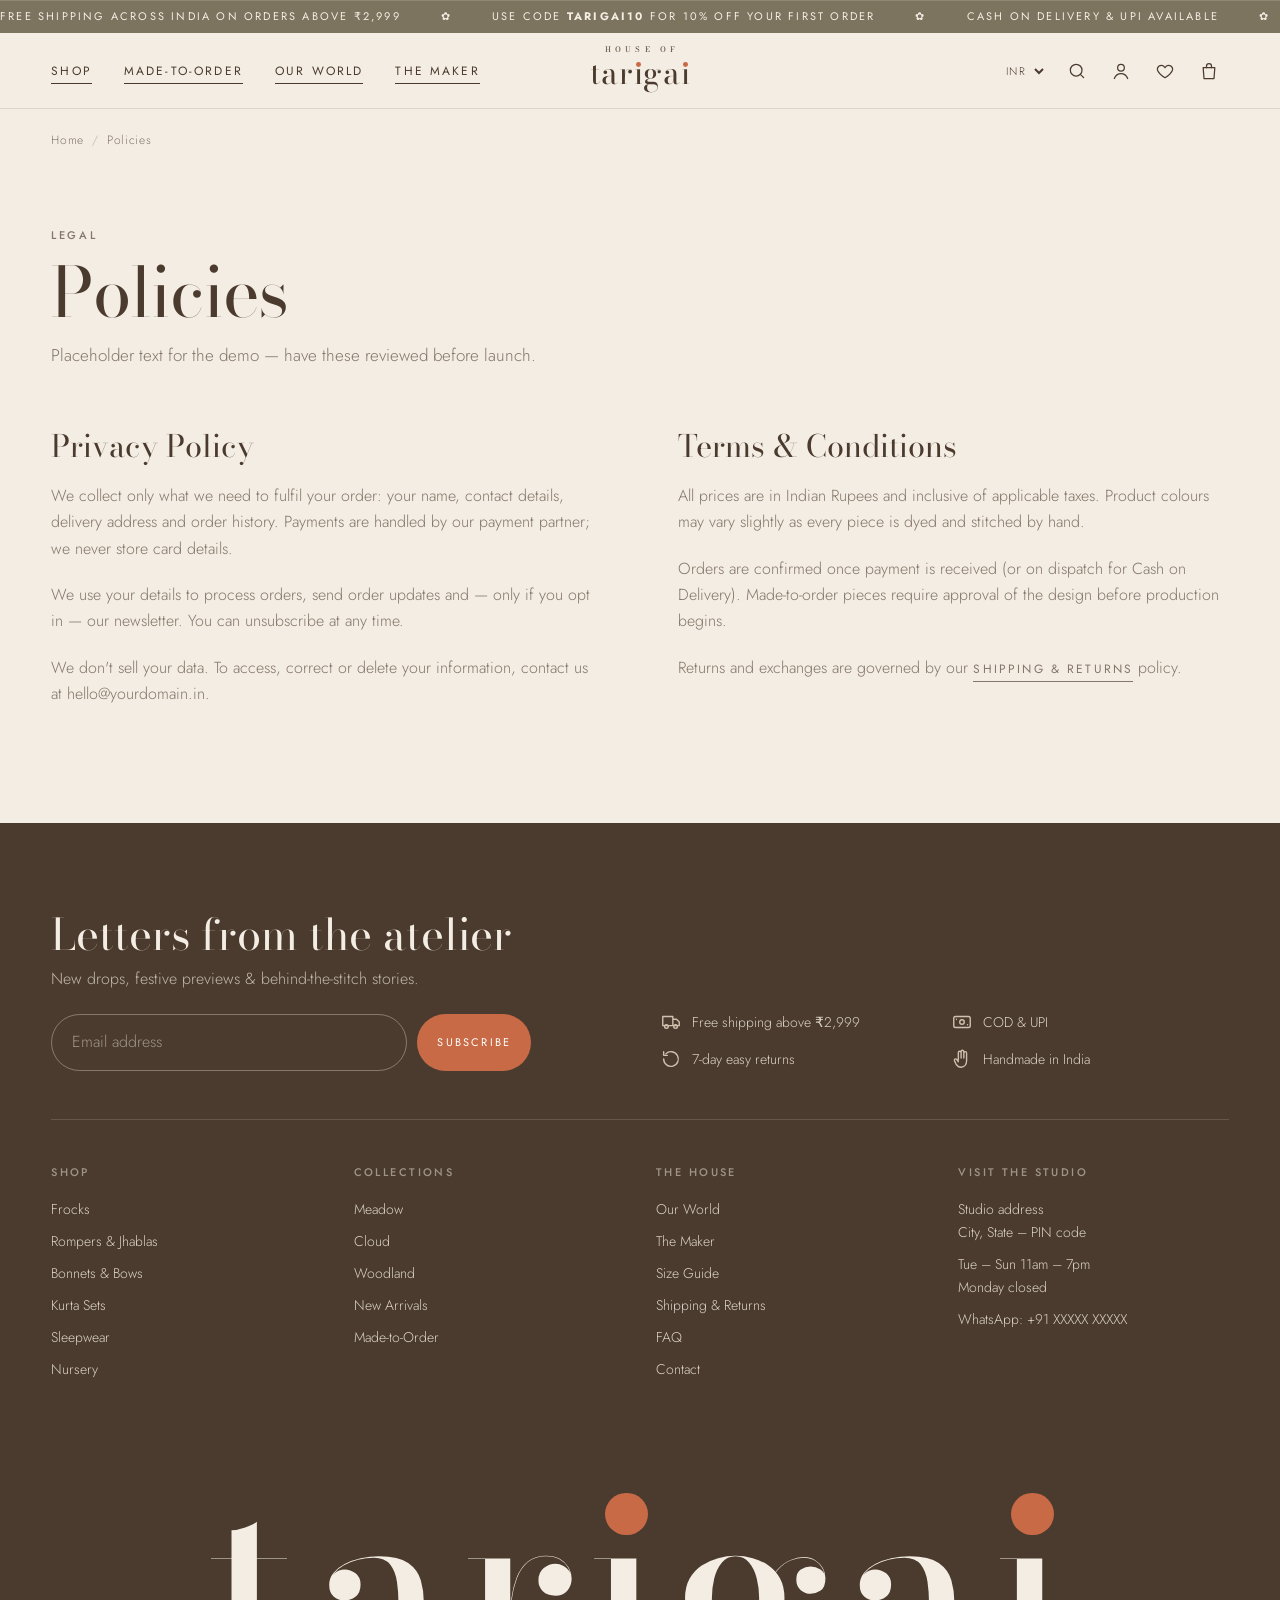
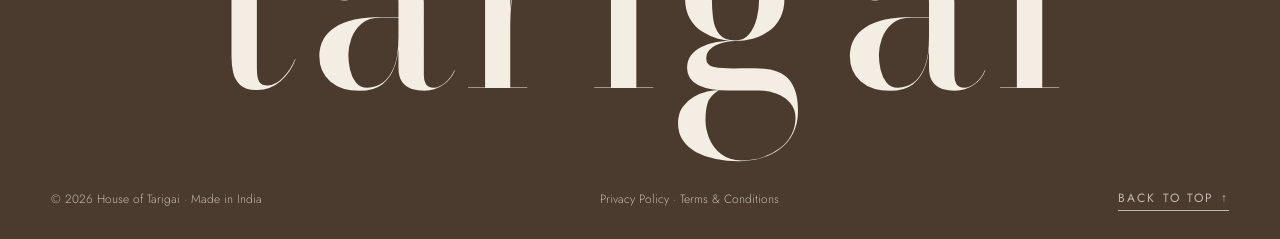
<file: policies.html>
<!doctype html>
<html lang="en">
<head>
  <meta charset="utf-8">
  <meta name="viewport" content="width=device-width, initial-scale=1">
  <link rel="icon" href="data:image/svg+xml,%3Csvg xmlns=%27http://www.w3.org/2000/svg%27 viewBox=%270 0 32 32%27%3E%3Ccircle cx=%2716%27 cy=%2716%27 r=%2716%27 fill=%27%237D745F%27/%3E%3Ctext x=%2716%27 y=%2722%27 font-size=%2720%27 text-anchor=%27middle%27 font-family=%27Didot,Georgia%27 fill=%27%23f4ede3%27%3Et%3C/text%3E%3C/svg%3E">
  <title>Policies — House of Tarigai</title>
  <link rel="preconnect" href="https://fonts.googleapis.com">
  <link rel="preconnect" href="https://fonts.gstatic.com" crossorigin>
  <link href="https://fonts.googleapis.com/css2?family=Bodoni+Moda:ital,opsz,wght@0,6..96,400;0,6..96,500;1,6..96,400&family=Jost:wght@300;400;500&display=swap" rel="stylesheet">
  <link rel="stylesheet" href="css/styles.css">
  <link rel="stylesheet" href="css/shop.css">
</head>
<body data-page="policies">
  <a class="skip-link" href="#main">Skip to content</a>
  <div data-header></div>
  <main id="main">
    <nav class="crumbs" aria-label="Breadcrumb"><a href="index.html">Home</a><span>Policies</span></nav>
    <header class="page-hero"><p class="eyebrow">Legal</p><h1 class="h2">Policies</h1><p class="lede">Placeholder text for the demo — have these reviewed before launch.</p></header>
    <section class="section" style="padding-top:10px">
      <div class="two-col" style="align-items:start">
        <article class="prose" id="privacy">
          <h2 class="h3">Privacy Policy</h2>
          <p>We collect only what we need to fulfil your order: your name, contact details, delivery address and order history. Payments are handled by our payment partner; we never store card details.</p>
          <p>We use your details to process orders, send order updates and — only if you opt in — our newsletter. You can unsubscribe at any time.</p>
          <p>We don't sell your data. To access, correct or delete your information, contact us at hello@yourdomain.in.</p>
        </article>
        <article class="prose" id="terms">
          <h2 class="h3">Terms &amp; Conditions</h2>
          <p>All prices are in Indian Rupees and inclusive of applicable taxes. Product colours may vary slightly as every piece is dyed and stitched by hand.</p>
          <p>Orders are confirmed once payment is received (or on dispatch for Cash on Delivery). Made-to-order pieces require approval of the design before production begins.</p>
          <p>Returns and exchanges are governed by our <a href="care.html#shipping" class="link-u">Shipping &amp; Returns</a> policy.</p>
        </article>
      </div>
    </section>
  </main>
  <div data-footer></div>
  <script src="js/data.js"></script>
  <script src="js/core.js"></script>
</body>
</html>
</file>
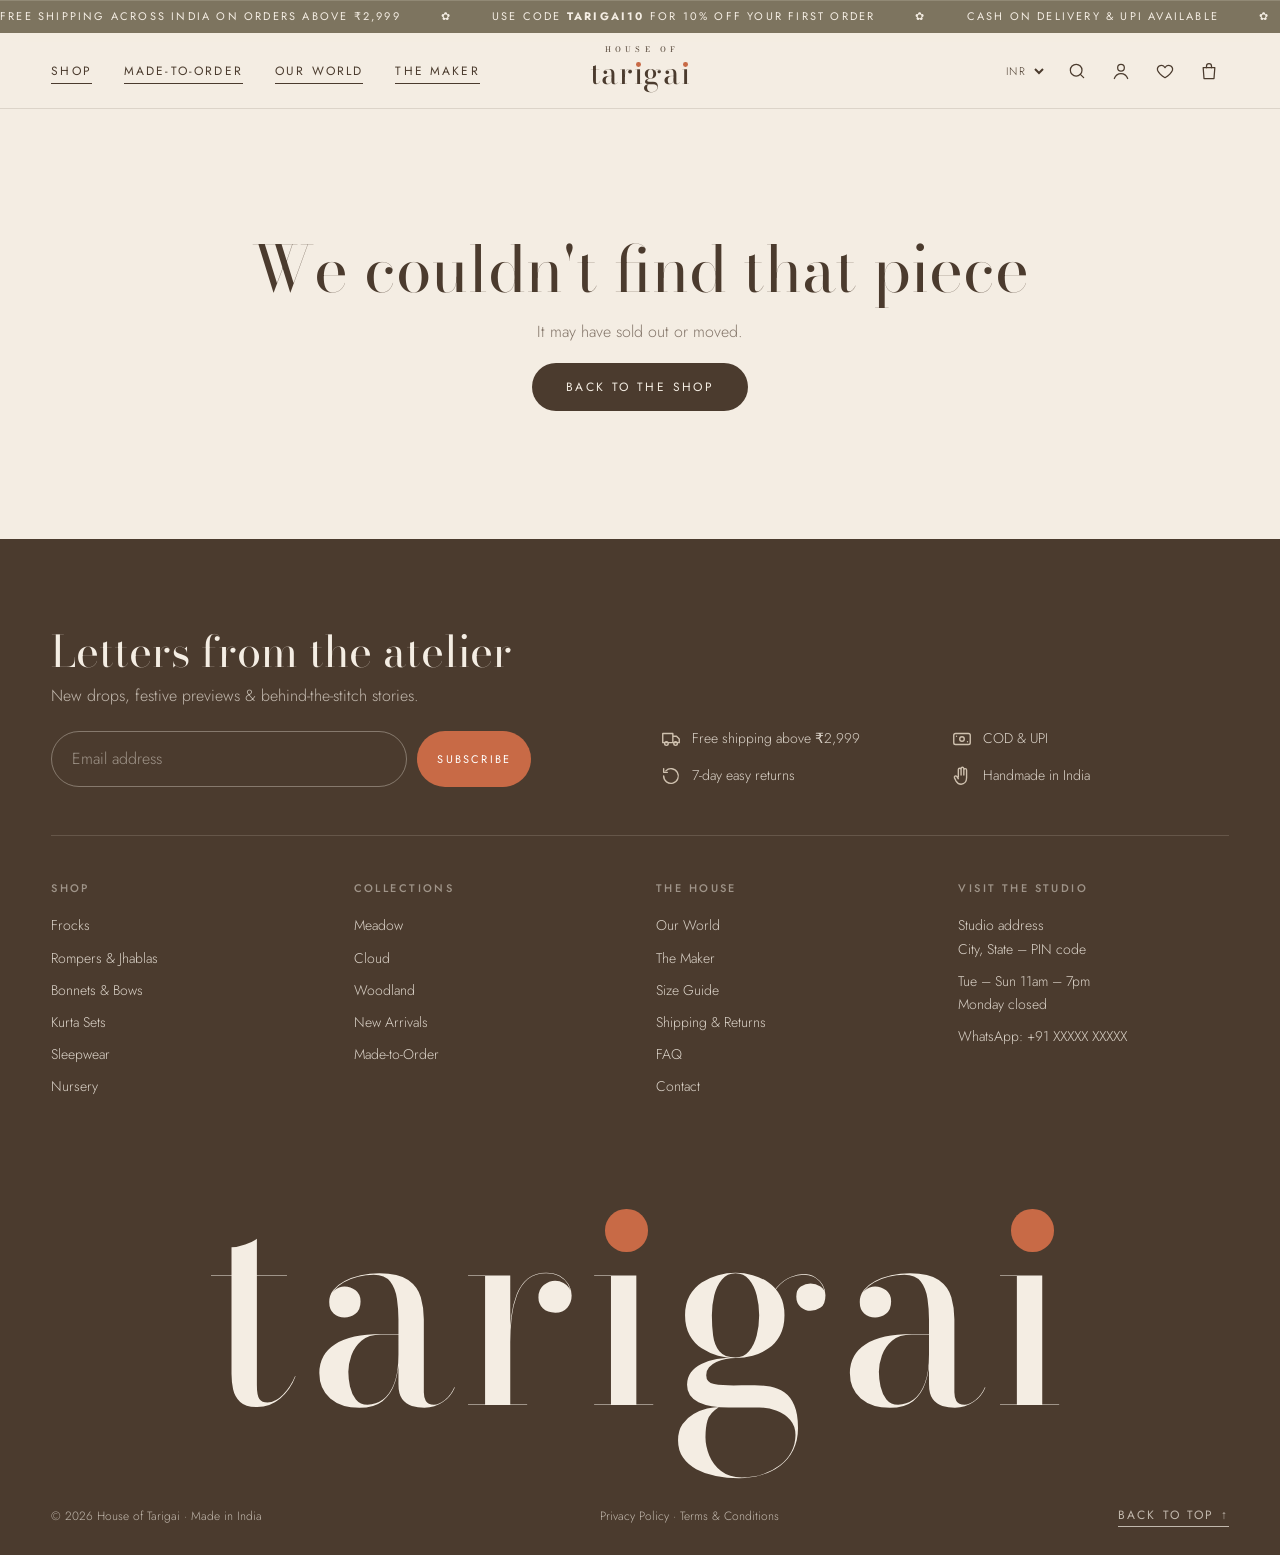
<file: product.html>
<!doctype html>
<html lang="en">
<head>
  <meta charset="utf-8">
  <meta name="viewport" content="width=device-width, initial-scale=1">
  <link rel="icon" href="data:image/svg+xml,%3Csvg xmlns=%27http://www.w3.org/2000/svg%27 viewBox=%270 0 32 32%27%3E%3Ccircle cx=%2716%27 cy=%2716%27 r=%2716%27 fill=%27%237D745F%27/%3E%3Ctext x=%2716%27 y=%2722%27 font-size=%2720%27 text-anchor=%27middle%27 font-family=%27Didot,Georgia%27 fill=%27%23f4ede3%27%3Et%3C/text%3E%3C/svg%3E">
  <title>Product — House of Tarigai</title>
  <meta name="description" content="Hand-smocked heirloom clothing for children, handcrafted in India.">
  <link rel="preconnect" href="https://fonts.googleapis.com">
  <link rel="preconnect" href="https://fonts.gstatic.com" crossorigin>
  <link href="https://fonts.googleapis.com/css2?family=Bodoni+Moda:ital,opsz,wght@0,6..96,400;0,6..96,500;1,6..96,400&family=Jost:wght@300;400;500&display=swap" rel="stylesheet">
  <link rel="stylesheet" href="css/styles.css">
  <link rel="stylesheet" href="css/shop.css">
</head>
<body data-page="product">
  <a class="skip-link" href="#main">Skip to content</a>
  <div data-header></div>
  <main id="main" class="js-pdp"></main>
  <div data-footer></div>
  <script src="js/data.js"></script>
  <script src="js/core.js"></script>
  <script src="js/product.js"></script>
</body>
</html>
</file>
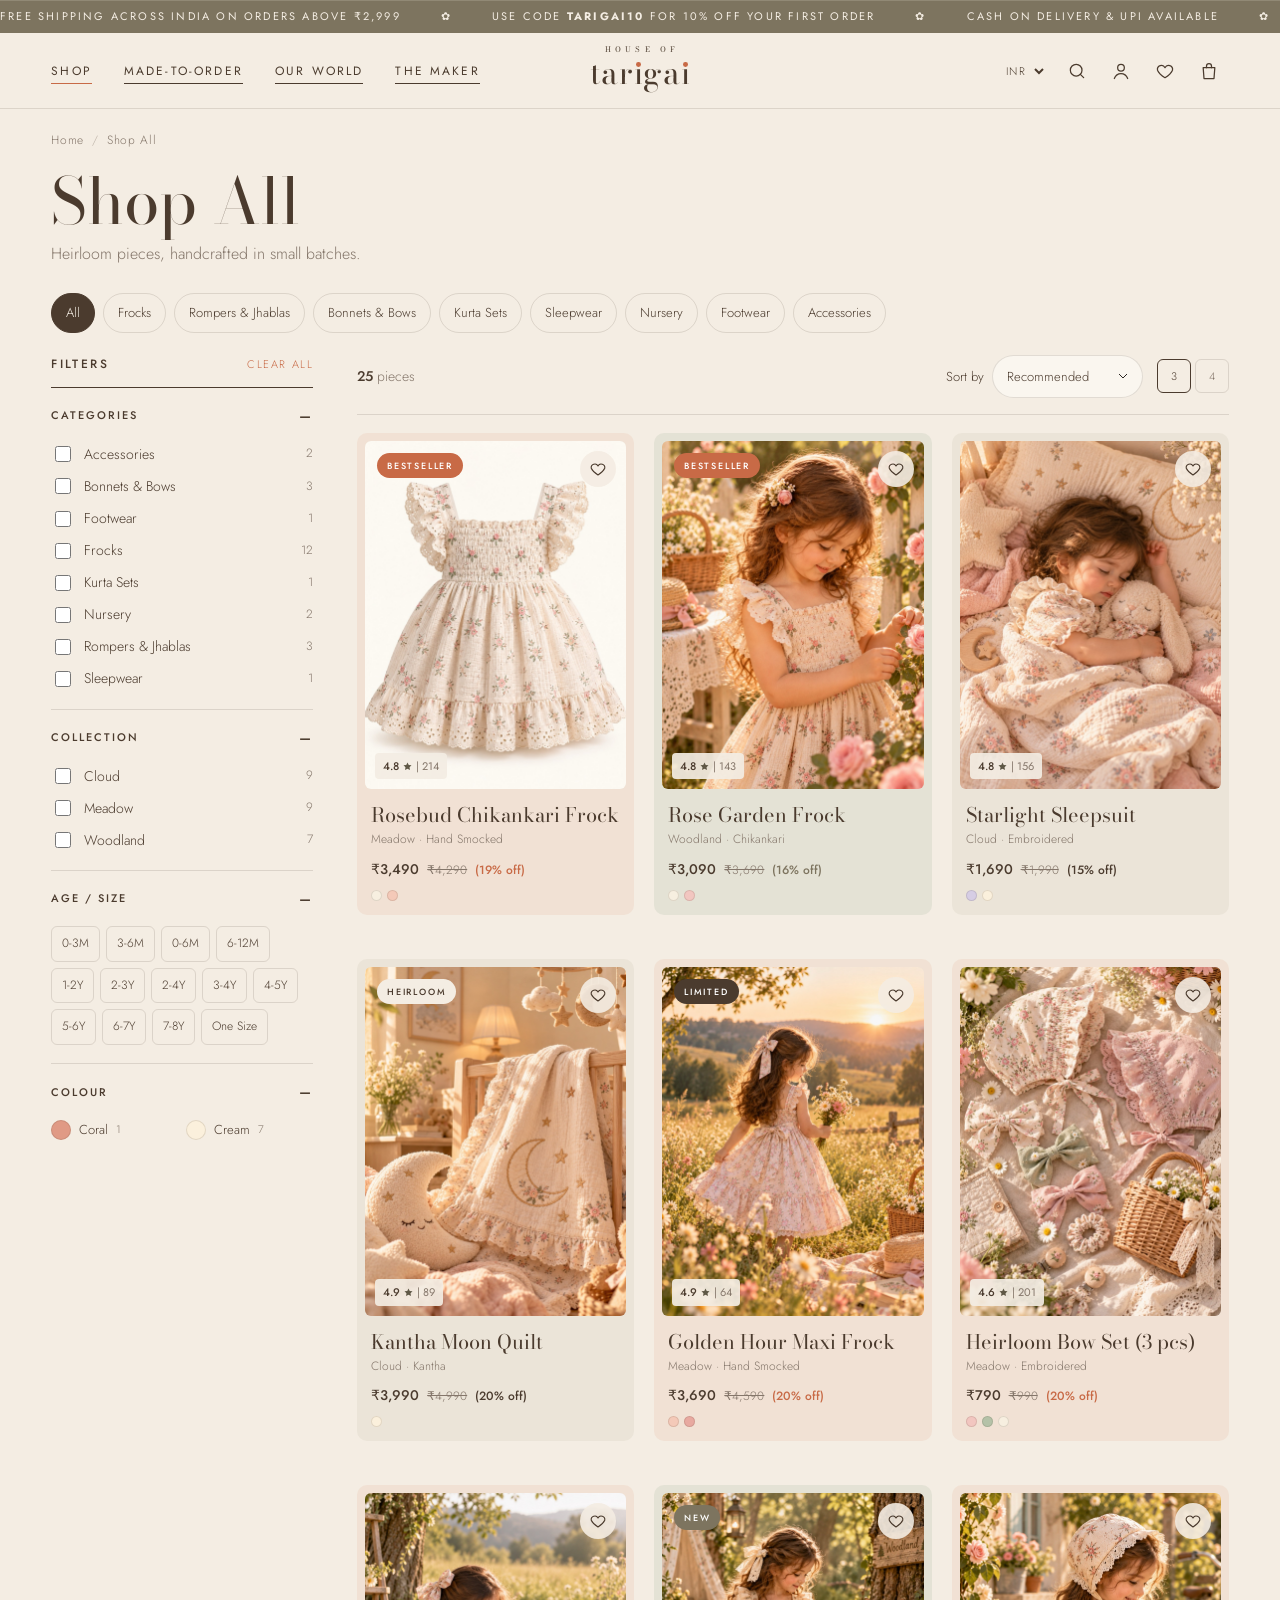
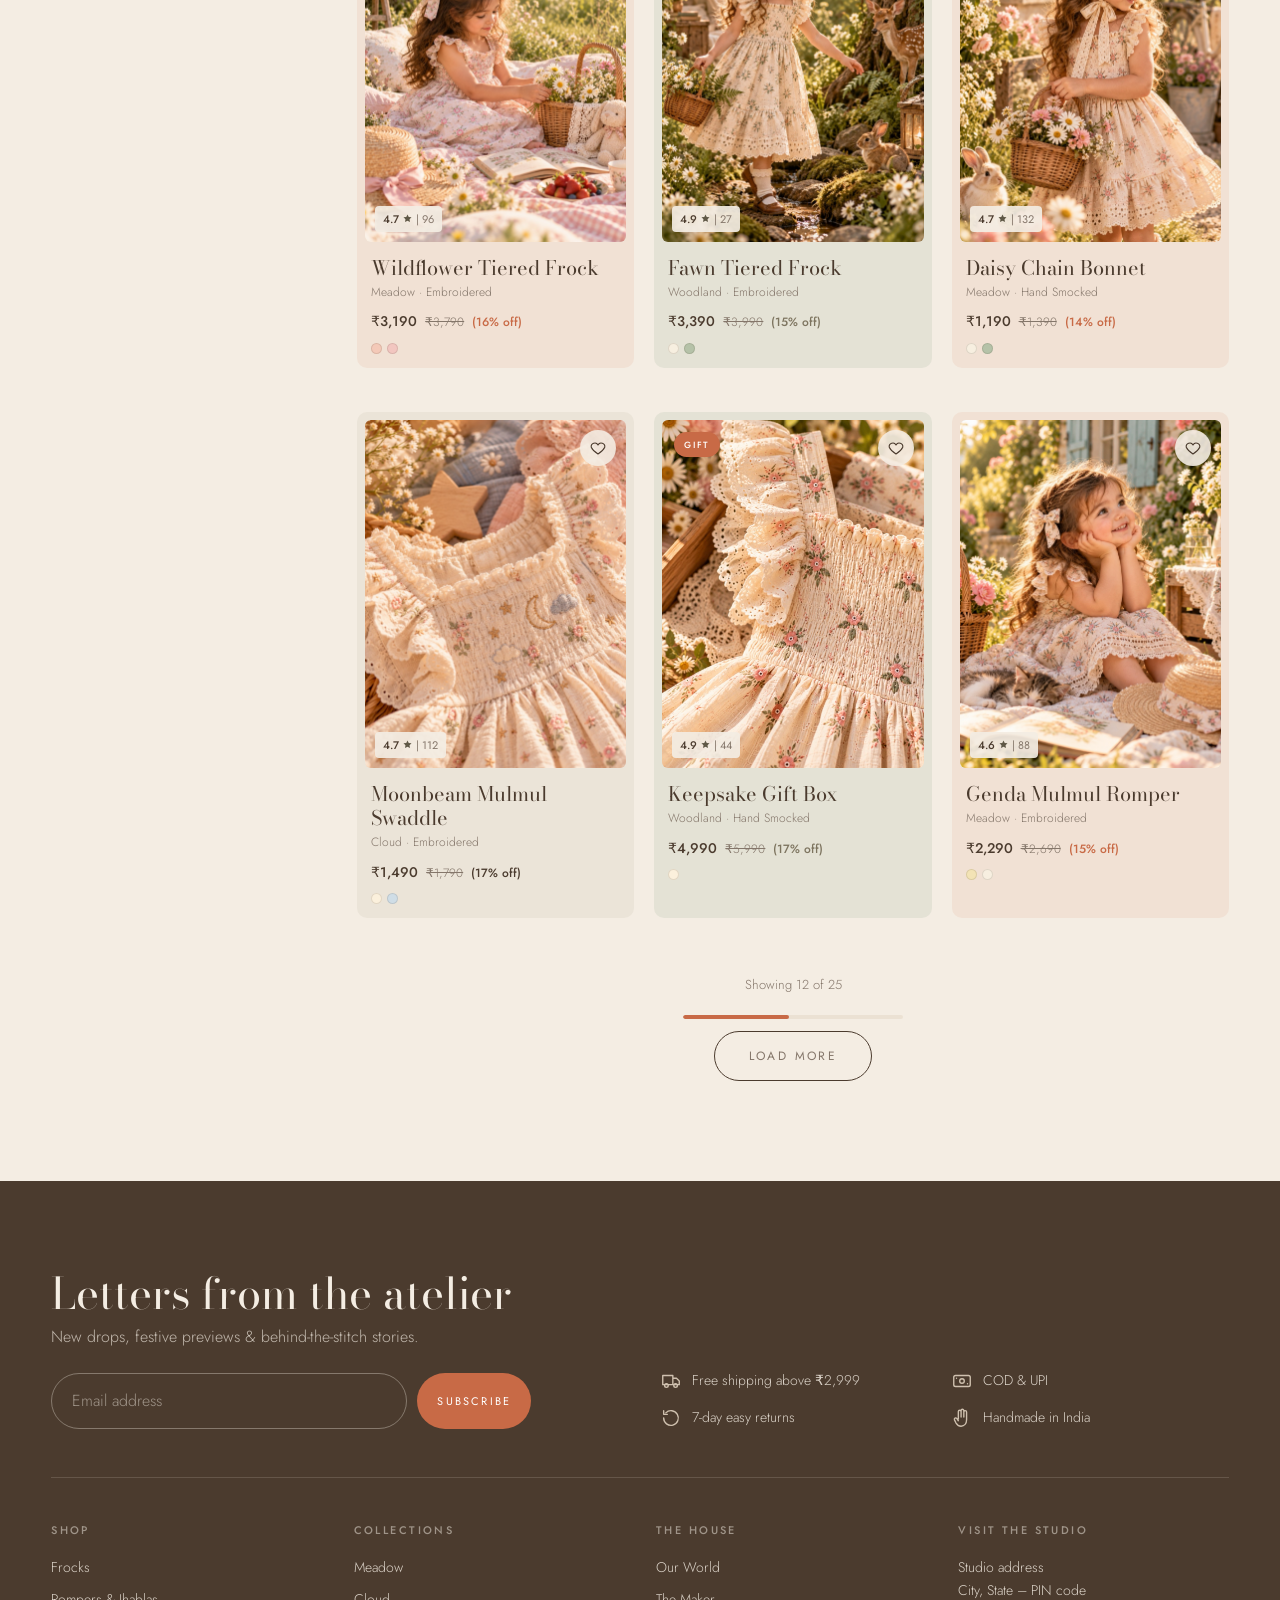
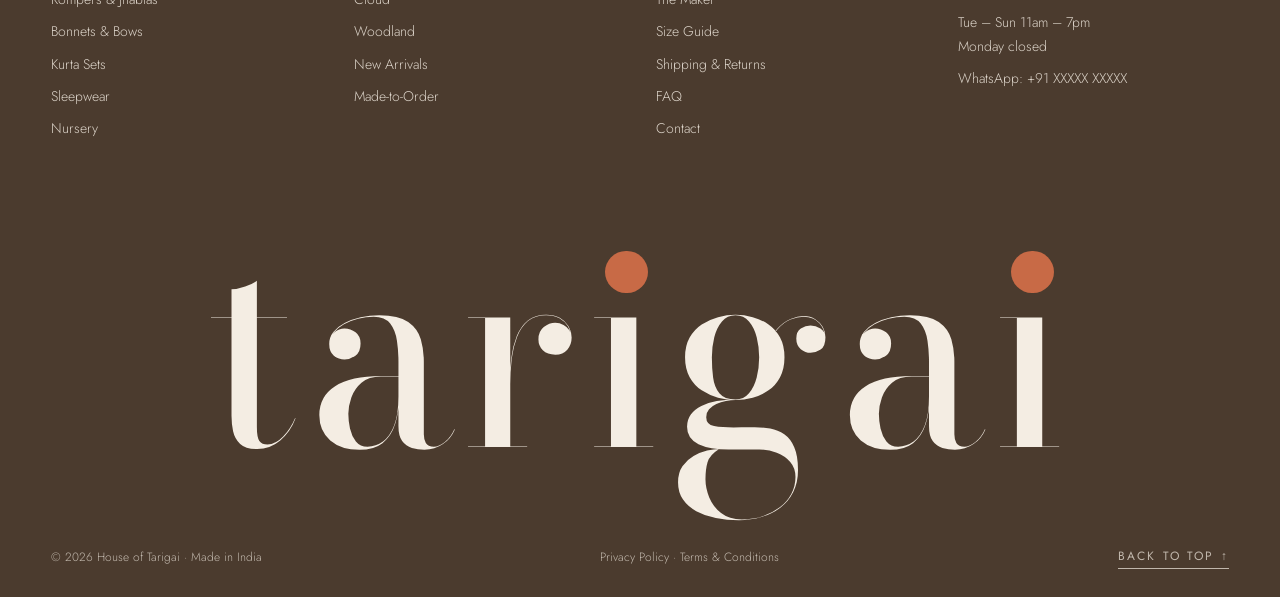
<file: shop.html>
<!doctype html>
<html lang="en">
<head>
  <meta charset="utf-8">
  <meta name="viewport" content="width=device-width, initial-scale=1">
  <link rel="icon" href="data:image/svg+xml,%3Csvg xmlns=%27http://www.w3.org/2000/svg%27 viewBox=%270 0 32 32%27%3E%3Ccircle cx=%2716%27 cy=%2716%27 r=%2716%27 fill=%27%237D745F%27/%3E%3Ctext x=%2716%27 y=%2722%27 font-size=%2720%27 text-anchor=%27middle%27 font-family=%27Didot,Georgia%27 fill=%27%23f4ede3%27%3Et%3C/text%3E%3C/svg%3E">
  <title>Shop — House of Tarigai</title>
  <meta name="description" content="Shop hand-smocked frocks, jhablas, kurta sets, sleepwear, bonnets and nursery heirlooms for children.">
  <link rel="preconnect" href="https://fonts.googleapis.com">
  <link rel="preconnect" href="https://fonts.gstatic.com" crossorigin>
  <link href="https://fonts.googleapis.com/css2?family=Bodoni+Moda:ital,opsz,wght@0,6..96,400;0,6..96,500;1,6..96,400&family=Jost:wght@300;400;500&display=swap" rel="stylesheet">
  <link rel="stylesheet" href="css/styles.css">
  <link rel="stylesheet" href="css/shop.css">
</head>
<body data-page="shop">
  <a class="skip-link" href="#main">Skip to content</a>
  <div data-header></div>

  <main id="main">
    <nav class="crumbs" aria-label="Breadcrumb"><a href="index.html">Home</a><span class="js-crumb">Shop</span></nav>
    <div class="js-banner"></div>
    <header class="shop-head">
      <div><h1 class="js-title">Shop All</h1><p class="js-sub">Heirloom pieces, handcrafted in small batches.</p></div>
    </header>
    <div class="qcats js-qcats"></div>

    <div class="shop">
      <aside class="filters" aria-label="Filters">
        <div class="filters__head"><h3>Filters</h3><button class="js-clear">Clear all</button></div>
        <div class="js-facets"></div>
      </aside>
      <div class="filters__foot"><button class="btn btn--line js-clear">Clear</button><button class="btn btn--dark js-apply">Show results</button></div>
      <div class="filters-scrim js-filters-close"></div>

      <section aria-label="Products">
        <div class="toolbar">
          <p class="toolbar__count js-results"></p>
          <div class="toolbar__right">
            <label class="sort">Sort by
              <select class="js-sort">
                <option value="recommended">Recommended</option>
                <option value="new">What's New</option>
                <option value="popular">Popularity</option>
                <option value="price-asc">Price: Low to High</option>
                <option value="price-desc">Price: High to Low</option>
                <option value="discount">Better Discount</option>
                <option value="rating">Customer Rating</option>
              </select>
            </label>
            <div class="density" aria-label="Grid columns"><button data-cols="3">3</button><button data-cols="4">4</button></div>
          </div>
        </div>
        <div class="applied js-applied"></div>
        <div class="pgrid js-grid"></div>
        <div class="loadmore js-more"></div>
      </section>
    </div>

    <div class="mobile-tools">
      <label><svg viewBox="0 0 24 24"><path d="M7 4v16M3 16l4 4 4-4M17 20V4M13 8l4-4 4 4"/></svg>Sort<select class="js-sort" aria-label="Sort"></select></label>
      <button class="js-filters-open"><svg viewBox="0 0 24 24"><path d="M4 6h16M7 12h10M10 18h4"/></svg>Filter <span class="js-fcount"></span></button>
    </div>
  </main>

  <div data-footer></div>
  <script src="js/data.js"></script>
  <script src="js/core.js"></script>
  <script src="js/shop.js"></script>
</body>
</html>
</file>
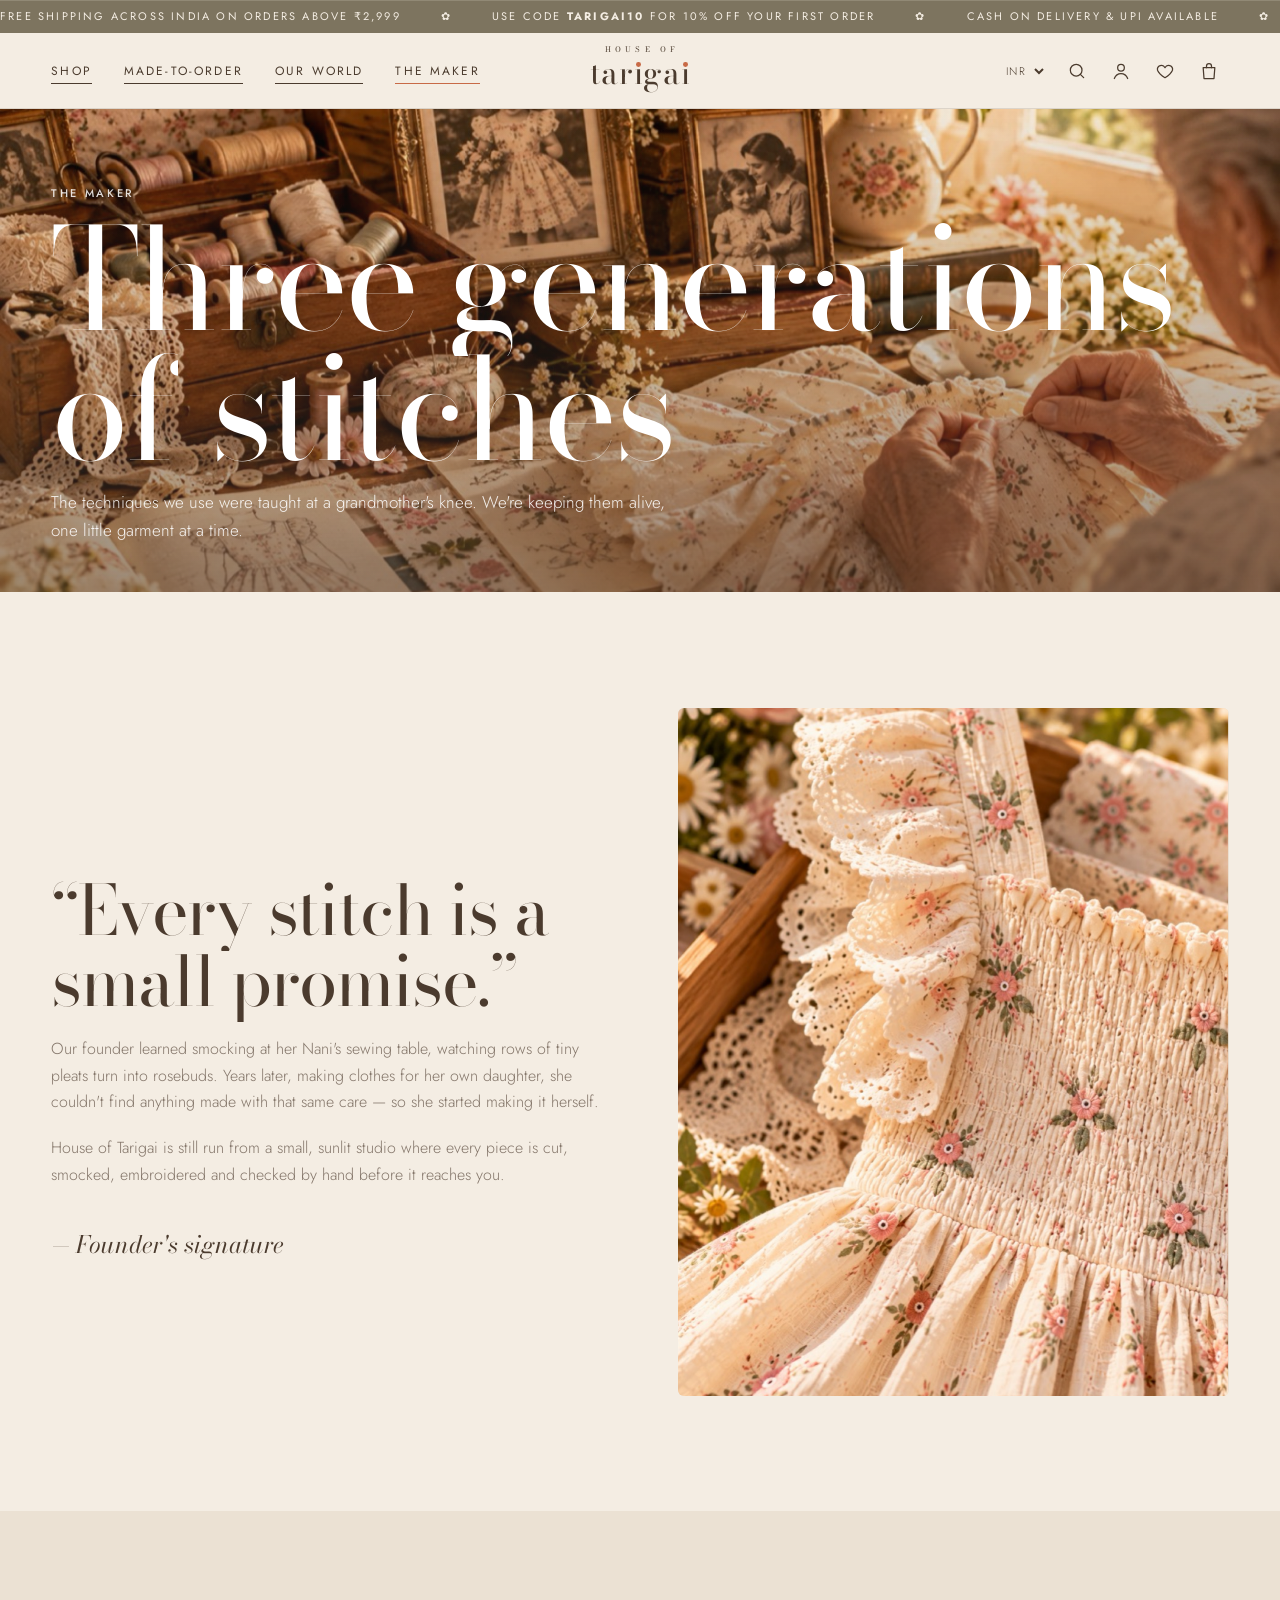
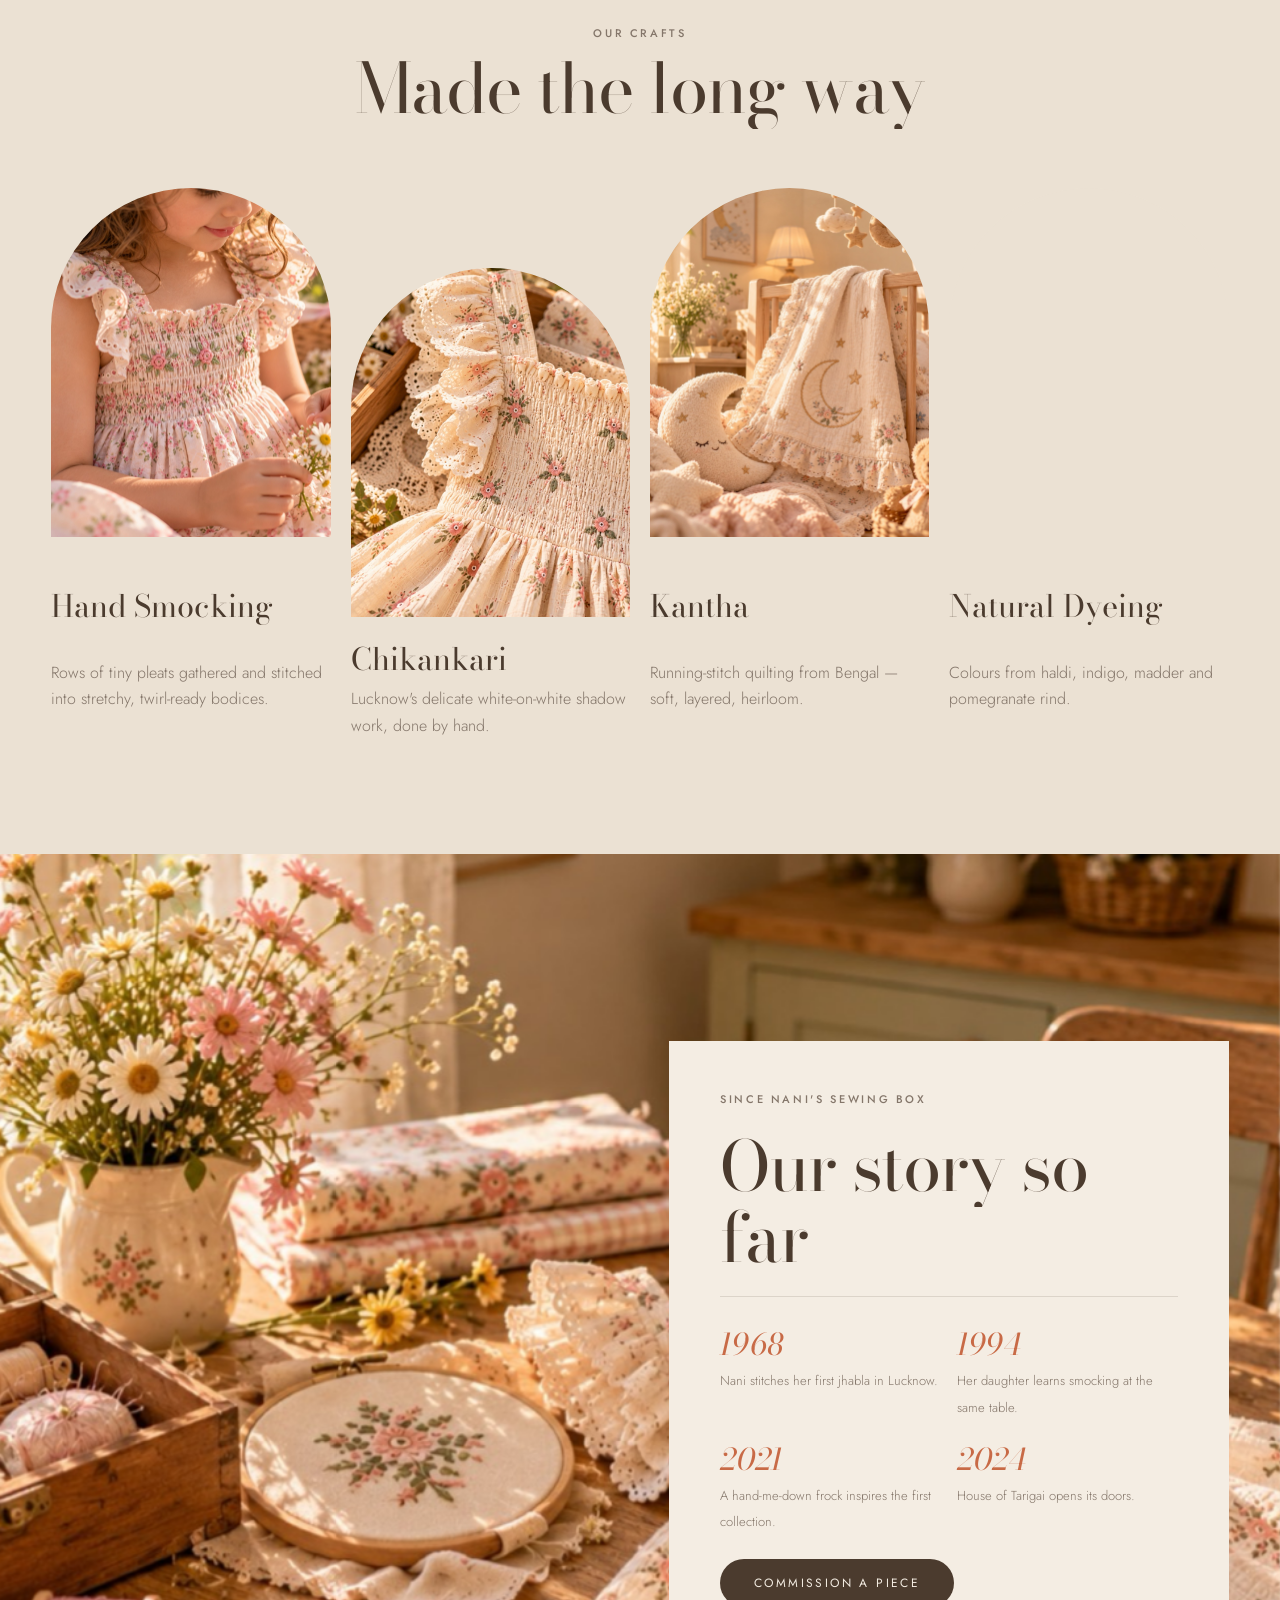
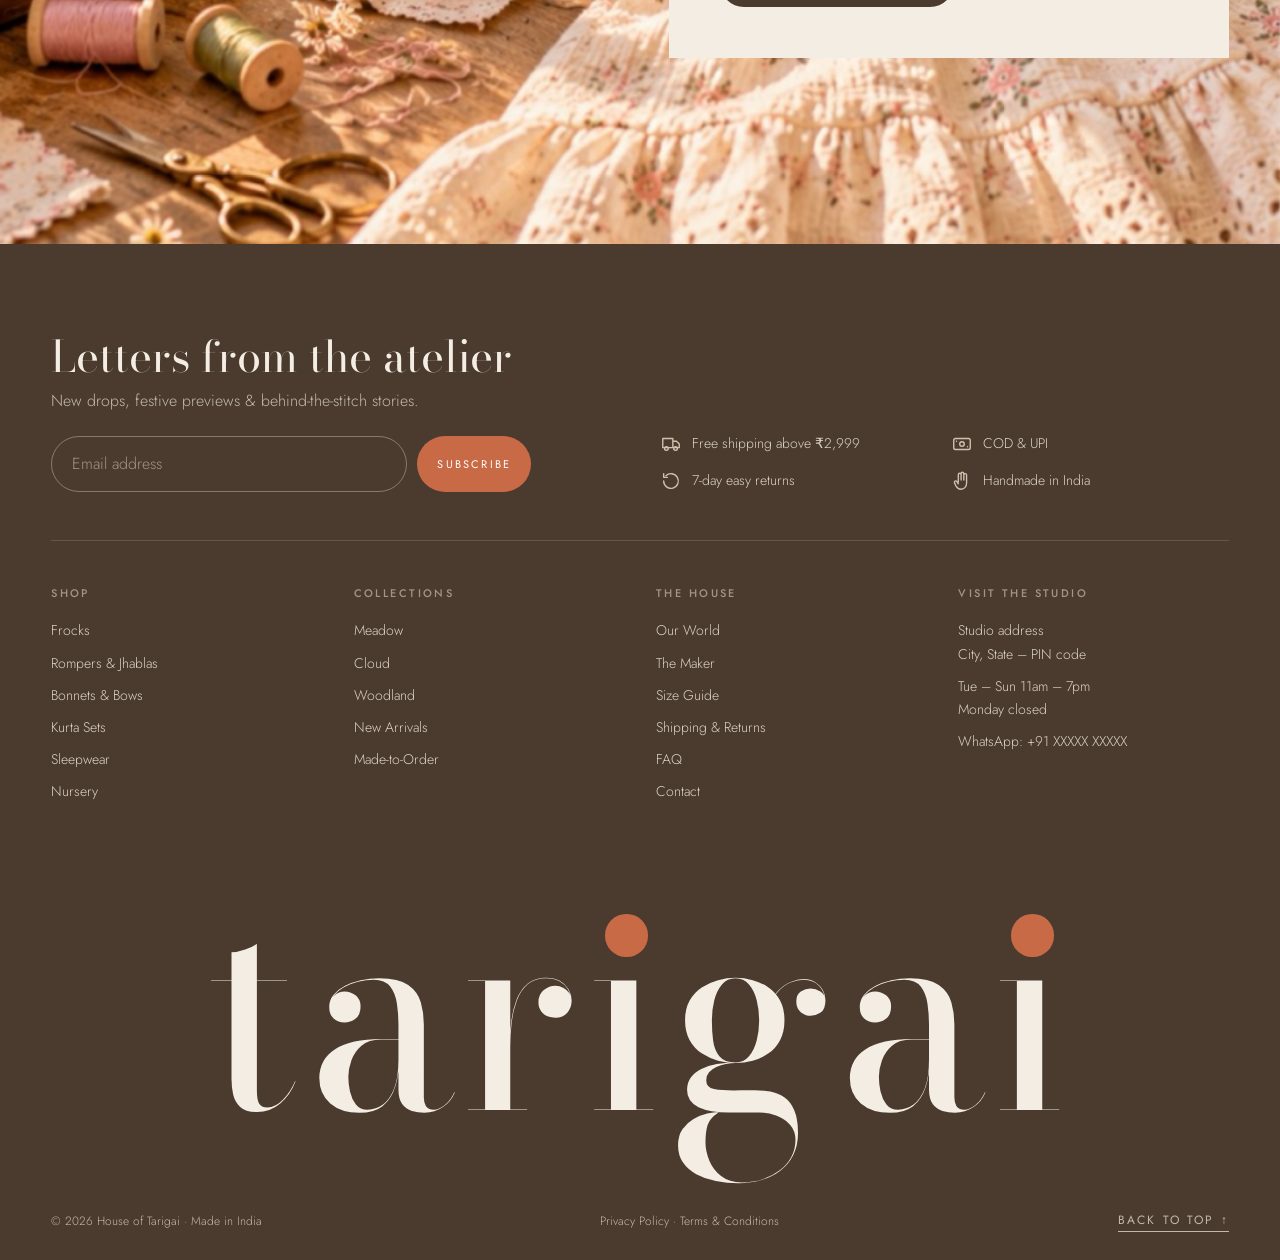
<file: the-maker.html>
<!doctype html>
<html lang="en">
<head>
  <meta charset="utf-8">
  <meta name="viewport" content="width=device-width, initial-scale=1">
  <link rel="icon" href="data:image/svg+xml,%3Csvg xmlns=%27http://www.w3.org/2000/svg%27 viewBox=%270 0 32 32%27%3E%3Ccircle cx=%2716%27 cy=%2716%27 r=%2716%27 fill=%27%237D745F%27/%3E%3Ctext x=%2716%27 y=%2722%27 font-size=%2720%27 text-anchor=%27middle%27 font-family=%27Didot,Georgia%27 fill=%27%23f4ede3%27%3Et%3C/text%3E%3C/svg%3E">
  <title>The Maker — House of Tarigai</title>
  <meta name="description" content="Three generations of stitches: the people and crafts behind House of Tarigai.">
  <link rel="preconnect" href="https://fonts.googleapis.com">
  <link rel="preconnect" href="https://fonts.gstatic.com" crossorigin>
  <link href="https://fonts.googleapis.com/css2?family=Bodoni+Moda:ital,opsz,wght@0,6..96,400;0,6..96,500;1,6..96,400&family=Jost:wght@300;400;500&display=swap" rel="stylesheet">
  <link rel="stylesheet" href="css/styles.css">
  <link rel="stylesheet" href="css/shop.css">
</head>
<body data-page="maker">
  <a class="skip-link" href="#main">Skip to content</a>
  <div data-header></div>
  <main id="main">
    <section class="page-hero page-hero--image">
      <div class="media parallax-strong" data-src="assets/images/heritage.jpg" data-tone="butter"></div>
      <p class="eyebrow reveal-up">The Maker</p>
      <h1 class="display split">Three generations of stitches</h1>
      <p class="lede reveal-up">The techniques we use were taught at a grandmother's knee. We're keeping them alive, one little garment at a time.</p>
    </section>

    <section class="section">
      <div class="two-col">
        <div class="prose">
          <p class="eyebrow reveal-up">The founder</p>
          <h2 class="h2 split">“Every stitch is a small promise.”</h2>
          <p class="reveal-up">Our founder learned smocking at her Nani's sewing table, watching rows of tiny pleats turn into rosebuds. Years later, making clothes for her own daughter, she couldn't find anything made with that same care — so she started making it herself.</p>
          <p class="reveal-up">House of Tarigai is still run from a small, sunlit studio where every piece is cut, smocked, embroidered and checked by hand before it reaches you.</p>
          <p class="signature reveal-up" style="color:var(--ink)">— Founder's signature</p>
        </div>
        <div class="media reveal-clip parallax" data-src="assets/images/closer-detail.jpg" data-tone="blush"></div>
      </div>
    </section>

    <section class="section section--paper">
      <div class="section-head section-head--center"><p class="eyebrow reveal-up">Our crafts</p><h2 class="h2 split">Made the long way</h2></div>
      <div class="worlds__grid" style="grid-template-columns:repeat(4,1fr);padding:0">
        <div class="world reveal-up"><div class="media media--tall" data-src="assets/images/meadow-slide-2.jpg" data-tone="blush"></div><h3 class="h3">Hand Smocking</h3><p>Rows of tiny pleats gathered and stitched into stretchy, twirl-ready bodices.</p></div>
        <div class="world reveal-up"><div class="media media--tall" data-src="assets/images/look-4.jpg" data-tone="butter"></div><h3 class="h3">Chikankari</h3><p>Lucknow's delicate white-on-white shadow work, done by hand.</p></div>
        <div class="world reveal-up"><div class="media media--tall" data-src="assets/images/cloud-slide-4.jpg" data-tone="sky"></div><h3 class="h3">Kantha</h3><p>Running-stitch quilting from Bengal — soft, layered, heirloom.</p></div>
        <div class="world reveal-up"><div class="media media--tall" data-src="assets/images/sustain.jpg" data-tone="sage"></div><h3 class="h3">Natural Dyeing</h3><p>Colours from haldi, indigo, madder and pomegranate rind.</p></div>
      </div>
    </section>

    <section class="heritage">
      <div class="media heritage__media parallax-strong" data-src="assets/images/origin-studio.jpg" data-tone="butter"></div>
      <div class="heritage__card">
        <p class="eyebrow reveal-up">Since Nani's Sewing Box</p>
        <h2 class="h2 split">Our story so far</h2>
        <ol class="timeline" style="grid-template-columns:1fr 1fr">
          <li class="reveal-up"><b>1968</b><span>Nani stitches her first jhabla in Lucknow.</span></li>
          <li class="reveal-up"><b>1994</b><span>Her daughter learns smocking at the same table.</span></li>
          <li class="reveal-up"><b>2021</b><span>A hand-me-down frock inspires the first collection.</span></li>
          <li class="reveal-up"><b>2024</b><span>House of Tarigai opens its doors.</span></li>
        </ol>
        <a href="bespoke.html" class="btn btn--dark magnetic reveal-up">Commission a Piece</a>
      </div>
    </section>
  </main>
  <div data-footer></div>
  <script src="js/data.js"></script>
  <script src="js/core.js"></script>
</body>
</html>
</file>
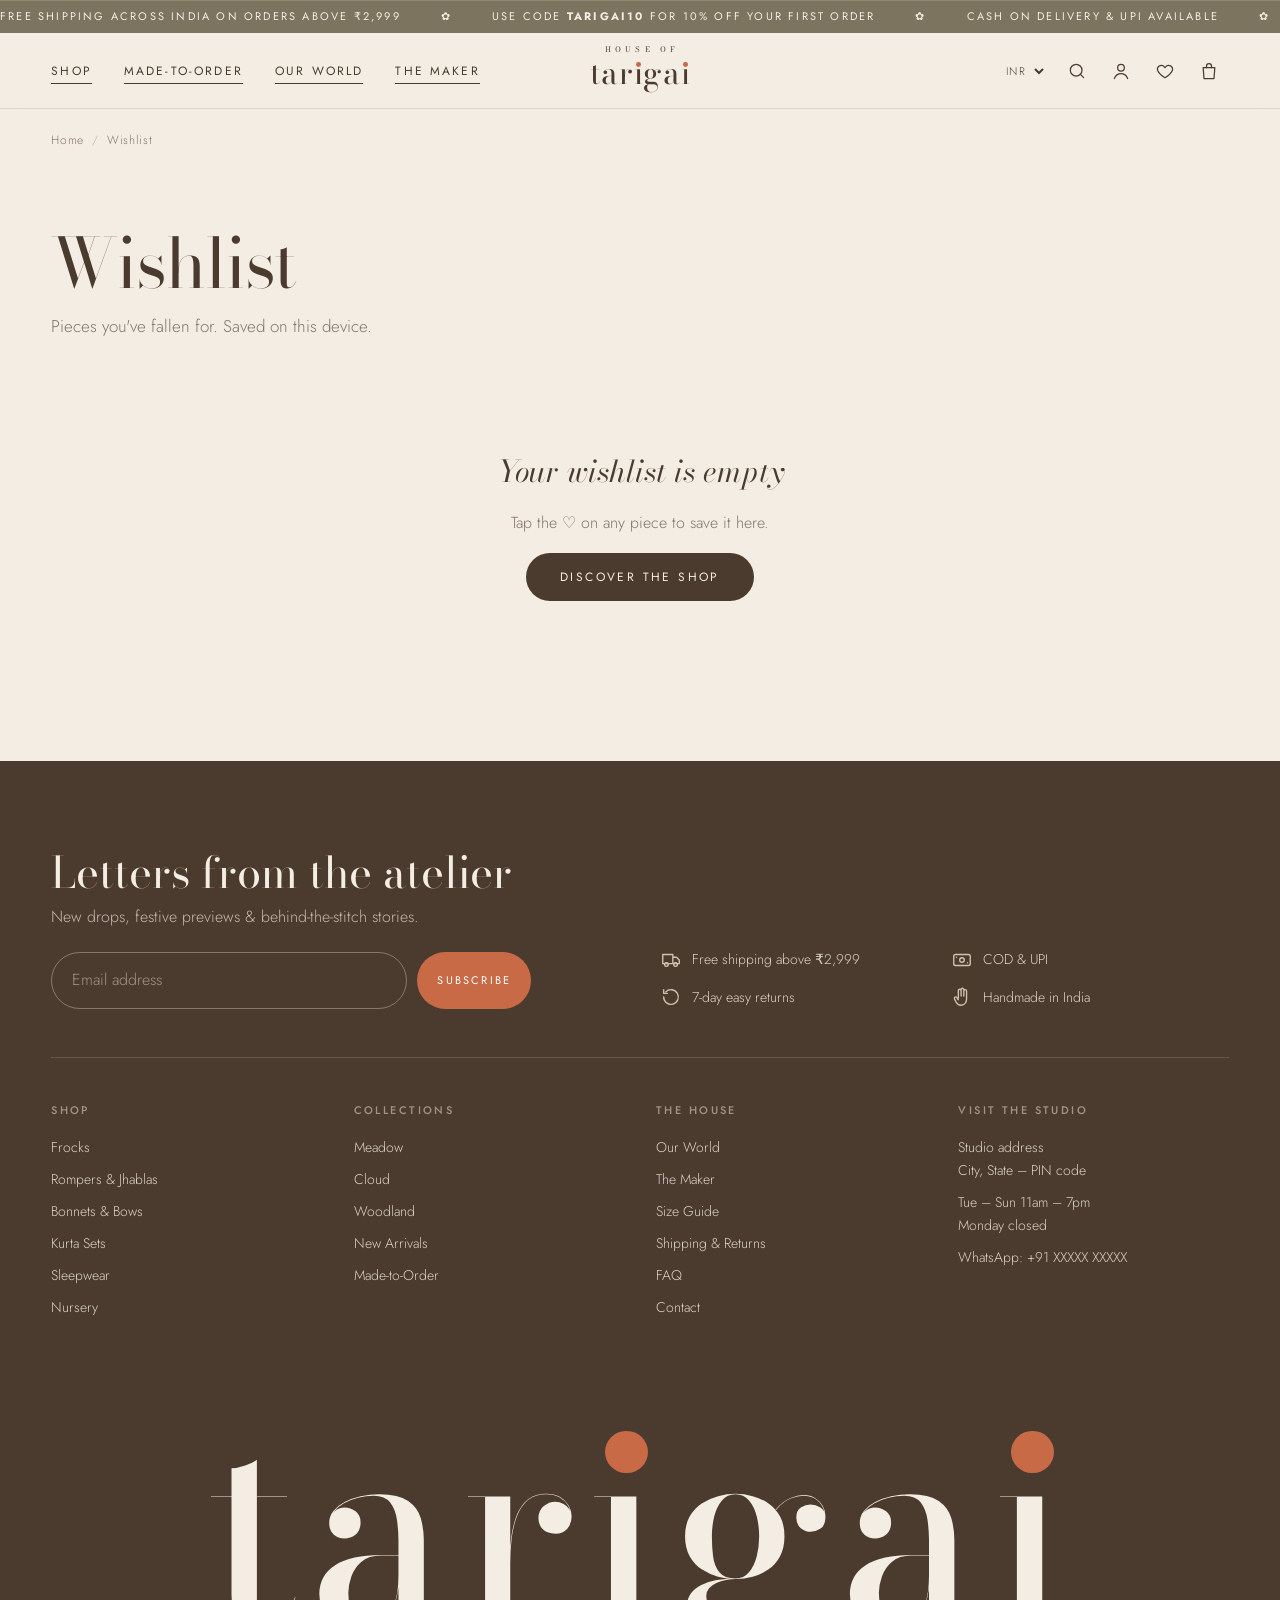
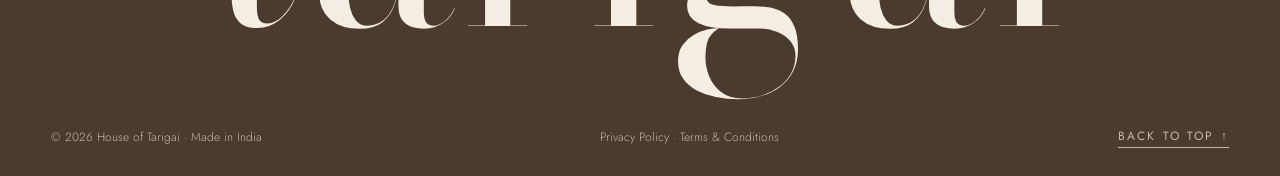
<file: wishlist.html>
<!doctype html>
<html lang="en">
<head>
  <meta charset="utf-8">
  <meta name="viewport" content="width=device-width, initial-scale=1">
  <link rel="icon" href="data:image/svg+xml,%3Csvg xmlns=%27http://www.w3.org/2000/svg%27 viewBox=%270 0 32 32%27%3E%3Ccircle cx=%2716%27 cy=%2716%27 r=%2716%27 fill=%27%237D745F%27/%3E%3Ctext x=%2716%27 y=%2722%27 font-size=%2720%27 text-anchor=%27middle%27 font-family=%27Didot,Georgia%27 fill=%27%23f4ede3%27%3Et%3C/text%3E%3C/svg%3E">
  <title>Wishlist — House of Tarigai</title>
  <link rel="preconnect" href="https://fonts.googleapis.com">
  <link rel="preconnect" href="https://fonts.gstatic.com" crossorigin>
  <link href="https://fonts.googleapis.com/css2?family=Bodoni+Moda:ital,opsz,wght@0,6..96,400;0,6..96,500;1,6..96,400&family=Jost:wght@300;400;500&display=swap" rel="stylesheet">
  <link rel="stylesheet" href="css/styles.css">
  <link rel="stylesheet" href="css/shop.css">
</head>
<body data-page="wishlist">
  <a class="skip-link" href="#main">Skip to content</a>
  <div data-header></div>
  <main id="main">
    <nav class="crumbs" aria-label="Breadcrumb"><a href="index.html">Home</a><span>Wishlist</span></nav>
    <header class="page-hero"><h1 class="h2">Wishlist <span class="muted js-wcount" style="font-size:.5em"></span></h1><p class="lede">Pieces you've fallen for. Saved on this device.</p></header>
    <div class="pgrid js-wish" style="padding-bottom:100px"></div>
  </main>
  <div data-footer></div>
  <script src="js/data.js"></script>
  <script src="js/core.js"></script>
  <script>
    (() => {
      const root = LB.$('.js-wish');
      const render = () => {
        const list = LB.wish().map(LB.byId).filter(Boolean);
        LB.$('.js-wcount').textContent = list.length ? `(${list.length})` : '';
        root.innerHTML = list.length ? list.map(p => LB.card(p, { eager: true }).replace('</article>',
          `<div class="hero__ctas" style="margin-top:12px;gap:14px"><a class="btn btn--sm btn--dark" href="product.html?id=${p.id}">Choose size</a><button class="link-u" data-wish="${p.id}">Remove</button></div></article>`)).join('')
          : `<div class="empty" style="grid-column:1/-1"><h3>Your wishlist is empty</h3><p class="muted">Tap the ♡ on any piece to save it here.</p><a href="shop.html" class="btn btn--dark">Discover the Shop</a></div>`;
      };
      document.addEventListener('lb:change', render);
      render();
    })();
  </script>
</body>
</html>
</file>
<file: css/styles.css>
/* =========================================================
   House of Tarigai — children's boutique
   ========================================================= */
:root {
  --cream: #f4ede3;
  --paper: #ebe1d3;
  --blush: #e7d9c6;
  --rose: #c86a46;
  --terracotta: #c86a46;
  --olive: #7d745f;
  --chocolate: #4b3b2e;
  --sage: #d8d4c2;
  --sage-dark: #5f5846;
  --butter: #e9dec9;
  --sky: #dcd6ca;
  --ink: #4b3b2e;
  --muted: #84766a;
  --gold: #b07a4f;
  --line: rgba(75,59,46, .14);

  --serif: "Bodoni Moda", Didot, "Bodoni 72", Georgia, serif;
  --sans: "Jost", "Helvetica Neue", Arial, sans-serif;

  --gutter: clamp(16px, 4vw, 56px);
  --ease: cubic-bezier(.22, 1, .36, 1);
  --ease-in-out: cubic-bezier(.76, 0, .24, 1);
  --header-h: 76px;
}

*, *::before, *::after { box-sizing: border-box; }
html { -webkit-text-size-adjust: 100%; }
body {
  margin: 0;
  background: var(--cream);
  color: var(--ink);
  font: 300 16px/1.65 var(--sans);
  overflow-x: hidden;
  -webkit-font-smoothing: antialiased;
}
body.is-loading, body.menu-open, body.cart-open { overflow: hidden; }
img, video { display: block; max-width: 100%; }
a { color: inherit; text-decoration: none; }
button, input, select { font: inherit; color: inherit; }
button { background: none; border: 0; cursor: pointer; padding: 0; }
ul, ol { list-style: none; margin: 0; padding: 0; }
h1, h2, h3, h4, h5, p { margin: 0; }
::selection { background: var(--blush); }

.skip-link { position: absolute; left: -999px; top: 8px; background: var(--ink); color: var(--cream); padding: 8px 16px; z-index: 999; }
.skip-link:focus { left: 8px; }

/* ---------- Type ---------- */
.eyebrow { font: 500 11px/1.4 var(--sans); letter-spacing: .24em; text-transform: uppercase; color: var(--muted); }
.eyebrow .dot { color: var(--rose); margin: 0 .5em; }
.display { font: 400 clamp(56px, 11vw, 180px)/.92 var(--serif); letter-spacing: -.02em; }
.h2 { font: 400 clamp(38px, 5.4vw, 80px)/1.02 var(--serif); letter-spacing: -.015em; }
.h3 { font: 400 clamp(24px, 2.4vw, 34px)/1.15 var(--serif); }
h4 { font: 500 13px/1.4 var(--sans); letter-spacing: .16em; text-transform: uppercase; }
em { font-family: var(--serif); font-style: italic; }

.link-u { position: relative; display: inline-block; font: 400 12px/1.4 var(--sans); letter-spacing: .18em; text-transform: uppercase; padding-bottom: 4px; }
.link-u::after { content: ""; position: absolute; left: 0; bottom: 0; width: 100%; height: 1px; background: currentColor; transform: scaleX(1); transform-origin: right; transition: transform .6s var(--ease); }
.link-u:hover::after { animation: line-swipe .9s var(--ease); }
@keyframes line-swipe { 0% { transform: scaleX(1); transform-origin: right; } 45% { transform: scaleX(0); transform-origin: right; } 46% { transform-origin: left; } 100% { transform: scaleX(1); transform-origin: left; } }

.btn { position: relative; display: inline-flex; align-items: center; justify-content: center; gap: .6em; padding: 18px 34px; border-radius: 999px; font: 400 12px/1 var(--sans); letter-spacing: .2em; text-transform: uppercase; overflow: hidden; isolation: isolate; transition: color .5s var(--ease); }
.btn::before { content: ""; position: absolute; inset: 0; z-index: -1; border-radius: inherit; transform: translateY(101%); transition: transform .6s var(--ease); }
.btn:hover::before { transform: translateY(0); }
.btn--dark { background: var(--ink); color: var(--cream); }
.btn--dark::before { background: var(--rose); }
.btn--line { border: 1px solid var(--ink); }
.btn--line::before { background: var(--ink); }
.btn--line:hover { color: var(--cream); }
.btn--sm { padding: 12px 20px; font-size: 11px; }
.btn--full { width: 100%; }

/* ---------- Media placeholders ---------- */
.media { position: relative; overflow: hidden; background: var(--paper); }
.media::before { /* soft placeholder art until the real image loads */
  content: ""; position: absolute; inset: -10%;
  background:
    radial-gradient(circle at 25% 30%, rgba(255,255,255,.55) 0 8%, transparent 9%),
    radial-gradient(circle at 70% 65%, rgba(255,255,255,.4) 0 12%, transparent 13%),
    radial-gradient(circle at 80% 20%, rgba(255,255,255,.35) 0 5%, transparent 6%),
    linear-gradient(135deg, var(--tone-a, var(--blush)), var(--tone-b, var(--butter)));
  transition: opacity .8s;
}
.media[data-tone="blush"]  { --tone-a: #efe0d3; --tone-b: #d6a688; }
.media[data-tone="sage"]   { --tone-a: #e3e0d2; --tone-b: #a39d86; }
.media[data-tone="butter"] { --tone-a: #f2e9d8; --tone-b: #d9c39d; }
.media[data-tone="sky"]    { --tone-a: #e8e3da; --tone-b: #b8ae9f; }
.media::after { /* filename hint */
  content: attr(data-label); position: absolute; left: 12px; bottom: 10px; font: 400 10px/1 var(--sans); letter-spacing: .14em; text-transform: uppercase; color: rgba(75,59,46,.45);
}
.media.is-loaded::before, .media.is-loaded::after { opacity: 0; }
.media img { position: absolute; inset: 0; width: 100%; height: 100%; object-fit: cover; opacity: 0; transition: opacity 1s var(--ease), transform 1.4s var(--ease); }
.media.is-loaded img { opacity: 1; }
.media--tall { aspect-ratio: 4 / 5; }
.media--square { aspect-ratio: 1; }
.media--wide { aspect-ratio: 16 / 10; }
.parallax img, .parallax-strong img { inset: -12% 0; height: 124%; will-change: transform; transform: translate3d(0, var(--py, 0px), 0); }
.parallax-strong::before { transform: translate3d(0, var(--py, 0px), 0); }

/* ---------- Reveal animations ---------- */
.reveal-up { opacity: 0; transform: translateY(40px); transition: opacity 1.1s var(--ease), transform 1.1s var(--ease); transition-delay: var(--d, 0s); }
.reveal-up.in { opacity: 1; transform: none; }
.reveal-clip { clip-path: inset(100% 0 0 0); transition: clip-path 1.5s var(--ease-in-out); }
.reveal-clip img { transform: scale(1.25); }
.reveal-clip.in { clip-path: inset(0 0 0 0); }
.reveal-clip.in img { transform: scale(1); }
.split .word { display: inline-block; overflow: hidden; vertical-align: top; padding-bottom: .08em; margin-bottom: -.08em; }
.split .word > span { display: inline-block; transform: translateY(110%) rotate(4deg); transform-origin: left bottom; transition: transform 1.2s var(--ease); transition-delay: calc(var(--i) * 60ms); }
.split.in .word > span { transform: none; }

/* ---------- Loader ---------- */
.loader { position: fixed; inset: 0; z-index: 1000; background: var(--cream); display: grid; place-items: center; transition: clip-path 1.1s var(--ease-in-out) .25s; clip-path: inset(0 0 0 0); }
.loader.done { clip-path: inset(0 0 100% 0); }
.loader__inner { display: flex; flex-direction: column; align-items: center; text-align: center; transition: opacity .6s, transform .9s var(--ease); }
.loader.done .loader__inner { opacity: 0; transform: translateY(-40px); }
.loader__mono { width: 74px; height: 74px; border-radius: 50%; background: var(--olive); display: grid; place-items: center; overflow: hidden; margin-bottom: 28px; animation: mono-in .9s var(--ease) .1s both; }
.loader__mono i { font: 400 44px/1 var(--serif); font-style: normal; color: var(--cream); margin-top: -6px; animation: rise 1s var(--ease) .45s both; }
@keyframes mono-in { from { transform: scale(0) rotate(-90deg); } }
.loader__brand { font-size: clamp(64px, 11vw, 140px); }
.loader__house span, .loader__brand .w > span { display: inline-block; }
.loader__house span { opacity: 0; animation: house-in .8s var(--ease) both; animation-delay: calc(.3s + var(--i) * 40ms); }
@keyframes house-in { from { opacity: 0; transform: translateY(8px); filter: blur(4px); } to { opacity: 1; } }
.loader__brand .w { overflow: hidden; padding: .1em .04em .18em; margin-bottom: -.18em; }
.loader__brand .w > span { animation: rise 1.1s var(--ease) both; animation-delay: calc(.55s + var(--i) * 60ms); }
.loader__brand .dot i::after { animation: dot-drop .8s cubic-bezier(.34, 1.56, .64, 1) both; animation-delay: calc(1.25s + var(--i) * 90ms); }
@keyframes dot-drop { from { transform: translateY(-1.4em) scale(.4); opacity: 0; } }
@keyframes rise { from { transform: translateY(115%) rotate(6deg); } }
.loader__tag { font: 400 11px var(--sans); letter-spacing: .32em; text-transform: uppercase; margin-top: 40px; opacity: 0; animation: tag-in .9s ease 1.2s forwards; }
@keyframes tag-in { to { opacity: .75; } }
.loader__bar { position: relative; width: 120px; height: 1px; margin-top: 26px; background: rgba(75,59,46,.15); overflow: hidden; }
.loader__bar::after { content: ""; position: absolute; inset: 0; background: var(--ink); transform: scaleX(var(--p, 0)); transform-origin: left; }

/* ---------- Cursor / progress ---------- */
.cursor { position: fixed; left: 0; top: 0; z-index: 900; width: 10px; height: 10px; margin: -5px 0 0 -5px; border-radius: 50%; background: var(--ink); pointer-events: none; display: grid; place-items: center; transition: width .4s var(--ease), height .4s var(--ease), margin .4s var(--ease), background .4s; mix-blend-mode: normal; }
.cursor__label { font: 500 10px var(--sans); letter-spacing: .2em; text-transform: uppercase; color: var(--cream); opacity: 0; transition: opacity .3s; }
.cursor.is-big { width: 86px; height: 86px; margin: -43px 0 0 -43px; background: var(--rose); }
.cursor.is-big .cursor__label { opacity: 1; }
.cursor.is-link { width: 40px; height: 40px; margin: -20px 0 0 -20px; background: rgba(200,106,70,.35); }
@media (hover: none), (pointer: coarse) { .cursor { display: none; } }
.scroll-progress { position: fixed; top: 0; left: 0; height: 2px; width: 100%; z-index: 950; background: var(--rose); transform-origin: left; transform: scaleX(0); }

/* ---------- Announcement ---------- */
.announce { background: var(--olive); color: var(--cream); overflow: hidden; font: 400 11px/1 var(--sans); letter-spacing: .2em; text-transform: uppercase; padding: 11px 0; }
.announce__track { display: flex; gap: 40px; width: max-content; animation: marquee 30s linear infinite; }
@keyframes marquee { to { transform: translateX(-50%); } }

/* ---------- Header ---------- */
.header { position: sticky; top: 0; z-index: 500; height: var(--header-h); display: grid; grid-template-columns: 1fr auto 1fr; align-items: center; padding: 0 var(--gutter); transition: background .5s, transform .6s var(--ease), color .5s; color: var(--ink); }
.header.is-transparent { color: var(--cream); }
.header.is-solid { background: rgba(244,237,227,.92); backdrop-filter: blur(12px); color: var(--ink); border-bottom: 1px solid var(--line); }
.header.is-hidden { transform: translateY(-100%); }
.header__nav { display: flex; align-items: center; gap: 24px; }
.header__links { display: flex; gap: 32px; }
.header__logo { display: flex; align-items: center; align-self: stretch; padding-bottom: 6px; font-size: 32px; color: inherit; }
/* Wordmark: HOUSE OF over tarigai, terracotta dots on the i's */
.logo { display: inline-flex; flex-direction: column; align-items: center; font-family: var(--serif); line-height: 1; }
.logo small { font: 400 max(7px, .24em)/1 var(--serif); letter-spacing: .55em; text-transform: uppercase; margin: 0 0 .32em .55em; }
.logo b { font-weight: 400; letter-spacing: .02em; }
.logo i { font-style: normal; position: relative; display: inline-block; line-height: 1; }
.logo i::after { content: ""; position: absolute; left: 50%; top: .165em; width: .15em; height: .15em; margin-left: -.075em; border-radius: 50%; background: var(--terracotta); }
.header__actions { display: flex; align-items: center; justify-content: flex-end; gap: 24px; }
.currency { background: transparent; border: 0; font-size: 11px; letter-spacing: .14em; cursor: pointer; }
.currency option { color: var(--ink); }
.burger { display: none; width: 30px; height: 16px; position: relative; }
.burger span { position: absolute; left: 0; width: 100%; height: 1px; background: currentColor; transition: transform .5s var(--ease), top .5s var(--ease); }
.burger span:first-child { top: 3px; } .burger span:last-child { top: 12px; }
body.menu-open .burger span:first-child { top: 8px; transform: rotate(45deg); }
body.menu-open .burger span:last-child { top: 8px; transform: rotate(-45deg); }

/* ---------- Menu overlay ---------- */
.menu { position: fixed; inset: 0; z-index: 450; pointer-events: none; display: flex; flex-direction: column; justify-content: center; padding: var(--header-h) var(--gutter) 40px; }
.menu__bg { position: absolute; inset: 0; background: var(--butter); clip-path: circle(0% at 32px 38px); transition: clip-path 1s var(--ease-in-out); }
.menu__list { position: relative; }
.menu__list li { overflow: hidden; }
.menu__list a { display: flex; align-items: baseline; gap: 16px; font: 400 clamp(44px, 12vw, 96px)/1.05 var(--serif); transform: translateY(110%); transition: transform .9s var(--ease); }
.menu__list small { font: 400 12px var(--sans); letter-spacing: .2em; color: var(--muted); }
.menu__list li:nth-child(2) a { transition-delay: .06s; } .menu__list li:nth-child(3) a { transition-delay: .12s; } .menu__list li:nth-child(4) a { transition-delay: .18s; }
.menu__foot { position: relative; display: flex; gap: 24px; margin-top: 40px; font-size: 13px; opacity: 0; transition: opacity .6s .3s; }
body.menu-open .menu { pointer-events: auto; }
body.menu-open .menu__bg { clip-path: circle(150% at 32px 38px); }
body.menu-open .menu__list a { transform: none; transition-delay: calc(.25s + var(--md, 0s)); }
body.menu-open .menu__foot { opacity: 1; }
body.menu-open .header { color: var(--ink); background: transparent; border-color: transparent; }

/* ---------- Hero ---------- */
.hero { position: relative; height: 100svh; min-height: 560px; margin-top: calc(var(--header-h) * -1); color: var(--cream); display: flex; align-items: flex-end; overflow: hidden; }
.hero__media { position: absolute; inset: 0; transform: scale(var(--hs, 1)); transform-origin: center bottom; }
.hero__video { position: absolute; inset: 0; width: 100%; height: 100%; object-fit: cover; opacity: 0; transition: opacity 1.2s; z-index: 1; }
.hero__video.is-ready { opacity: 1; }
.hero__fallback { position: absolute; inset: 0; background: radial-gradient(120% 80% at 70% 30%, #efe3d2 0%, #c9a98c 45%, #7d745f 100%); overflow: hidden; }
.petal { position: absolute; top: -10%; width: 22px; height: 30px; border-radius: 60% 0 60% 0; background: rgba(255,255,255,.7); animation: fall linear infinite; }
.p1 { left: 10%; animation-duration: 11s; } .p2 { left: 28%; animation-duration: 14s; animation-delay: -4s; width: 14px; height: 20px; }
.p3 { left: 47%; animation-duration: 12s; animation-delay: -8s; } .p4 { left: 63%; animation-duration: 16s; animation-delay: -2s; width: 16px; height: 22px; background: rgba(233,222,201,.85); }
.p5 { left: 80%; animation-duration: 13s; animation-delay: -6s; } .p6 { left: 92%; animation-duration: 18s; animation-delay: -10s; width: 12px; height: 16px; }
@keyframes fall { 0% { transform: translate(0, 0) rotate(0); } 50% { transform: translate(60px, 55vh) rotate(180deg); } 100% { transform: translate(-30px, 115vh) rotate(360deg); } }
/* Film treatment — applies to the local video and the YouTube embed alike */
.hero__film { position: absolute; inset: 0; z-index: 1; overflow: hidden; filter: sepia(.22) saturate(.82) contrast(.92) brightness(1.06); animation: breathe 24s ease-in-out infinite alternate; }
@keyframes breathe { from { transform: scale(1.02); } to { transform: scale(1.1); } }
.hero__yt { position: absolute; inset: 0; opacity: 0; transition: opacity 1.6s ease; pointer-events: none; }
.hero__yt.is-ready { opacity: 1; }
.hero__yt iframe { /* cover the frame and crop past YouTube's title bar & logo */
  position: absolute; top: 50%; left: 50%; border: 0; pointer-events: none;
  width: 100vw; height: 56.25vw; min-width: 177.78vh; min-height: 100%;
  transform: translate(-50%, -50%) scale(1.22);
}
.hero__glow { position: absolute; inset: 0; z-index: 2; pointer-events: none; -webkit-backdrop-filter: blur(22px) brightness(1.18) saturate(1.1); backdrop-filter: blur(22px) brightness(1.18) saturate(1.1); opacity: .42; mix-blend-mode: screen; }
.hero__zoomblur { position: absolute; inset: 0; z-index: 2; pointer-events: none; -webkit-backdrop-filter: blur(7px); backdrop-filter: blur(7px);
  -webkit-mask: radial-gradient(ellipse 70% 65% at 50% 50%, transparent 40%, #000 95%); mask: radial-gradient(ellipse 70% 65% at 50% 50%, transparent 40%, #000 95%); }
.hero__tint { position: absolute; inset: 0; z-index: 2; pointer-events: none; background: linear-gradient(160deg, rgba(255,214,186,.35), rgba(231,217,198,.15) 50%, rgba(184,147,90,.25)); mix-blend-mode: soft-light; }
.hero__grain { position: absolute; inset: -50%; z-index: 2; pointer-events: none; opacity: .16; mix-blend-mode: overlay;
  background-image: url("data:image/svg+xml,%3Csvg xmlns='http://www.w3.org/2000/svg' width='200' height='200'%3E%3Cfilter id='n'%3E%3CfeTurbulence type='fractalNoise' baseFrequency='.9' numOctaves='3' stitchTiles='stitch'/%3E%3C/filter%3E%3Crect width='100%25' height='100%25' filter='url(%23n)'/%3E%3C/svg%3E");
  animation: grain .9s steps(6) infinite; }
@keyframes grain { 0% { transform: translate(0,0); } 20% { transform: translate(-4%,3%); } 40% { transform: translate(3%,-5%); } 60% { transform: translate(-6%,-2%); } 80% { transform: translate(5%,4%); } 100% { transform: translate(-2%,6%); } }
.hero__vignette { position: absolute; inset: 0; z-index: 2; pointer-events: none; background: radial-gradient(ellipse 85% 75% at 50% 45%, transparent 55%, rgba(43,30,22,.55) 100%); }
.hero__shade { position: absolute; inset: 0; z-index: 2; background: linear-gradient(180deg, rgba(75,59,46,.35) 0%, rgba(75,59,46,0) 30%, rgba(75,59,46,0) 50%, rgba(75,59,46,.55) 100%); }
.hero__content { position: relative; z-index: 3; padding: 0 var(--gutter) clamp(48px, 8vh, 96px); max-width: 980px; }
.hero .eyebrow { color: rgba(244,237,227,.85); margin-bottom: 18px; }
.hero__title { font: 400 clamp(52px, 8.6vw, 140px)/.95 var(--serif); letter-spacing: -.02em; }
.hero__lede { max-width: 520px; margin-top: 24px; font-size: 17px; }
.hero__lede em { font-size: 1.2em; }
.signature { margin-top: 18px; font: italic 400 24px var(--serif); opacity: .9; }
.hero__scroll { position: absolute; z-index: 3; right: var(--gutter); bottom: clamp(48px, 8vh, 96px); width: 1px; height: 80px; background: rgba(244,237,227,.35); overflow: hidden; }
.hero__scroll span { position: absolute; left: 0; top: 0; width: 100%; height: 40%; background: var(--cream); animation: scroll-line 2s var(--ease-in-out) infinite; }
@keyframes scroll-line { from { transform: translateY(-100%); } to { transform: translateY(250%); } }
.hero__sound { position: absolute; z-index: 3; top: calc(var(--header-h) + 16px); right: var(--gutter); font: 400 10px var(--sans); letter-spacing: .2em; text-transform: uppercase; color: var(--cream); border: 1px solid rgba(244,237,227,.5); padding: 8px 14px; border-radius: 99px; }

/* ---------- Sections common ---------- */
section { position: relative; }
.section-head { display: grid; grid-template-columns: 1fr auto; align-items: end; gap: 12px 24px; padding: 0 var(--gutter); margin-bottom: clamp(32px, 5vw, 64px); }
.section-head .eyebrow { grid-column: 1 / -1; }
.section-head--center { grid-template-columns: 1fr; text-align: center; justify-items: center; }

/* ---------- Category tiles ---------- */
.cats { display: grid; grid-template-columns: 1fr 1fr; gap: clamp(12px, 2vw, 28px); padding: clamp(64px, 10vw, 140px) var(--gutter); }
.cat:nth-child(2) { margin-top: clamp(40px, 10vw, 160px); }
.cat .media img { transition: transform 1.4s var(--ease), opacity 1s; }
.cat:hover .media img { transform: scale(1.06); }
.cat__text { padding-top: 22px; display: grid; gap: 10px; justify-items: start; }
.cat__text p { color: var(--muted); }

/* ---------- Collections & slider ---------- */
.collection { padding: clamp(64px, 9vw, 140px) 0; }
.collection--alt { background: var(--paper); }
.slider { position: relative; overflow: hidden; cursor: grab; user-select: none; }
.slider.is-drag { cursor: grabbing; }
.slider__track { display: flex; gap: 20px; padding: 0 var(--gutter); will-change: transform; }
.slide { flex: 0 0 clamp(260px, 40vw, 620px); }
.slide .media { aspect-ratio: 4/5; }
.slide:nth-child(even) .media { aspect-ratio: 1; margin-top: 12%; }
.slide__cap { margin-top: 14px; font: italic 400 20px var(--serif); color: var(--muted); }
.slider__ui { display: flex; align-items: center; gap: 20px; padding: 28px var(--gutter) 0; }
.slider__btn { width: 52px; height: 52px; border-radius: 50%; border: 1px solid var(--line); font-size: 18px; transition: background .4s, color .4s, border-color .4s; }
.slider__btn:hover { background: var(--ink); color: var(--cream); border-color: var(--ink); }
.slider__count { font: 400 12px var(--sans); letter-spacing: .18em; }

.subhead { display: flex; justify-content: space-between; align-items: end; padding: clamp(56px, 8vw, 110px) var(--gutter) 28px; border-bottom: 1px solid var(--line); margin: 0 var(--gutter) 32px; padding-left: 0; padding-right: 0; }
/* ---------- Horizontal gallery (pinned) ---------- */
.hgallery { height: 300vh; background: var(--ink); color: var(--cream); }
.hgallery__sticky { position: sticky; top: 0; height: 100vh; overflow: hidden; display: flex; align-items: center; }
.hgallery__track { display: flex; align-items: center; gap: 4vw; padding: 0 var(--gutter); will-change: transform; }
.hgallery__intro { flex: 0 0 auto; width: min(420px, 70vw); }
.hgallery__intro .eyebrow { color: rgba(244,237,227,.6); margin-bottom: 18px; }
.hgallery__item { flex: 0 0 auto; width: min(36vw, 520px); aspect-ratio: 4/5; border-radius: 240px 240px 0 0; }
.hgallery__item--sm { width: min(26vw, 380px); aspect-ratio: 1; border-radius: 50%; }

/* ---------- Bespoke ---------- */
.bespoke { display: grid; grid-template-columns: 1fr 1.1fr; gap: clamp(40px, 7vw, 120px); padding: clamp(80px, 11vw, 170px) var(--gutter); }
.bespoke__intro { position: sticky; top: calc(var(--header-h) + 40px); align-self: start; display: grid; gap: 26px; justify-items: start; }
.bespoke__intro > p:not(.eyebrow) { color: var(--muted); max-width: 460px; }
.steps { display: grid; }
.step { display: grid; grid-template-columns: 80px 1fr; gap: 6px 20px; padding: 36px 0; border-top: 1px solid var(--line); }
.step:last-child { border-bottom: 1px solid var(--line); }
.step__num { grid-row: span 2; font: italic 400 48px/1 var(--serif); color: var(--rose); }
.step p { color: var(--muted); max-width: 420px; }

/* ---------- Full bleed ---------- */
.bleed { height: 120vh; display: grid; place-items: center; text-align: center; color: var(--cream); overflow: hidden; }
.bleed__media { position: absolute; inset: 0; }
.bleed__media::after { content: ""; position: absolute; inset: 0; background: rgba(75,59,46,.22); opacity: 1 !important; }
.bleed__text { position: relative; z-index: 2; display: grid; gap: 18px; }
.bleed__text p { font: italic 400 clamp(20px, 2.4vw, 30px) var(--serif); }

/* ---------- Origin ---------- */
.origin { display: grid; grid-template-columns: 1fr 1fr; gap: clamp(32px, 6vw, 100px); align-items: center; padding: clamp(80px, 11vw, 170px) var(--gutter); }
.origin .media { border-radius: 50% 50% 0 0; }
.origin__text { display: grid; gap: 26px; justify-items: start; max-width: 520px; }
.origin__text > p:not(.eyebrow) { color: var(--muted); }
.swatches-head { grid-column: 1 / -1; display: flex; justify-content: space-between; align-items: end; gap: 20px; margin-top: 40px; padding-top: 48px; border-top: 1px solid var(--line); }
.swatches-head .eyebrow { margin-bottom: 10px; }
.swatches { grid-column: 1 / -1; display: grid; grid-template-columns: repeat(6, 1fr); gap: clamp(14px, 2vw, 28px); }
.swatch { text-align: center; }
.swatch a { display: block; }
.swatch__ring { display: block; aspect-ratio: 1; border-radius: 50%; padding: 9%; background: var(--c); transition: transform .7s var(--ease), border-radius .7s var(--ease); }
.swatch__ring img { width: 100%; height: 100%; object-fit: cover; border-radius: 50%; transition: transform 1s var(--ease); }
.swatch:hover .swatch__ring { transform: translateY(-10px) rotate(-6deg); border-radius: 44% 56% 52% 48%; }
.swatch:hover .swatch__ring img { transform: scale(1.08); }
.swatch b i { display: inline-block; width: .42em; height: .42em; margin: 0 .35em .08em 0; border-radius: 50%; box-shadow: inset 0 0 0 1px var(--line); }
.swatch b { display: block; margin-top: 14px; font: 400 22px/1.1 var(--serif); }
.swatch small { display: block; margin-top: 4px; font-size: 11px; letter-spacing: .16em; text-transform: uppercase; color: var(--muted); }

/* ---------- Closer look ---------- */
.closer { display: grid; grid-template-columns: 1fr 1fr; gap: clamp(32px, 6vw, 100px); align-items: center; padding: clamp(80px, 10vw, 160px) var(--gutter); background: var(--blush); }
.closer__media { position: relative; padding-right: 18%; }
.closer__float { position: absolute; right: 0; bottom: -8%; width: 42%; aspect-ratio: 1; border-radius: 50%; border: 8px solid var(--olive); }
/* Olive feature band, like the brand signage */
.closer { background: var(--olive); color: var(--cream); }
.closer .eyebrow, .closer .stat > span { color: rgba(244,237,227,.72); }
.closer .stats { border-top-color: rgba(244,237,227,.25); }
.closer .btn--dark { background: var(--cream); color: var(--ink); border-color: var(--cream); }
.closer__text { display: grid; gap: 30px; justify-items: start; }
.stats { display: grid; grid-template-columns: repeat(3, 1fr); gap: 20px; width: 100%; border-top: 1px solid var(--line); padding-top: 30px; }
.stat b { display: block; font: 400 clamp(34px, 4vw, 56px)/1 var(--serif); }
.stat > span { display: block; margin-top: 8px; font-size: 12px; letter-spacing: .1em; text-transform: uppercase; color: var(--muted); }

/* ---------- Sustainability ---------- */
.sustain { padding: clamp(80px, 11vw, 170px) var(--gutter); background: var(--sage); }
.sustain__top { display: grid; grid-template-columns: 1.2fr 1fr; gap: clamp(32px, 6vw, 100px); align-items: center; }
.sustain__text { display: grid; gap: 24px; justify-items: start; }
.sustain .eyebrow { color: var(--sage-dark); }
.features { display: grid; grid-template-columns: repeat(4, 1fr); gap: 20px; margin-top: clamp(56px, 8vw, 110px); }
.feature { padding-top: 26px; border-top: 1px solid rgba(75,59,46,.25); display: grid; gap: 10px; }
.feature svg { width: 44px; height: 44px; fill: none; stroke: var(--ink); stroke-width: 1.2; transition: transform .8s var(--ease); }
.feature:hover svg { transform: rotate(-12deg) scale(1.1); }
.feature p { font-size: 14px; }

/* ---------- Three worlds ---------- */
.worlds { padding: clamp(80px, 11vw, 170px) 0; }
.worlds__grid { display: grid; grid-template-columns: repeat(3, 1fr); gap: 20px; padding: 0 var(--gutter); }
.world { display: grid; gap: 10px; justify-items: start; }
.world:nth-child(2) { margin-top: 80px; }
.world .media { width: 100%; border-radius: 999px 999px 0 0; margin-bottom: 14px; transition: border-radius 1s var(--ease); }
.world:hover .media { border-radius: 24px; }
.world .media img { transition: transform 1.4s var(--ease), opacity 1s; }
.world:hover .media img { transform: scale(1.06); }
.world p { color: var(--muted); }

/* ---------- Heritage ---------- */
.heritage { min-height: 110vh; display: flex; align-items: center; justify-content: flex-end; padding: 80px var(--gutter); overflow: hidden; }
.heritage__media { position: absolute; inset: 0; }
.heritage__card { position: relative; z-index: 2; width: min(560px, 100%); background: var(--cream); padding: clamp(32px, 4vw, 60px); display: grid; gap: 24px; justify-items: start; }
.heritage__card > p:not(.eyebrow) { color: var(--muted); }
.timeline { width: 100%; display: grid; grid-template-columns: repeat(3, 1fr); gap: 16px; border-top: 1px solid var(--line); padding-top: 24px; }
.timeline b { display: block; font: italic 400 30px var(--serif); color: var(--rose); }
.timeline span { font-size: 13px; color: var(--muted); }

/* ---------- Instagram marquee ---------- */
.insta { padding: clamp(80px, 10vw, 150px) 0; overflow: hidden; }
.marquee { overflow: hidden; }
.marquee__track { display: flex; gap: 16px; width: max-content; animation: marquee 50s linear infinite; }
.marquee:hover .marquee__track { animation-play-state: paused; }
.marquee .media { width: clamp(180px, 20vw, 300px); aspect-ratio: 1; border-radius: 12px; }
.marquee .media:nth-child(3n+2) { aspect-ratio: 4/5; border-radius: 160px 160px 12px 12px; }
.marquee__track { align-items: center; }

/* ---------- Press ---------- */
.press { padding: 56px var(--gutter); border-top: 1px solid var(--line); border-bottom: 1px solid var(--line); text-align: center; }
.press__list { display: flex; flex-wrap: wrap; justify-content: center; gap: 24px 64px; margin-top: 24px; }
.press__list li { font: italic 400 clamp(22px, 2.6vw, 34px) var(--serif); color: var(--muted); transition: color .4s; }
.press__list li:hover { color: var(--ink); }

/* ---------- Responsive ---------- */
@media (max-width: 1024px) {
  .features { grid-template-columns: repeat(2, 1fr); gap: 40px 20px; }
  .swatches { grid-template-columns: repeat(3, 1fr); }
}
@media (max-width: 860px) {
  :root { --header-h: 64px; }
  .header__links, .hide-sm { display: none; }
  .burger { display: block; }
  .header__logo { font-size: 26px; }
  .header__actions { gap: 14px; }
  .bespoke, .origin, .closer, .sustain__top { grid-template-columns: 1fr; }
  .bespoke__intro { position: static; }
  .closer__media { order: -1; }
  .stats { grid-template-columns: 1fr; }
  .worlds__grid { grid-template-columns: 1fr; gap: 48px; }
  .world:nth-child(2) { margin-top: 0; }
  .heritage { justify-content: center; }
  .timeline { grid-template-columns: 1fr; }
  /* horizontal pinned gallery becomes a swipe row on small screens */
  .hgallery { height: auto; padding: 80px 0; }
  .hgallery__sticky { position: static; height: auto; }
  .hgallery__track { overflow-x: auto; scroll-snap-type: x mandatory; transform: none !important; width: 100%; }
  .hgallery__item, .hgallery__item--sm { width: 72vw; scroll-snap-align: center; }
}
@media (max-width: 560px) {
  .cats { grid-template-columns: 1fr; }
  .cat:nth-child(2) { margin-top: 0; }
  .currency { display: none; }
  .features { grid-template-columns: 1fr; }
  .section-head { grid-template-columns: 1fr; }
  .subhead { flex-direction: column; align-items: start; gap: 12px; }
  .hero__sound { display: none; }
}

@media (prefers-reduced-motion: reduce) {
  *, *::before, *::after { animation-duration: .001s !important; animation-iteration-count: 1 !important; transition-duration: .001s !important; }
  .reveal-up, .split .word > span { opacity: 1; transform: none; }
  .reveal-clip { clip-path: none; }
}
</file>
<file: css/shop.css>
/* =========================================================
   House of Tarigai — store components & inner pages
   (loaded after styles.css on every page)
   ========================================================= */
body.search-open, body.modal-open, body.filters-open, body.mega-open { overflow: hidden; }
body.mega-open { overflow: auto; }
.muted { color: var(--muted); }
.wrap { padding-left: var(--gutter); padding-right: var(--gutter); }
.hide { display: none !important; }

/* ---------- Icons & icon buttons ---------- */
.icon-btn { position: relative; display: inline-grid; place-items: center; width: 40px; height: 40px; border-radius: 50%; transition: background .3s; }
.icon-btn:hover { background: rgba(75,59,46,.07); }
.header.is-transparent .icon-btn:hover { background: rgba(255,255,255,.14); }
.icon-btn svg, .pcard__wish svg, .qty svg, .btn svg, .perk svg, .footer__perks svg, .search__form > svg, .chip svg, .tool-btn svg, .pdp__perks svg, .offer svg {
  width: 20px; height: 20px; fill: none; stroke: currentColor; stroke-width: 1.5; stroke-linecap: round; stroke-linejoin: round; }
svg.ico-fill { fill: currentColor; stroke: none; }
.icon-btn sup { position: absolute; top: 3px; right: 1px; min-width: 17px; height: 17px; padding: 0 4px; border-radius: 99px; background: var(--rose); color: #fff; font: 500 10px/17px var(--sans); text-align: center; }
.icon-btn sup:empty { display: none; }

/* ---------- Header (store version) ---------- */
.header__actions { gap: 4px; }
.header__links a.is-active::after { background: var(--rose); }
.currency { margin-right: 6px; }
body:not([data-page="home"]) .header { background: rgba(244,237,227,.94); backdrop-filter: blur(12px); border-bottom: 1px solid var(--line); }
body.mega-open .header { background: var(--cream); color: var(--ink); }

/* Mega menu */
.mega { position: absolute; left: 0; right: 0; top: 100%; background: var(--cream); color: var(--ink); border-top: 1px solid var(--line); box-shadow: 0 30px 60px -30px rgba(75,59,46,.25);
  opacity: 0; visibility: hidden; transform: translateY(-8px); transition: opacity .35s, transform .5s var(--ease), visibility .35s; }
body.mega-open .mega { opacity: 1; visibility: visible; transform: none; }
.mega__inner { display: grid; grid-template-columns: repeat(3, 1fr) repeat(2, minmax(0, 1.1fr)); gap: 32px; padding: 36px var(--gutter) 44px; }
.mega__col { display: flex; flex-direction: column; gap: 9px; }
.mega__col h5 { font: 500 11px var(--sans); letter-spacing: .22em; text-transform: uppercase; color: var(--muted); margin-bottom: 6px; }
.mega__col a { font-size: 15px; width: fit-content; transition: color .3s, transform .4s var(--ease); }
.mega__col a:hover { color: var(--rose); transform: translateX(4px); }
.mega__all { margin-top: 8px; font-weight: 500; }
.mega__gap { margin-top: 18px; }
.mega__card { position: relative; border-radius: 6px; overflow: hidden; aspect-ratio: 4/5; max-height: 320px; }
.mega__card img { width: 100%; height: 100%; object-fit: cover; transition: transform 1.2s var(--ease); }
.mega__card:hover img { transform: scale(1.06); }
.mega__card span { position: absolute; left: 16px; bottom: 14px; right: 16px; color: #fff; font: italic 400 22px/1.1 var(--serif); text-shadow: 0 2px 16px rgba(0,0,0,.4); }

.menu__cats { position: relative; display: flex; flex-wrap: wrap; gap: 8px; margin-top: 28px; opacity: 0; transition: opacity .6s .35s; }
.menu__cats a { padding: 8px 14px; border: 1px solid var(--line); border-radius: 99px; font-size: 13px; }
body.menu-open .menu__cats { opacity: 1; }

/* ---------- Search ---------- */
.search { position: fixed; inset: 0; z-index: 820; pointer-events: none; }
.search__overlay { position: absolute; inset: 0; background: rgba(75,59,46,.35); opacity: 0; transition: opacity .4s; }
.search__panel { position: relative; z-index: 2; background: var(--cream); padding: 22px var(--gutter) 36px; transform: translateY(-100%); transition: transform .7s var(--ease); max-height: 90vh; overflow: auto; }
body.search-open .search { pointer-events: auto; }
body.search-open .search__overlay { opacity: 1; }
body.search-open .search__panel { transform: none; }
.search__form { display: flex; align-items: center; gap: 14px; border-bottom: 1px solid var(--ink); padding: 8px 0; }
.search__form input { flex: 1; border: 0; background: none; outline: none; font: 400 clamp(24px, 3vw, 40px) var(--serif); padding: 6px 0; min-width: 0; }
.search__form > svg { width: 26px; height: 26px; }
.search__suggest { margin-top: 22px; }
.search__suggest .chips { margin-top: 12px; }
.search__results { margin-top: 26px; display: grid; gap: 16px; justify-items: start; }
.search__grid { display: grid; grid-template-columns: repeat(6, 1fr); gap: 14px; width: 100%; }
.search__item { display: grid; gap: 6px; font-size: 13px; }
.search__item img { width: 100%; aspect-ratio: 3/4; object-fit: cover; border-radius: 6px; }
.search__item b { font-weight: 500; }
.search__none { font: italic 400 22px var(--serif); color: var(--muted); }

/* ---------- Chips ---------- */
.chips { display: flex; flex-wrap: wrap; gap: 8px; }
.chip { display: inline-flex; align-items: center; gap: 6px; padding: 8px 14px; border: 1px solid var(--line); border-radius: 99px; font-size: 13px; background: transparent; transition: border-color .3s, background .3s; }
.chip:hover { border-color: var(--ink); }
.chip svg { width: 14px; height: 14px; }
.chip--on { background: var(--ink); color: var(--cream); border-color: var(--ink); }

/* ---------- Buttons extra ---------- */
.btn--light { background: var(--cream); color: var(--ink); }
.btn--light::before { background: var(--rose); }
.btn--light:hover { color: #fff; }
.btn--rose { background: var(--rose); color: #fff; }
.btn--rose::before { background: var(--cream); }
.btn--rose:hover { color: var(--ink); }
.btn[disabled] { opacity: .4; pointer-events: none; }
.btn--block { width: 100%; }

/* ---------- Bag drawer ---------- */
.cart { position: fixed; inset: 0; z-index: 800; pointer-events: none; }
.cart__overlay { position: absolute; inset: 0; background: rgba(75,59,46,.35); opacity: 0; transition: opacity .5s; }
.cart__panel { position: absolute; right: 0; top: 0; height: 100%; width: min(460px, 100%); background: var(--cream); padding: 24px; display: flex; flex-direction: column; transform: translateX(100%); transition: transform .8s var(--ease); }
body.cart-open .cart { pointer-events: auto; }
body.cart-open .cart__overlay { opacity: 1; }
body.cart-open .cart__panel { transform: none; }
.cart__head { display: flex; justify-content: space-between; align-items: center; padding-bottom: 16px; border-bottom: 1px solid var(--line); }
.cart__head h3 { font: 400 30px var(--serif); }
.cart__head h3 span { font-size: 18px; color: var(--muted); }
.cart__ship { padding: 14px 0 0; font-size: 13px; }
.cart__ship:empty { display: none; }
.bar { height: 4px; border-radius: 99px; background: var(--paper); margin-top: 8px; overflow: hidden; }
.bar i { display: block; height: 100%; background: var(--rose); border-radius: inherit; transition: width .6s var(--ease); }
.cart__items { flex: 1; overflow: auto; padding: 18px 0; display: grid; gap: 18px; align-content: start; }
.cart__item { display: grid; grid-template-columns: 76px 1fr auto; gap: 14px; align-items: start; animation: fade-in .5s var(--ease); }
.cart__item img { width: 76px; aspect-ratio: 3/4; object-fit: cover; border-radius: 4px; }
.cart__item h6 { margin: 0 0 2px; font: 400 19px/1.2 var(--serif); }
.cart__item small { color: var(--muted); font-size: 12px; }
.cart__right { display: grid; justify-items: end; gap: 10px; font-size: 14px; }
.cart__right .link-u { font-size: 10px; color: var(--muted); }
.cart__empty { display: grid; gap: 18px; justify-items: start; padding-top: 20px; }
.cart__empty p { font: italic 400 22px var(--serif); color: var(--muted); }
.cart__foot { border-top: 1px solid var(--line); padding-top: 16px; display: grid; gap: 10px; }
.cart__foot p { display: flex; justify-content: space-between; font-size: 13px; letter-spacing: .1em; text-transform: uppercase; }
.cart__foot b { font-weight: 500; }
.cart__note { font-size: 12px; color: var(--muted); }
@keyframes fade-in { from { opacity: 0; transform: translateX(14px); } }
@keyframes fade-up { from { opacity: 0; transform: translateY(24px); } }

/* Qty stepper */
.qty { display: inline-flex; align-items: center; border: 1px solid var(--line); border-radius: 99px; height: 46px; }
.qty button { width: 40px; height: 100%; display: grid; place-items: center; }
.qty span, .qty input { width: 30px; text-align: center; font-size: 14px; border: 0; background: none; }
.qty--sm { height: 32px; margin-top: 10px; }
.qty--sm button { width: 30px; }
.qty--sm svg { width: 14px; height: 14px; }

/* ---------- Toasts ---------- */
.toasts { position: fixed; z-index: 990; left: 50%; bottom: 24px; transform: translateX(-50%); display: grid; gap: 8px; width: min(440px, calc(100% - 32px)); pointer-events: none; }
.toast { display: flex; justify-content: space-between; align-items: center; gap: 16px; padding: 14px 18px; background: var(--ink); color: var(--cream); border-radius: 10px; font-size: 14px; box-shadow: 0 18px 40px -18px rgba(0,0,0,.5); pointer-events: auto; animation: toast-in .5s var(--ease); transition: opacity .4s, transform .4s; }
.toast button { font-size: 11px; letter-spacing: .18em; text-transform: uppercase; color: var(--blush); white-space: nowrap; }
.toast.out { opacity: 0; transform: translateY(10px); }
@keyframes toast-in { from { opacity: 0; transform: translateY(20px); } }

/* ---------- Modal ---------- */
.modal { position: fixed; inset: 0; z-index: 950; display: grid; place-items: center; padding: 16px; }
.modal__overlay { position: absolute; inset: 0; background: rgba(75,59,46,.45); opacity: 0; transition: opacity .4s; }
.modal__box { position: relative; background: var(--cream); border-radius: 12px; padding: clamp(24px, 4vw, 44px); width: min(720px, 100%); max-height: 88vh; overflow: auto; display: grid; gap: 14px; transform: translateY(24px); opacity: 0; transition: transform .6s var(--ease), opacity .4s; }
.modal.is-open .modal__overlay { opacity: 1; }
.modal.is-open .modal__box { transform: none; opacity: 1; }
.modal__x { position: absolute; top: 12px; right: 12px; }
.table-wrap { overflow-x: auto; }
.table { width: 100%; border-collapse: collapse; font-size: 14px; }
.table th, .table td { padding: 12px 10px; border-bottom: 1px solid var(--line); text-align: left; white-space: nowrap; }
.table th { font: 500 11px var(--sans); letter-spacing: .16em; text-transform: uppercase; color: var(--muted); }

/* ---------- Home additions ---------- */
.hero__ctas { display: flex; align-items: center; gap: 28px; margin-top: 30px; flex-wrap: wrap; }
.hero .hero__ctas .link-u { color: var(--cream); }
.slider__bar { flex: 1; max-width: 240px; height: 1px; background: var(--line); margin-left: 10px; }
.slider__bar i { display: block; height: 100%; background: var(--ink); transform-origin: left; transform: scaleX(0); }
.bleed__text .btn { justify-self: center; margin-top: 10px; }
.cats { padding: clamp(40px, 5vw, 64px) var(--gutter) clamp(32px, 4vw, 56px); }
.cat:nth-child(2) { margin-top: clamp(28px, 6vw, 90px); }
.collection { padding: clamp(56px, 7vw, 100px) 0; }

.catstrip { padding: clamp(32px, 4vw, 56px) 0 clamp(24px, 3vw, 40px); }
.catstrip__row { display: grid; grid-auto-flow: column; grid-auto-columns: clamp(140px, 13vw, 190px); gap: 18px; overflow-x: auto; padding: 4px var(--gutter) 12px; scroll-snap-type: x mandatory; scrollbar-width: none; }
.catstrip__row::-webkit-scrollbar { display: none; }
.catcard { display: grid; gap: 4px; justify-items: center; text-align: center; scroll-snap-align: start; }
.catcard__img { width: 100%; aspect-ratio: 1; border-radius: 50%; overflow: hidden; margin-bottom: 10px; background: var(--paper); }
.catcard__img img { width: 100%; height: 100%; object-fit: cover; transition: transform 1s var(--ease); }
.catcard:hover .catcard__img img { transform: scale(1.08); }
.catcard b { font: 400 19px/1.2 var(--serif); }
.catcard small { font-size: 11px; letter-spacing: .14em; text-transform: uppercase; color: var(--muted); }

/* ---------- Product grid & card ---------- */
.pgrid { display: grid; grid-template-columns: repeat(4, minmax(0, 1fr)); gap: 44px 20px; padding: 0 var(--gutter); }
.pcard { position: relative; display: flex; flex-direction: column; min-width: 0; }
.pcard__media { position: relative; aspect-ratio: 3/4; border-radius: 6px; overflow: hidden; background: var(--paper); }
.pcard__link { position: absolute; inset: 0; display: block; }
.pcard__img { position: absolute; inset: 0; width: 100%; height: 100%; object-fit: cover; transition: opacity .7s var(--ease), transform 1.2s var(--ease); }
.pcard__img--alt { opacity: 0; }
.pcard:hover .pcard__img--alt { opacity: 1; }
.pcard:hover .pcard__img { transform: scale(1.04); }
.pcard__badge { position: absolute; top: 12px; left: 12px; z-index: 2; background: var(--cream); padding: 6px 10px; font: 500 9px var(--sans); letter-spacing: .2em; text-transform: uppercase; border-radius: 99px; pointer-events: none; }
.pcard__wish { position: absolute; top: 10px; right: 10px; z-index: 3; width: 36px; height: 36px; border-radius: 50%; background: rgba(244,237,227,.9); display: grid; place-items: center; transition: transform .4s var(--ease), color .3s; }
.pcard__wish svg { width: 18px; height: 18px; }
.pcard__wish:hover { transform: scale(1.1); }
.pcard__wish.is-on { color: var(--rose); }
.pcard__wish.is-on svg { fill: currentColor; }
.pcard__rating { position: absolute; left: 10px; bottom: 10px; z-index: 2; display: inline-flex; align-items: center; gap: 3px; padding: 4px 8px; background: rgba(244,237,227,.92); border-radius: 4px; font-size: 11px; font-weight: 500; pointer-events: none; transition: opacity .3s; }
.pcard__rating svg { width: 11px; height: 11px; color: var(--sage-dark); }
.pcard__rating i { font-style: normal; color: var(--muted); font-weight: 400; }
.pcard__quick { position: absolute; left: 8px; right: 8px; bottom: 8px; z-index: 3; background: rgba(244,237,227,.96); border-radius: 6px; padding: 10px; transform: translateY(calc(100% + 12px)); transition: transform .5s var(--ease); }
.pcard__quick p { font: 500 9px var(--sans); letter-spacing: .2em; text-transform: uppercase; color: var(--muted); margin-bottom: 6px; }
.pcard__quick div { display: flex; flex-wrap: wrap; gap: 4px; }
.pcard__quick button { padding: 6px 8px; border: 1px solid var(--line); border-radius: 4px; font-size: 11px; transition: background .3s, color .3s; }
.pcard__quick button:hover { background: var(--ink); color: var(--cream); border-color: var(--ink); }
@media (hover: hover) { .pcard:hover .pcard__quick { transform: none; } .pcard:hover .pcard__rating { opacity: 0; } }
@media (hover: none) { .pcard__quick { display: none; } }
.pcard__info { display: block; padding-top: 14px; }
.pcard__info h3 { font: 400 20px/1.2 var(--serif); }
.pcard__info small { display: block; margin-top: 3px; font-size: 12px; color: var(--muted); }
.pcard__price { display: flex; flex-wrap: wrap; align-items: baseline; gap: 4px 8px; margin-top: 8px; font-size: 14px; }
.pcard__price b { font-weight: 500; }
.pcard__price s { color: var(--muted); font-size: 12px; }
.pcard__price em { font: 500 12px var(--sans); color: var(--accent); }

/* Collection colours: tinted card tiles, coloured badges and section backgrounds */
.pcard { --tint: #eee5d8; --accent: var(--rose); background: var(--tint); border-radius: 10px; padding: 8px 8px 14px; transition: transform .6s var(--ease), box-shadow .6s var(--ease); }
.pcard[data-col="meadow"] { --tint: #f1e1d4; --accent: #c86a46; }
.pcard[data-col="cloud"] { --tint: #ebe4d8; --accent: var(--chocolate); }
.pcard[data-col="woodland"] { --tint: #e4e2d5; --accent: #7d745f; }
.pcard:hover { transform: translateY(-4px); box-shadow: 0 22px 40px -26px rgba(75,59,46,.45); }
.pcard .pcard__info, .pcard .pcard__dots { padding-left: 6px; padding-right: 6px; }
.pcard__badge { background: var(--terracotta); color: #fff; }
.pcard__badge--bestseller { background: var(--terracotta); }
.pcard__badge--new { background: var(--olive); color: #fff; }
.pcard__badge--limited { background: var(--chocolate); }
.pcard__badge--heirloom { background: var(--cream); color: var(--chocolate); }
.collection[data-collection="meadow"] { background: #efe2d4; }
.collection[data-collection="cloud"] { background: #e5e2d5; }
.collection .pcard { --tint: rgba(255,255,255,.6); }
.pcard__dots { display: flex; gap: 5px; margin-top: 9px; }
.pcard__dots i { width: 11px; height: 11px; border-radius: 50%; box-shadow: inset 0 0 0 1px var(--line); }

/* ---------- Inner page scaffolding ---------- */
.crumbs { display: flex; flex-wrap: wrap; gap: 8px; font-size: 12px; letter-spacing: .06em; color: var(--muted); padding: 22px var(--gutter) 0; }
.crumbs a:hover { color: var(--ink); }
.crumbs span::before { content: "/"; margin-right: 8px; opacity: .5; }
.page-hero { position: relative; padding: clamp(40px, 6vw, 80px) var(--gutter) clamp(28px, 4vw, 48px); display: grid; gap: 14px; }
.page-hero--image { min-height: clamp(320px, 52vh, 560px); align-content: end; color: #fff; overflow: hidden; margin-top: 0; }
.page-hero--image .media { position: absolute; inset: 0; }
.page-hero--image .media::after { content: ""; position: absolute; inset: 0; background: linear-gradient(180deg, rgba(75,59,46,.05), rgba(75,59,46,.55)); opacity: 1 !important; }
.page-hero--image > *:not(.media) { position: relative; z-index: 2; }
.page-hero--image .eyebrow { color: rgba(255,255,255,.85); }
.page-hero p.lede { max-width: 620px; color: var(--muted); font-size: 17px; }
.page-hero--image p.lede { color: rgba(255,255,255,.9); }
.section { padding: clamp(64px, 9vw, 130px) var(--gutter); }
.section--paper { background: var(--paper); }
.section--blush { background: var(--blush); }
.section--sage { background: var(--sage); }
.two-col { display: grid; grid-template-columns: 1fr 1fr; gap: clamp(32px, 6vw, 100px); align-items: center; }
.two-col .media { aspect-ratio: 4/5; border-radius: 6px; }
.prose { display: grid; gap: 20px; justify-items: start; max-width: 560px; }
.prose p { color: var(--muted); }
.values { display: grid; grid-template-columns: repeat(4, 1fr); gap: 20px; margin-top: 50px; }
.value { padding-top: 22px; border-top: 1px solid var(--line); display: grid; gap: 10px; }
.value b { font: italic 400 44px/1 var(--serif); color: var(--rose); }
.value p { font-size: 14px; color: var(--muted); }

/* ---------- Forms ---------- */
.form { display: grid; gap: 16px; }
.form__row { display: grid; grid-template-columns: 1fr 1fr; gap: 16px; }
.field { display: grid; gap: 6px; }
.field > span { font: 500 11px var(--sans); letter-spacing: .16em; text-transform: uppercase; color: var(--muted); }
.input, .field input, .field select, .field textarea { width: 100%; padding: 14px 16px; border: 1px solid var(--line); border-radius: 8px; background: #faf6ef; outline: none; transition: border-color .3s, box-shadow .3s; font-size: 15px; }
.field textarea { min-height: 120px; resize: vertical; }
.input:focus, .field input:focus, .field select:focus, .field textarea:focus { border-color: var(--ink); box-shadow: 0 0 0 3px rgba(200,106,70,.18); }
.is-invalid { border-color: #c0533f !important; box-shadow: 0 0 0 3px rgba(192,83,63,.15) !important; }
.form-done { font: italic 400 22px var(--serif); color: var(--sage-dark); }
.check, .radio { display: flex; align-items: center; gap: 10px; font-size: 14px; cursor: pointer; }
.check input, .radio input { accent-color: var(--ink); width: 16px; height: 16px; }

/* ---------- Accordion ---------- */
.acc__item { border-bottom: 1px solid var(--line); }
.acc__head { width: 100%; display: flex; justify-content: space-between; align-items: center; gap: 16px; padding: 18px 0; text-align: left; font: 500 12px var(--sans); letter-spacing: .16em; text-transform: uppercase; }
.acc__head::after { content: "+"; font: 300 22px/1 var(--sans); transition: transform .4s var(--ease); }
.acc__item.is-open .acc__head::after { transform: rotate(45deg); }
.acc__body { display: grid; grid-template-rows: 0fr; transition: grid-template-rows .5s var(--ease); }
.acc__item.is-open .acc__body { grid-template-rows: 1fr; }
.acc__body > div { overflow: hidden; }
.acc__body > div > * { padding-bottom: 18px; }
.acc__body p, .acc__body li { color: var(--muted); font-size: 14px; }
.acc__body ul { list-style: disc; padding-left: 18px; display: grid; gap: 4px; }
.acc--faq .acc__head { font: 400 clamp(19px, 2vw, 24px)/1.3 var(--serif); letter-spacing: 0; text-transform: none; padding: 22px 0; }

/* ---------- Shop / listing ---------- */
.shop-head { display: grid; grid-template-columns: 1fr auto; align-items: end; gap: 16px; padding: 18px var(--gutter) 26px; }
.shop-head h1 { font: 400 clamp(40px, 5vw, 72px)/1 var(--serif); }
.shop-head p { color: var(--muted); margin-top: 8px; }
.shop-banner { position: relative; margin: 0 var(--gutter) 28px; border-radius: 10px; overflow: hidden; min-height: 260px; display: grid; align-content: end; padding: 32px; color: #fff; }
.shop-banner img { position: absolute; inset: 0; width: 100%; height: 100%; object-fit: cover; }
.shop-banner::after { content: ""; position: absolute; inset: 0; background: linear-gradient(90deg, rgba(75,59,46,.55), rgba(75,59,46,0) 70%); }
.shop-banner > * { position: relative; z-index: 2; }
.shop-banner h2 { font: 400 clamp(36px, 4.5vw, 64px)/1 var(--serif); }
.shop-banner p { max-width: 420px; margin-top: 8px; opacity: .9; }
.qcats { display: flex; gap: 8px; overflow-x: auto; padding: 0 var(--gutter) 22px; scrollbar-width: none; }
.qcats::-webkit-scrollbar { display: none; }
.qcats .chip { white-space: nowrap; }

.shop { display: grid; grid-template-columns: 270px minmax(0, 1fr); gap: 36px; padding: 0 var(--gutter) 100px; align-items: start; }
.filters { position: sticky; top: calc(var(--header-h) + 16px); max-height: calc(100vh - var(--header-h) - 32px); overflow: auto; padding-right: 8px; scrollbar-width: thin; }
.filters__head { display: flex; justify-content: space-between; align-items: center; padding-bottom: 14px; border-bottom: 1px solid var(--ink); }
.filters__head h3 { font: 500 12px var(--sans); letter-spacing: .2em; text-transform: uppercase; }
.filters__head button { font-size: 11px; letter-spacing: .14em; text-transform: uppercase; color: var(--rose); }
.fgroup { border-bottom: 1px solid var(--line); }
.fgroup > button { width: 100%; display: flex; justify-content: space-between; align-items: center; padding: 16px 0; font: 500 11px var(--sans); letter-spacing: .18em; text-transform: uppercase; }
.fgroup > button::after { content: "–"; font-size: 16px; }
.fgroup.is-closed > button::after { content: "+"; }
.fgroup.is-closed .fgroup__body { display: none; }
.fgroup__body { padding-bottom: 18px; display: grid; gap: 9px; }
.fgroup__body .check { justify-content: space-between; }
.fgroup__body .check span { flex: 1; }
.fgroup__body .check small { color: var(--muted); font-size: 12px; }
.fgroup__body .check.is-zero { opacity: .4; }
.fsearch { padding: 9px 12px; border: 1px solid var(--line); border-radius: 6px; font-size: 13px; background: #faf6ef; }
.fmore { justify-self: start; font-size: 12px; color: var(--rose); }
.fcolours { display: grid; grid-template-columns: repeat(2, 1fr); gap: 8px; }
.fcolour { display: flex; align-items: center; gap: 8px; font-size: 13px; cursor: pointer; }
.fcolour input { position: absolute; opacity: 0; pointer-events: none; }
.fcolour i { width: 20px; height: 20px; border-radius: 50%; box-shadow: inset 0 0 0 1px var(--line); flex: none; transition: box-shadow .3s; }
.fcolour input:checked + i { box-shadow: 0 0 0 2px var(--cream), 0 0 0 3.5px var(--ink); }
.fcolour small { color: var(--muted); }
.fsizes { display: flex; flex-wrap: wrap; gap: 6px; }
.fsize input { position: absolute; opacity: 0; pointer-events: none; }
.fsize span { display: inline-block; padding: 7px 10px; border: 1px solid var(--line); border-radius: 6px; font-size: 12px; cursor: pointer; transition: all .25s; }
.fsize input:checked + span { background: var(--ink); color: var(--cream); border-color: var(--ink); }
.price-range { display: grid; gap: 14px; }
.price-range__slider { position: relative; height: 24px; }
.price-range__slider input { position: absolute; inset: 0; width: 100%; pointer-events: none; -webkit-appearance: none; appearance: none; background: none; }
.price-range__slider input::-webkit-slider-thumb { -webkit-appearance: none; pointer-events: auto; width: 18px; height: 18px; border-radius: 50%; background: var(--cream); border: 1.5px solid var(--ink); cursor: grab; }
.price-range__slider input::-moz-range-thumb { pointer-events: auto; width: 16px; height: 16px; border-radius: 50%; background: var(--cream); border: 1.5px solid var(--ink); cursor: grab; }
.price-range__track { position: absolute; left: 0; right: 0; top: 50%; height: 2px; background: var(--line); transform: translateY(-50%); }
.price-range__track i { position: absolute; top: 0; bottom: 0; background: var(--ink); }
.price-range__vals { display: flex; justify-content: space-between; font-size: 13px; }

.toolbar { display: flex; justify-content: space-between; align-items: center; gap: 16px; padding-bottom: 16px; border-bottom: 1px solid var(--line); margin-bottom: 18px; flex-wrap: wrap; }
.toolbar__count { font-size: 14px; color: var(--muted); }
.toolbar__count b { color: var(--ink); font-weight: 500; }
.toolbar__right { display: flex; align-items: center; gap: 14px; }
.sort { display: flex; align-items: center; gap: 8px; font-size: 13px; }
.sort select { padding: 10px 34px 10px 14px; border: 1px solid var(--line); border-radius: 99px; background: #faf6ef url("data:image/svg+xml,%3Csvg xmlns='http://www.w3.org/2000/svg' width='10' height='6'%3E%3Cpath d='M1 1l4 4 4-4' fill='none' stroke='%232b2622'/%3E%3C/svg%3E") no-repeat right 14px center; -webkit-appearance: none; appearance: none; font-size: 13px; cursor: pointer; }
.density { display: flex; gap: 4px; }
.density button { width: 34px; height: 34px; border: 1px solid var(--line); border-radius: 6px; display: grid; place-items: center; font-size: 11px; color: var(--muted); }
.density button.is-on { border-color: var(--ink); color: var(--ink); }
.applied { display: flex; flex-wrap: wrap; gap: 8px; margin-bottom: 22px; }
.applied:empty { display: none; }
.applied .chip { background: var(--paper); border-color: transparent; }
.applied .chip:hover { border-color: var(--ink); }
.applied .chip--clear { background: none; color: var(--rose); text-decoration: underline; }
.shop .pgrid { padding: 0; grid-template-columns: repeat(var(--cols, 3), minmax(0, 1fr)); }
.empty { padding: 60px 0; text-align: center; display: grid; justify-items: center; gap: 16px; }
.empty h3 { font: italic 400 30px var(--serif); }
.loadmore { display: grid; justify-items: center; gap: 12px; margin-top: 56px; font-size: 13px; color: var(--muted); }
.loadmore .bar { width: 220px; }
.mobile-tools { display: none; }
.filters__foot, .filters-scrim { display: none; }

/* ---------- Product page ---------- */
.pdp { display: grid; grid-template-columns: minmax(0, 1.25fr) minmax(0, 1fr); gap: clamp(28px, 4vw, 64px); padding: 18px var(--gutter) 80px; align-items: start; }
.gallery { display: grid; grid-template-columns: 84px minmax(0, 1fr); gap: 14px; position: sticky; top: calc(var(--header-h) + 16px); }
.gallery__thumbs { display: grid; gap: 10px; align-content: start; }
.gallery__thumbs button { aspect-ratio: 3/4; border-radius: 6px; overflow: hidden; opacity: .55; transition: opacity .3s, box-shadow .3s; }
.gallery__thumbs button.is-on { opacity: 1; box-shadow: 0 0 0 1.5px var(--ink); }
.gallery__thumbs img { width: 100%; height: 100%; object-fit: cover; }
.gallery__main { position: relative; border-radius: 8px; overflow: hidden; background: var(--paper); aspect-ratio: 4/5; cursor: zoom-in; }
.gallery__track { display: flex; height: 100%; transition: transform .7s var(--ease); }
.gallery__track img { flex: 0 0 100%; width: 100%; height: 100%; object-fit: cover; transition: transform .3s; }
.gallery__main.is-zoom img.is-on { transform: scale(2); }
.gallery__dots { display: none; }
.gallery__nav { position: absolute; top: 50%; z-index: 2; width: 42px; height: 42px; border-radius: 50%; background: rgba(244,237,227,.9); display: grid; place-items: center; transform: translateY(-50%); }
.gallery__nav--prev { left: 12px; } .gallery__nav--next { right: 12px; }
.gallery__nav svg { width: 18px; height: 18px; fill: none; stroke: currentColor; stroke-width: 1.5; }
.gallery__nav--prev svg { transform: rotate(180deg); }

.pinfo { display: grid; gap: 22px; }
.pinfo__top { display: grid; gap: 10px; }
.pinfo h1 { font: 400 clamp(34px, 3.6vw, 52px)/1.05 var(--serif); }
.pinfo__rating { display: inline-flex; align-items: center; gap: 8px; font-size: 13px; }
.pinfo__rating b { display: inline-flex; align-items: center; gap: 4px; padding: 4px 9px; border: 1px solid var(--line); border-radius: 4px; font-weight: 500; }
.pinfo__rating b svg { width: 12px; height: 12px; color: var(--sage-dark); }
.pinfo__price { display: flex; align-items: baseline; flex-wrap: wrap; gap: 4px 12px; padding-top: 14px; border-top: 1px solid var(--line); }
.pinfo__price b { font: 500 26px var(--sans); }
.pinfo__price s { color: var(--muted); }
.pinfo__price em { font-style: normal; color: var(--rose); font-weight: 500; }
.pinfo__price small { width: 100%; font-size: 12px; color: var(--sage-dark); }
.opt { display: grid; gap: 12px; }
.opt__head { display: flex; justify-content: space-between; align-items: center; font: 500 11px var(--sans); letter-spacing: .18em; text-transform: uppercase; }
.opt__head span { color: var(--muted); letter-spacing: .06em; text-transform: none; font-size: 13px; font-weight: 400; }
.opt__head button { color: var(--rose); letter-spacing: .14em; }
.colours { display: flex; gap: 10px; }
.colours button { width: 34px; height: 34px; border-radius: 50%; box-shadow: inset 0 0 0 1px var(--line); transition: box-shadow .3s; }
.colours button.is-on { box-shadow: 0 0 0 2px var(--cream), 0 0 0 3.5px var(--ink); }
.sizes { display: flex; flex-wrap: wrap; gap: 8px; }
.sizes button { min-width: 64px; padding: 12px 12px; border: 1px solid var(--line); border-radius: 99px; font-size: 13px; transition: all .25s; }
.sizes button:hover { border-color: var(--ink); }
.sizes button.is-on { background: var(--ink); color: var(--cream); border-color: var(--ink); }
.sizes.is-error button { border-color: #c0533f; animation: shake .4s; }
@keyframes shake { 25% { transform: translateX(-4px); } 75% { transform: translateX(4px); } }
.pinfo__buy { display: grid; grid-template-columns: auto 1fr auto; gap: 10px; }
.pinfo__buy .btn { height: 52px; padding: 0 24px; }
.wish-btn { width: 52px; height: 52px; border-radius: 50%; border: 1px solid var(--line); display: grid; place-items: center; transition: color .3s, border-color .3s; }
.wish-btn svg { width: 20px; height: 20px; fill: none; stroke: currentColor; stroke-width: 1.5; }
.wish-btn.is-on { color: var(--rose); border-color: var(--rose); }
.wish-btn.is-on svg { fill: currentColor; }
.pincode { display: grid; gap: 8px; }
.pincode form { display: flex; border: 1px solid var(--line); border-radius: 99px; overflow: hidden; background: #faf6ef; }
.pincode input { flex: 1; min-width: 0; border: 0; padding: 12px 18px; background: none; outline: none; font-size: 14px; }
.pincode button { padding: 0 20px; font: 500 11px var(--sans); letter-spacing: .16em; text-transform: uppercase; color: var(--rose); }
.pincode p { font-size: 13px; color: var(--muted); }
.pincode p.ok { color: var(--sage-dark); }
.offers { display: grid; gap: 10px; padding: 18px; border: 1px dashed var(--rose); border-radius: 10px; background: rgba(231,217,198,.25); }
.offers h4 { margin-bottom: 2px; }
.offer { display: flex; gap: 10px; align-items: flex-start; font-size: 13px; }
.offer svg { width: 16px; height: 16px; color: var(--rose); flex: none; margin-top: 2px; }
.offer b { font-weight: 500; letter-spacing: .06em; }
.pdp__perks { display: grid; grid-template-columns: repeat(4, 1fr); gap: 10px; }
.perk { display: grid; justify-items: center; gap: 6px; text-align: center; font-size: 11px; color: var(--muted); padding: 12px 4px; border-radius: 8px; background: var(--paper); }
.perk svg { width: 22px; height: 22px; color: var(--ink); }
.specs { display: grid; grid-template-columns: auto 1fr; gap: 6px 18px; font-size: 14px; }
.specs dt { color: var(--muted); }
.specs dd { margin: 0; }
.stickybuy { display: none; }

.rel { padding: 0 0 clamp(64px, 9vw, 120px); }
.rel__row { display: grid; grid-auto-flow: column; grid-auto-columns: minmax(220px, 23%); gap: 20px; overflow-x: auto; padding: 0 var(--gutter) 14px; scroll-snap-type: x mandatory; scrollbar-width: thin; }
.rel__row .pcard { scroll-snap-align: start; }
.rating-sum { display: grid; grid-template-columns: auto 1fr; gap: 28px; align-items: center; padding: 26px; border-radius: 10px; background: var(--paper); }
.rating-sum__big { text-align: center; }
.rating-sum__big b { display: block; font: 400 56px/1 var(--serif); }
.rating-sum__big small { color: var(--muted); font-size: 12px; }
.rating-bars { display: grid; gap: 6px; font-size: 12px; }
.rating-bars div { display: grid; grid-template-columns: 24px 1fr 36px; align-items: center; gap: 10px; }
.rating-bars .bar { margin: 0; height: 5px; }

/* ---------- Bag page ---------- */
.bag { display: grid; grid-template-columns: minmax(0, 1fr) 400px; gap: clamp(28px, 4vw, 56px); padding: 10px var(--gutter) 100px; align-items: start; }
.bag__ship { padding: 16px 20px; border-radius: 10px; background: var(--paper); font-size: 14px; margin-bottom: 18px; }
.bag__list { display: grid; }
.bline { display: grid; grid-template-columns: 120px minmax(0, 1fr) auto; gap: 20px; padding: 22px 0; border-bottom: 1px solid var(--line); }
.bline img { width: 120px; aspect-ratio: 3/4; object-fit: cover; border-radius: 6px; }
.bline__info { display: grid; gap: 8px; align-content: start; }
.bline__info h3 { font: 400 22px/1.2 var(--serif); }
.bline__info small { color: var(--muted); }
.bline__opts { display: flex; flex-wrap: wrap; gap: 10px; align-items: center; }
.bline__opts select { padding: 8px 30px 8px 12px; border: 1px solid var(--line); border-radius: 6px; background: #faf6ef; font-size: 13px; }
.bline__acts { display: flex; gap: 18px; margin-top: 4px; }
.bline__acts button { font-size: 11px; letter-spacing: .14em; text-transform: uppercase; color: var(--muted); }
.bline__acts button:hover { color: var(--ink); }
.bline__price { text-align: right; display: grid; gap: 4px; align-content: start; font-size: 15px; }
.bline__price s { color: var(--muted); font-size: 13px; }
.bline__price em { font-style: normal; color: var(--rose); font-size: 12px; }
.summary { position: sticky; top: calc(var(--header-h) + 16px); display: grid; gap: 18px; padding: 26px; border-radius: 12px; background: #faf6ef; border: 1px solid var(--line); }
.summary h3 { font: 500 12px var(--sans); letter-spacing: .2em; text-transform: uppercase; }
.summary__rows { display: grid; gap: 10px; font-size: 14px; }
.summary__rows p { display: flex; justify-content: space-between; gap: 12px; }
.summary__rows .save { color: var(--sage-dark); }
.summary__total { display: flex; justify-content: space-between; padding-top: 14px; border-top: 1px solid var(--line); font-size: 17px; font-weight: 500; }
.summary__saved { font-size: 13px; color: var(--sage-dark); text-align: center; }
.coupon { display: flex; border: 1px solid var(--line); border-radius: 8px; overflow: hidden; }
.coupon input { flex: 1; min-width: 0; padding: 12px 14px; border: 0; outline: none; background: none; text-transform: uppercase; font-size: 13px; letter-spacing: .1em; }
.coupon button { padding: 0 18px; font: 500 11px var(--sans); letter-spacing: .16em; text-transform: uppercase; color: var(--rose); }
.coupon-list { display: grid; gap: 6px; }
.coupon-list button { display: flex; justify-content: space-between; gap: 10px; padding: 10px 12px; border: 1px dashed var(--line); border-radius: 6px; font-size: 12px; text-align: left; }
.coupon-list button b { letter-spacing: .1em; }
.coupon-list button.is-on { border-color: var(--sage-dark); background: rgba(125,116,95,.18); }
.secure { display: flex; justify-content: center; gap: 8px; flex-wrap: wrap; font-size: 11px; color: var(--muted); letter-spacing: .08em; }
.secure span { padding: 5px 9px; border: 1px solid var(--line); border-radius: 4px; }

/* ---------- Checkout ---------- */
.steps-bar { display: flex; justify-content: center; gap: 10px; padding: 26px var(--gutter) 10px; font-size: 12px; letter-spacing: .16em; text-transform: uppercase; color: var(--muted); }
.steps-bar span { display: inline-flex; align-items: center; gap: 8px; }
.steps-bar span + span::before { content: ""; width: 40px; height: 1px; background: var(--line); }
.steps-bar span.is-on { color: var(--ink); }
.steps-bar i { width: 22px; height: 22px; border-radius: 50%; display: grid; place-items: center; border: 1px solid currentColor; font-style: normal; font-size: 11px; }
.steps-bar span.is-done i { background: var(--ink); color: var(--cream); border-color: var(--ink); }
.co { display: grid; grid-template-columns: minmax(0, 1fr) 400px; gap: clamp(28px, 4vw, 56px); padding: 20px var(--gutter) 100px; align-items: start; }
.co__block { display: grid; gap: 18px; padding: 26px; border: 1px solid var(--line); border-radius: 12px; background: #faf6ef; margin-bottom: 20px; }
.co__block h3 { font: 400 26px var(--serif); display: flex; flex-wrap: wrap; justify-content: space-between; align-items: baseline; gap: 4px 16px; }
.co__block h3 small { font: 400 12px var(--sans); color: var(--muted); }
.paylist { display: grid; gap: 10px; }
.payopt { border: 1px solid var(--line); border-radius: 10px; transition: border-color .3s, background .3s; }
.payopt > label { display: flex; align-items: center; gap: 12px; padding: 16px; cursor: pointer; }
.payopt > label input { accent-color: var(--ink); width: 18px; height: 18px; }
.payopt > label span { flex: 1; font-size: 15px; }
.payopt > label small { color: var(--muted); font-size: 12px; }
.payopt__body { display: none; padding: 0 16px 16px; }
.payopt.is-on { border-color: var(--ink); background: var(--cream); }
.payopt.is-on .payopt__body { display: grid; gap: 12px; }
.mini-items { display: grid; gap: 12px; max-height: 300px; overflow: auto; }
.mini-items li { display: grid; grid-template-columns: 56px 1fr auto; gap: 12px; align-items: center; font-size: 13px; }
.mini-items img { width: 56px; aspect-ratio: 3/4; object-fit: cover; border-radius: 4px; }
.mini-items small { display: block; color: var(--muted); }
.demo-note { font-size: 12px; color: var(--muted); text-align: center; }
.success { display: grid; justify-items: center; text-align: center; gap: 18px; padding: clamp(60px, 10vw, 140px) var(--gutter); }
.success__tick { width: 84px; height: 84px; border-radius: 50%; background: var(--sage); display: grid; place-items: center; }
.success__tick svg { width: 40px; height: 40px; fill: none; stroke: var(--ink); stroke-width: 1.5; stroke-dasharray: 40; stroke-dashoffset: 40; animation: draw .8s .3s var(--ease) forwards; }
@keyframes draw { to { stroke-dashoffset: 0; } }
.success h1 { font: 400 clamp(40px, 5vw, 64px)/1 var(--serif); }

/* ---------- Account ---------- */
.auth { display: grid; grid-template-columns: 1fr 1fr; min-height: 70vh; }
.auth .media { min-height: 420px; }
.auth__panel { padding: clamp(40px, 6vw, 90px) var(--gutter); display: grid; gap: 24px; align-content: center; max-width: 560px; }
.tabs { display: flex; gap: 26px; border-bottom: 1px solid var(--line); }
.tabs button { padding: 12px 0; font: 500 12px var(--sans); letter-spacing: .18em; text-transform: uppercase; color: var(--muted); border-bottom: 1.5px solid transparent; margin-bottom: -1px; }
.tabs button.is-on { color: var(--ink); border-color: var(--ink); }
.dash { display: grid; grid-template-columns: 240px minmax(0, 1fr); gap: 40px; padding: 30px var(--gutter) 100px; }
.dash nav { display: grid; gap: 4px; align-content: start; }
.dash nav button { text-align: left; padding: 12px 16px; border-radius: 8px; font-size: 14px; }
.dash nav button.is-on { background: var(--paper); }
.order { display: grid; gap: 14px; padding: 22px; border: 1px solid var(--line); border-radius: 12px; margin-bottom: 16px; background: #faf6ef; }
.order__head { display: flex; flex-wrap: wrap; justify-content: space-between; gap: 10px; font-size: 13px; color: var(--muted); }
.order__head b { color: var(--ink); font-weight: 500; }
.order__imgs { display: flex; gap: 8px; }
.order__imgs img { width: 60px; aspect-ratio: 3/4; object-fit: cover; border-radius: 4px; }
.status { display: inline-block; padding: 4px 10px; border-radius: 99px; background: rgba(125,116,95,.35); color: var(--sage-dark); font-size: 11px; letter-spacing: .1em; text-transform: uppercase; }

/* ---------- Footer (store) ---------- */
.footer { background: var(--ink); color: var(--cream); padding: clamp(56px, 7vw, 96px) var(--gutter) 28px; overflow: hidden; }
.footer__top { display: grid; grid-template-columns: 1fr 1fr; gap: 40px; align-items: end; padding-bottom: 48px; border-bottom: 1px solid rgba(244,237,227,.15); }
.footer__news h3 { font: 400 clamp(30px, 3.4vw, 46px)/1.05 var(--serif); }
.footer__news p { margin-top: 8px; opacity: .7; }
.footer__form { display: flex; gap: 10px; margin-top: 22px; max-width: 480px; }
.footer__form input { flex: 1; min-width: 0; padding: 14px 20px; border-radius: 99px; border: 1px solid rgba(244,237,227,.35); background: transparent; color: var(--cream); outline: none; }
.footer__form input::placeholder { color: rgba(244,237,227,.5); }
.footer__perks { display: grid; grid-template-columns: 1fr 1fr; gap: 14px; }
.footer__perks span { display: flex; align-items: center; gap: 10px; font-size: 14px; opacity: .85; }
.footer__perks svg { width: 22px; height: 22px; color: var(--blush); }
.footer__cols { display: grid; grid-template-columns: repeat(4, 1fr); gap: 32px; padding-top: 44px; }
.footer__cols h5 { font: 500 11px var(--sans); letter-spacing: .22em; text-transform: uppercase; color: rgba(244,237,227,.5); margin-bottom: 18px; }
.footer__cols a, .footer__cols p { display: block; font-size: 14px; margin-bottom: 9px; opacity: .85; transition: opacity .3s, transform .4s var(--ease); width: fit-content; }
.footer__cols a:hover { opacity: 1; transform: translateX(6px); }
.footer__big { display: flex; font: 400 clamp(72px, 22vw, 340px)/.85 var(--serif); letter-spacing: -.01em; white-space: nowrap; margin: 56px 0 .22em; }
.footer__big b { font-weight: 400; }
.footer__base { display: flex; flex-wrap: wrap; justify-content: space-between; gap: 12px; margin-top: 36px; font-size: 12px; opacity: .7; }

/* ---------- Responsive ---------- */
@media (max-width: 1200px) {
  .pgrid { grid-template-columns: repeat(3, minmax(0, 1fr)); }
  .mega__inner { grid-template-columns: repeat(3, 1fr) 1fr; }
  .mega__card:last-child { display: none; }
  .search__grid { grid-template-columns: repeat(4, 1fr); }
}
@media (max-width: 1024px) {
  .shop { grid-template-columns: 1fr; }
  .filters { position: fixed; z-index: 860; inset: 0 auto 0 0; width: min(380px, 92vw); max-height: none; background: var(--cream); padding: 20px 20px 90px; transform: translateX(-102%); transition: transform .6s var(--ease); box-shadow: 30px 0 60px -30px rgba(0,0,0,.3); }
  body.filters-open .filters { transform: none; }
  .filters__foot { display: grid; grid-template-columns: 1fr 1fr; gap: 10px; position: fixed; left: 0; bottom: 0; width: min(380px, 92vw); padding: 14px 20px; background: var(--cream); border-top: 1px solid var(--line); transform: translateX(-102%); transition: transform .6s var(--ease); z-index: 861; }
  body.filters-open .filters__foot { transform: none; }
  .filters-scrim { display: block; position: fixed; inset: 0; z-index: 855; background: rgba(75,59,46,.35); opacity: 0; pointer-events: none; transition: opacity .4s; }
  body.filters-open .filters-scrim { opacity: 1; pointer-events: auto; }
  .toolbar .density, .toolbar .sort { display: none; }
  .mobile-tools { display: grid; grid-template-columns: 1fr 1fr; position: fixed; z-index: 700; left: 0; right: 0; bottom: 0; background: var(--cream); border-top: 1px solid var(--line); }
  .mobile-tools button, .mobile-tools label { display: flex; justify-content: center; align-items: center; gap: 8px; padding: 16px; font: 500 11px var(--sans); letter-spacing: .18em; text-transform: uppercase; position: relative; }
  .mobile-tools > * + * { border-left: 1px solid var(--line); }
  .mobile-tools select { position: absolute; inset: 0; opacity: 0; }
  .mobile-tools svg { width: 18px; height: 18px; fill: none; stroke: currentColor; stroke-width: 1.5; }
  .shop .pgrid { --cols: 3 !important; }
  .pdp { grid-template-columns: 1fr; }
  .gallery { position: static; }
  .bag, .co { grid-template-columns: 1fr; }
  .summary { position: static; }
  .values { grid-template-columns: repeat(2, 1fr); }
  .footer__top { grid-template-columns: 1fr; align-items: start; }
}
@media (max-width: 860px) {
  .hide-sm { display: none !important; }
  .header__actions .icon-btn { width: 36px; height: 36px; }
  .pgrid { grid-template-columns: repeat(2, minmax(0, 1fr)); gap: 32px 12px; }
  .shop .pgrid { --cols: 2 !important; }
  .mega { display: none; }
  .two-col, .auth { grid-template-columns: 1fr; }
  .auth .media { min-height: 240px; }
  .dash { grid-template-columns: 1fr; }
  .dash nav { grid-auto-flow: column; overflow-x: auto; }
  .gallery { grid-template-columns: 1fr; }
  .gallery__thumbs { display: none; }
  .gallery__main { cursor: default; margin: 0 calc(var(--gutter) * -1); border-radius: 0; }
  .gallery__dots { display: flex; justify-content: center; gap: 6px; position: absolute; bottom: 14px; left: 0; right: 0; z-index: 2; }
  .gallery__dots i { width: 6px; height: 6px; border-radius: 50%; background: rgba(255,255,255,.6); transition: width .3s; }
  .gallery__dots i.is-on { width: 18px; border-radius: 99px; background: #fff; }
  .stickybuy { display: grid; grid-template-columns: 1fr 1.4fr; gap: 10px; position: fixed; z-index: 700; left: 0; right: 0; bottom: 0; padding: 10px 16px; background: var(--cream); border-top: 1px solid var(--line); transform: translateY(110%); transition: transform .5s var(--ease); }
  .stickybuy.is-on { transform: none; }
  .stickybuy .btn { padding: 14px 10px; }
  .rel__row { grid-auto-columns: 62%; }
  .footer__cols { grid-template-columns: 1fr 1fr; }
  .shop-head { grid-template-columns: 1fr; }
  .search__grid { grid-template-columns: repeat(3, 1fr); }
}
@media (max-width: 560px) {
  .form__row { grid-template-columns: 1fr; }
  .pcard__info h3 { font-size: 17px; }
  .pcard__wish { width: 32px; height: 32px; }
  .pdp__perks { grid-template-columns: repeat(2, 1fr); }
  .pinfo__buy { grid-template-columns: 1fr auto; }
  .pinfo__buy .qty { grid-column: 1 / -1; justify-self: start; }
  .bline { grid-template-columns: 90px minmax(0, 1fr); }
  .bline img { width: 90px; }
  .bline__price { grid-column: 2; text-align: left; display: flex; gap: 8px; align-items: baseline; }
  .footer__perks, .footer__cols { grid-template-columns: 1fr; }
  .footer__form { flex-direction: column; }
  .values { grid-template-columns: 1fr; }
  .rating-sum { grid-template-columns: 1fr; }
  .steps-bar { font-size: 10px; letter-spacing: .1em; gap: 6px; }
  .steps-bar span + span::before { width: 10px; }
  .co__block { padding: 20px 16px; }
  .hero__ctas { gap: 18px; }
  .search__grid { grid-template-columns: repeat(2, 1fr); }
}
</file>
